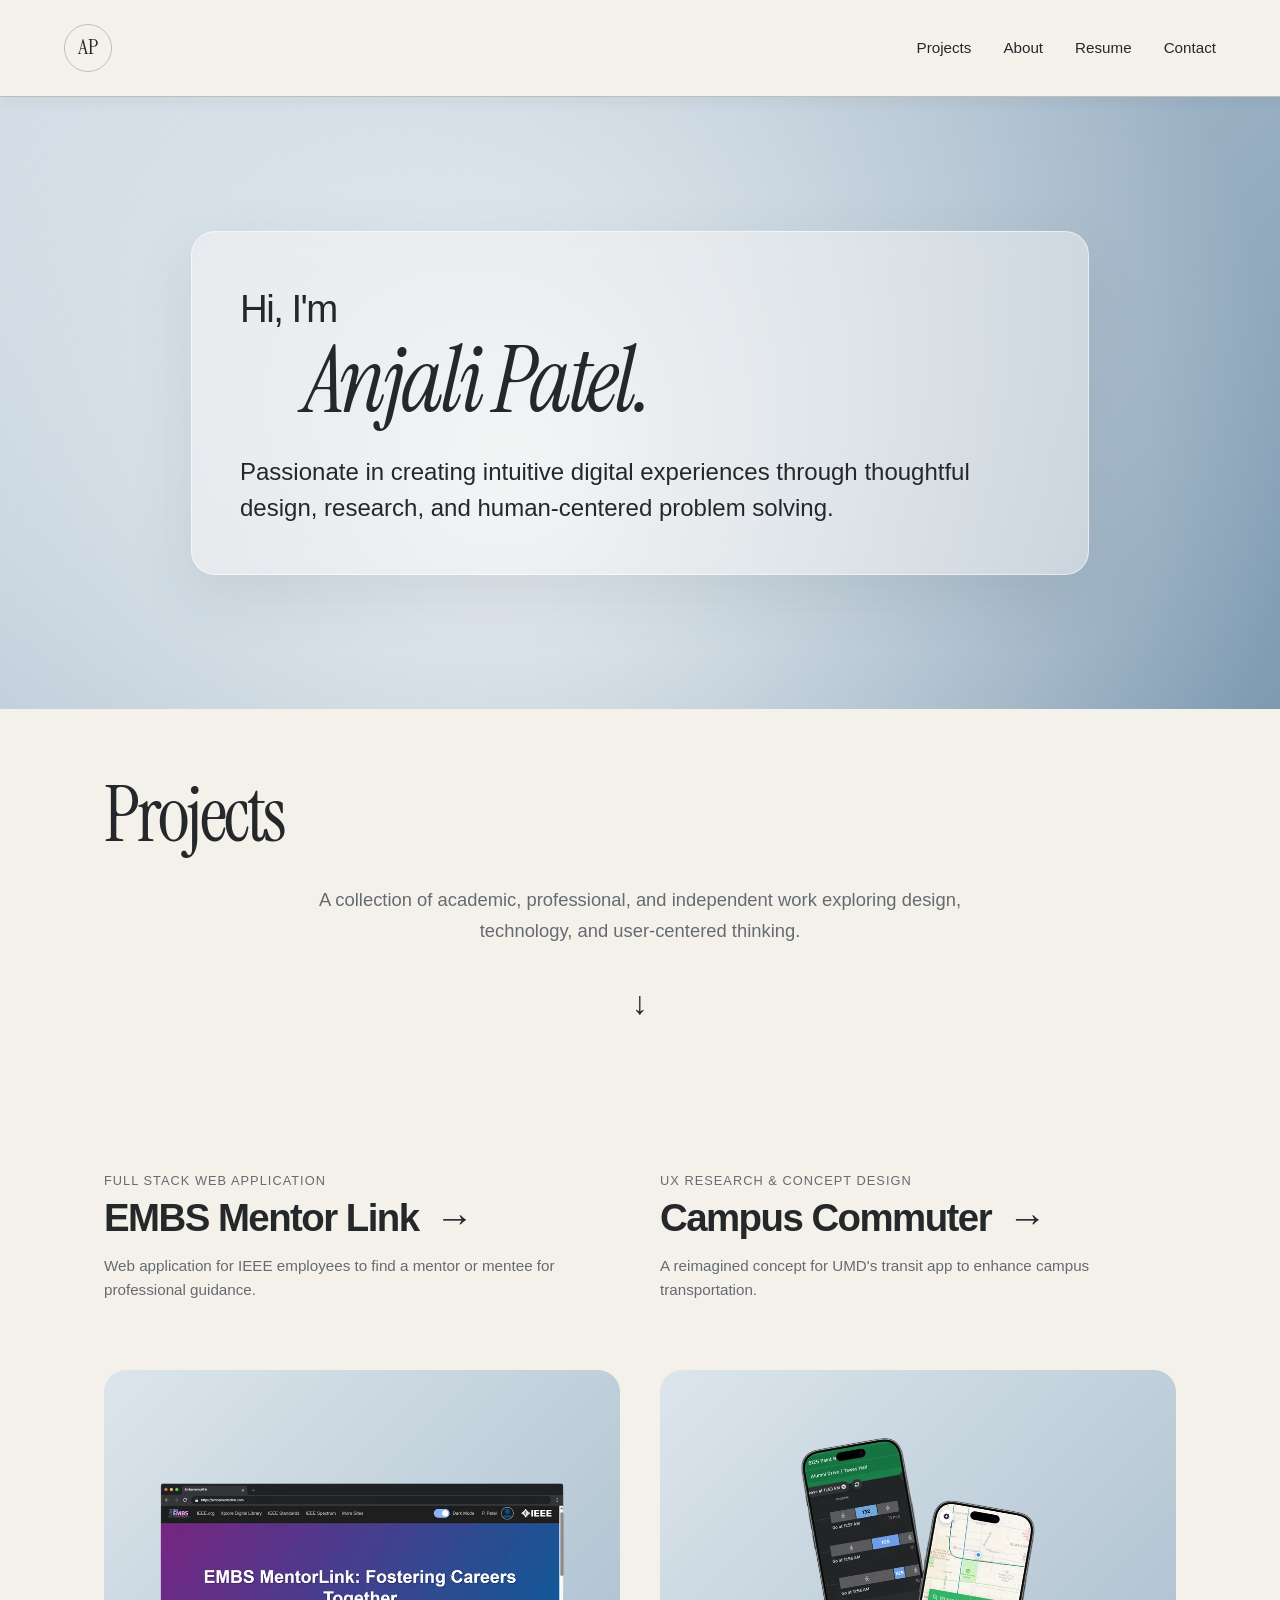
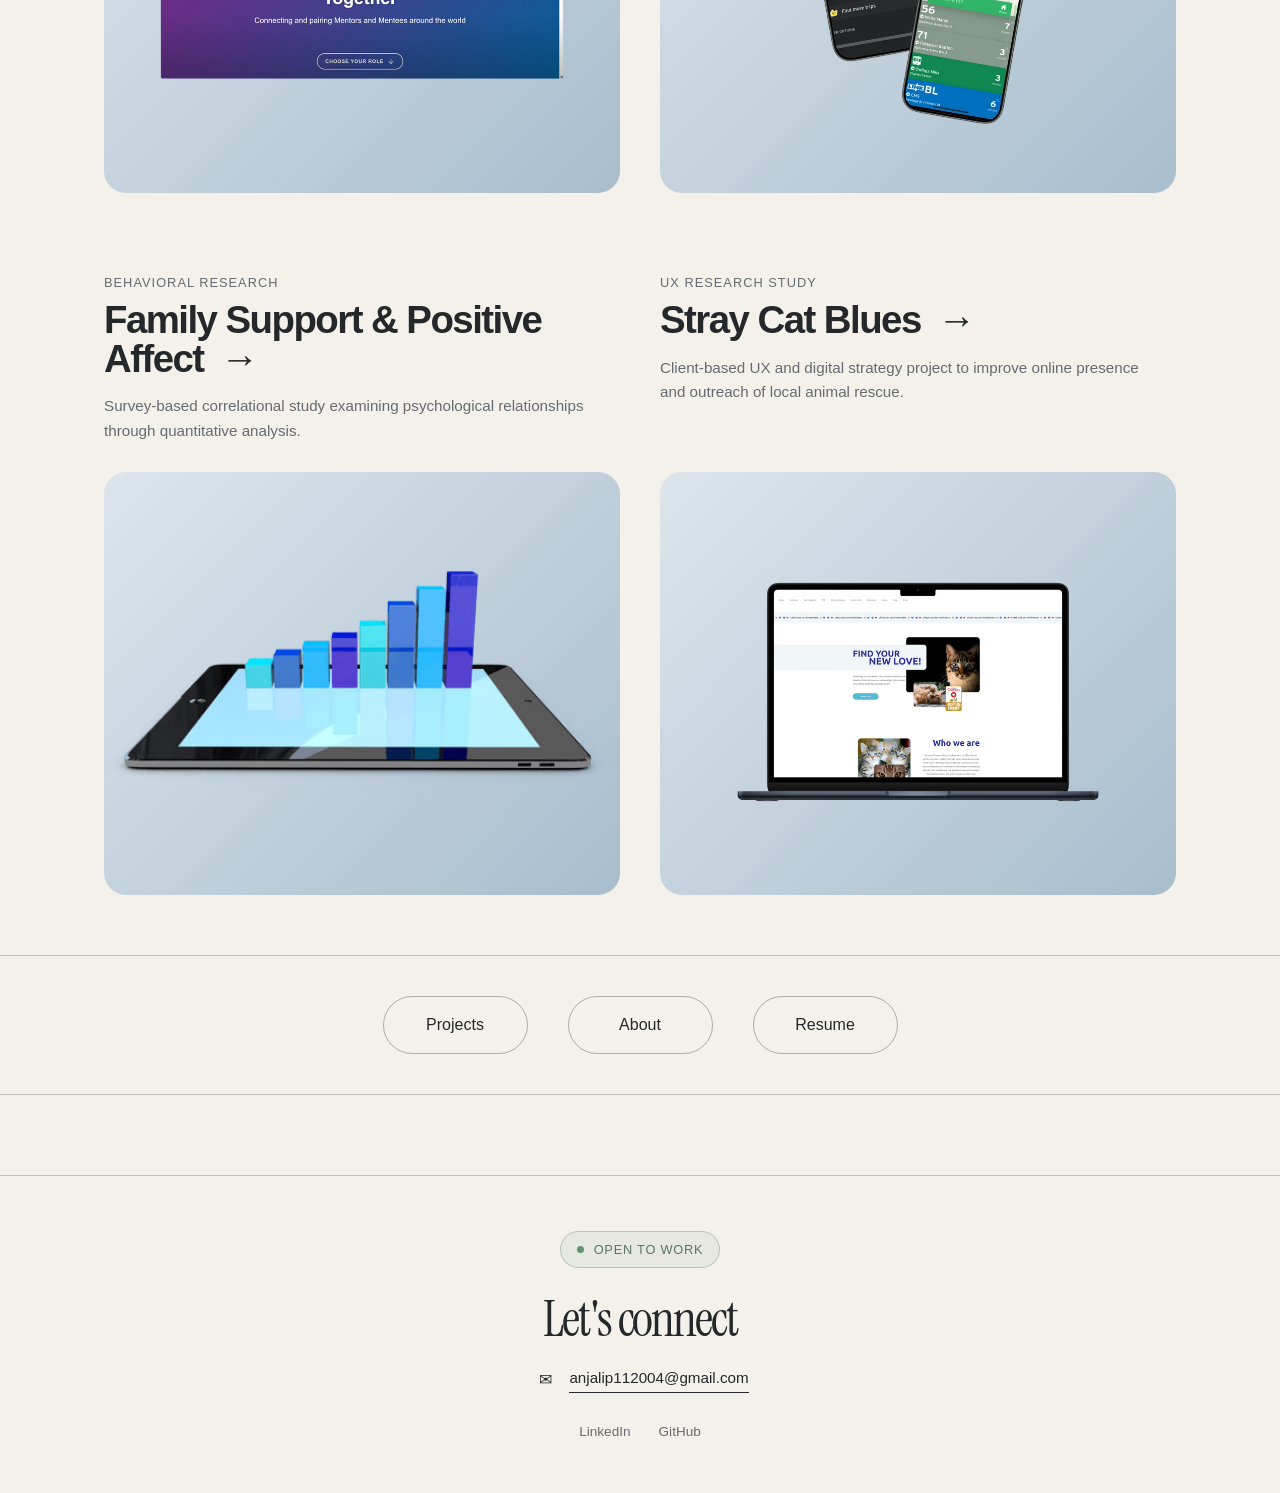
<file: index.html>
<!DOCTYPE html>
<html lang="en">

<head>
    <meta charset="UTF-8">
    <meta name="viewport" content="width=device-width, initial-scale=1.0">

    <title>Anjali Patel | UX & Design</title>

    <link rel="preconnect" href="https://fonts.googleapis.com">
    <link rel="preconnect" href="https://fonts.gstatic.com" crossorigin>

    <link href="https://fonts.googleapis.com/css2?family=Google+Sans:wght@400;500;600;700&family=Instrument+Serif:ital@0;1&display=swap" rel="stylesheet">
    
    <link rel="stylesheet" href="css/style.css">
    <link rel="stylesheet" href="css/home.css">
</head>

<body>
    <!--NAVIGATION-->
    <div id="navbar"></div>

    <main>
        <!--HERO-->

        <section class="hero">
            
            <div class="hero-background"></div>

            <div class="hero-content">
                
                 <p class="hero-greeting">
                    Hi, I'm
                </p>

                <h1 class="hero-name">
                    Anjali Patel.
                </h1>

                <p class="hero-description">
                    Passionate in creating intuitive digital experiences
                    through thoughtful design, research, and
                    human-centered problem solving.
                 </p>

            </div>

        </section>

        <!--PROJECTS-->

        <section id="projects" class="projects-section">

            <div class="section-intro">
                <h2>Projects</h2>
                <p>
                    A collection of academic, professional, and independent work exploring design, technology, and user-centered thinking.
                </p>

                <a href="#project-grid" class="scroll-arrow" aria-label="Scroll to projects">
                    ↓
                </a>
            </div>

            <div id="project-grid" class="project-grid">

                <!--PROJECT 1-->

                <a href="ieee.html" class="project-card">
                    
                    <div class="project-info">
                        <p class="project-type">
                            FULL STACK WEB APPLICATION
                        </p>

                        <h3>
                            EMBS Mentor Link
                            <span class="arrow">→</span>
                        </h3>

                        <p class="project-description">
                            Web application for IEEE employees to find a mentor or mentee for professional guidance.
                        </p>
                    </div>

                    <div class="project-image">
                        <img src="images/ieee-project-img.png" alt="EMBS Mentor Link Web Application">
                        <!--<span>Mentor Link</span>-->
                    </div>

                </a>


                <!--PROJECT 2-->

                <a href="campus-commuter.html" class="project-card">

                    <div class="project-info">
                        <p class="project-type">
                            UX RESEARCH & CONCEPT DESIGN
                        </p>

                        <h3>
                            Campus Commuter
                            <span class="arrow">→</span>
                        </h3>

                        <p class="project-description">
                            A reimagined concept for UMD's transit app to enhance campus transportation.
                        </p>
                    </div>

                    <div class="project-image">
                        <img src="images/campus-commuter-project-img.png" alt="Campus Commuter Transit App">
                        <!--<span>Campus Commuter</span>-->
                    </div>

                </a>


                <!--PROJECT 3-->

                <a href="behavioral-research.html" class="project-card">
                   
                    <div class="project-info">
                        <p class="project-type">
                            BEHAVIORAL RESEARCH
                        </p>

                        <h3>
                            Family Support & Positive Affect
                            <span class="arrow">→</span>
                        </h3>

                        <p class="project-description">
                            Survey-based correlational study examining psychological relationships through quantitative analysis.
                        </p>
                    </div>

                    <div class="project-image">
                        <img src="images/behavioral-research-project-img.png" alt="Behavioral Research Study - Family Support vs. Positive Affect">
                        <!--<span>Psychology Research</span>-->
                    </div>

                </a>


                <!--PROJECT 4-->

                <a href="stray-cat-blues.html" class="project-card">

                    <div class="project-info">
                        <p class="project-type">
                            UX RESEARCH STUDY
                        </p>

                        <h3>
                            Stray Cat Blues
                            <span class="arrow">→</span>
                        </h3>

                        <p class="project-description">
                            Client-based UX and digital strategy project to improve online presence and outreach of local animal rescue.
                        </p>
                    </div>

                    <div class="project-image">
                        <img src="images/stray-cat-blues-project-img.png" alt="Stray Cat Blues Website & Digital Strategy">
                        <!--<span>Stray Cat Blues</span>-->
                    </div>

                </a>

            </div>



            <!--PAGE NAVIGATION-->

            <div class="page-navigation">

                <a href="#projects" class="page-nav-button">
                    Projects
                </a>

                <a href="about.html" class="page-nav-button">
                    About
                </a>

                <a href="resume.html" class="page-nav-button">
                    Resume
                </a>

            </div>

        </section>



        <!--CONTACT-->
        <div id="contact"></div>
        

    </main>



    <!--JAVASCRIPT-->
    <script src="js/script.js"></script>

</body>

</html>
</file>
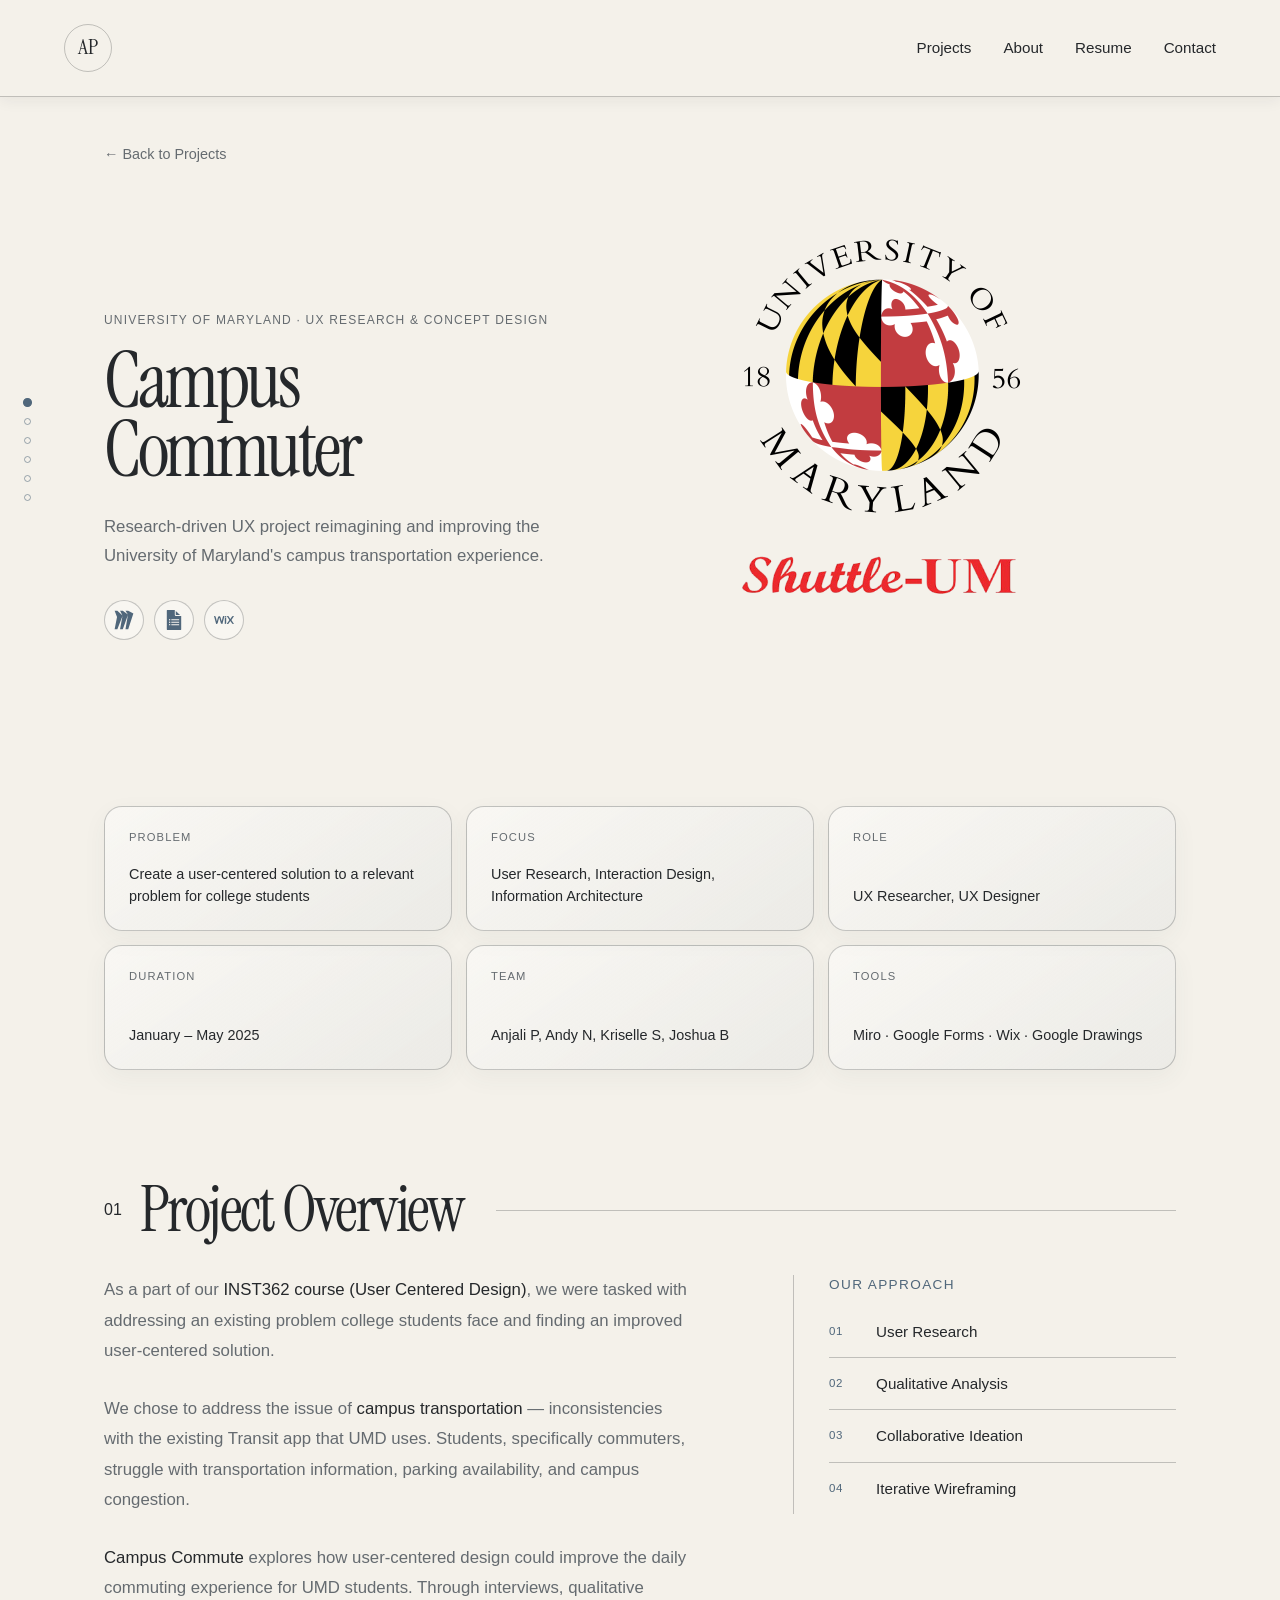
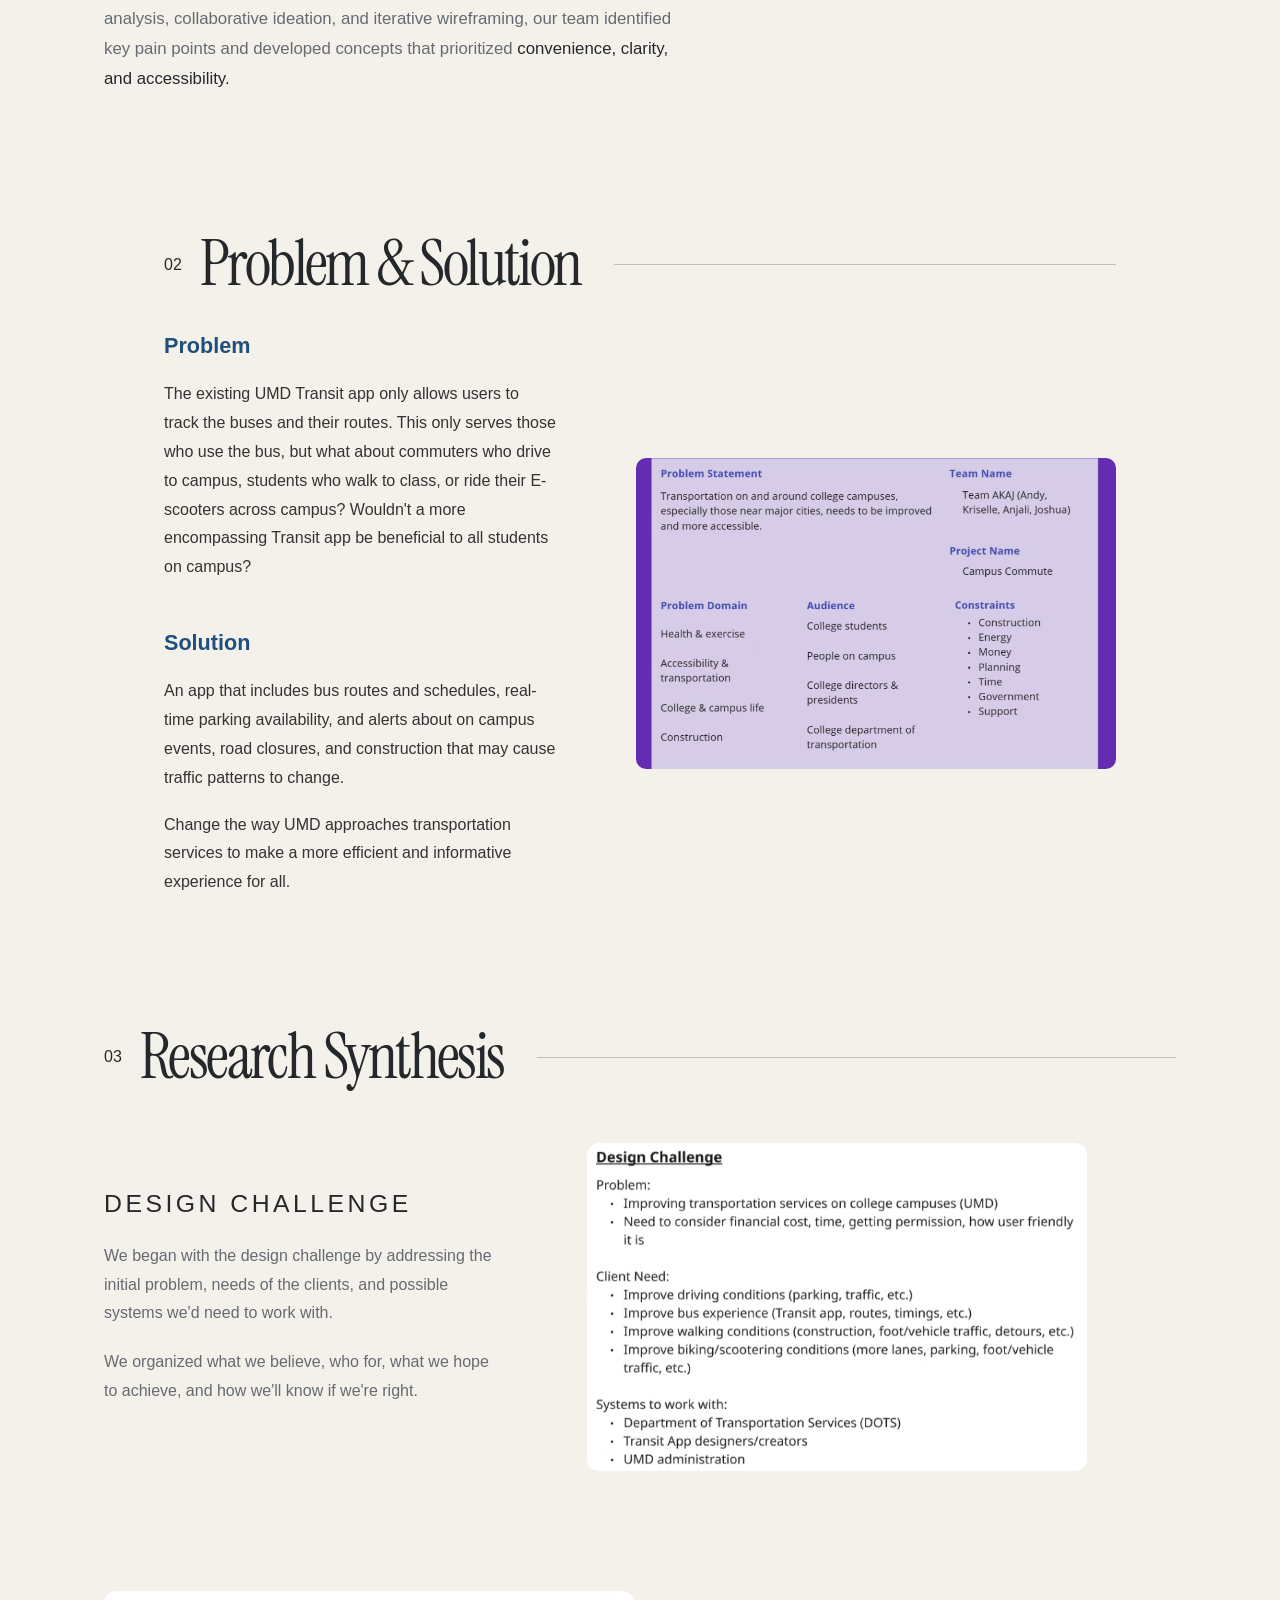
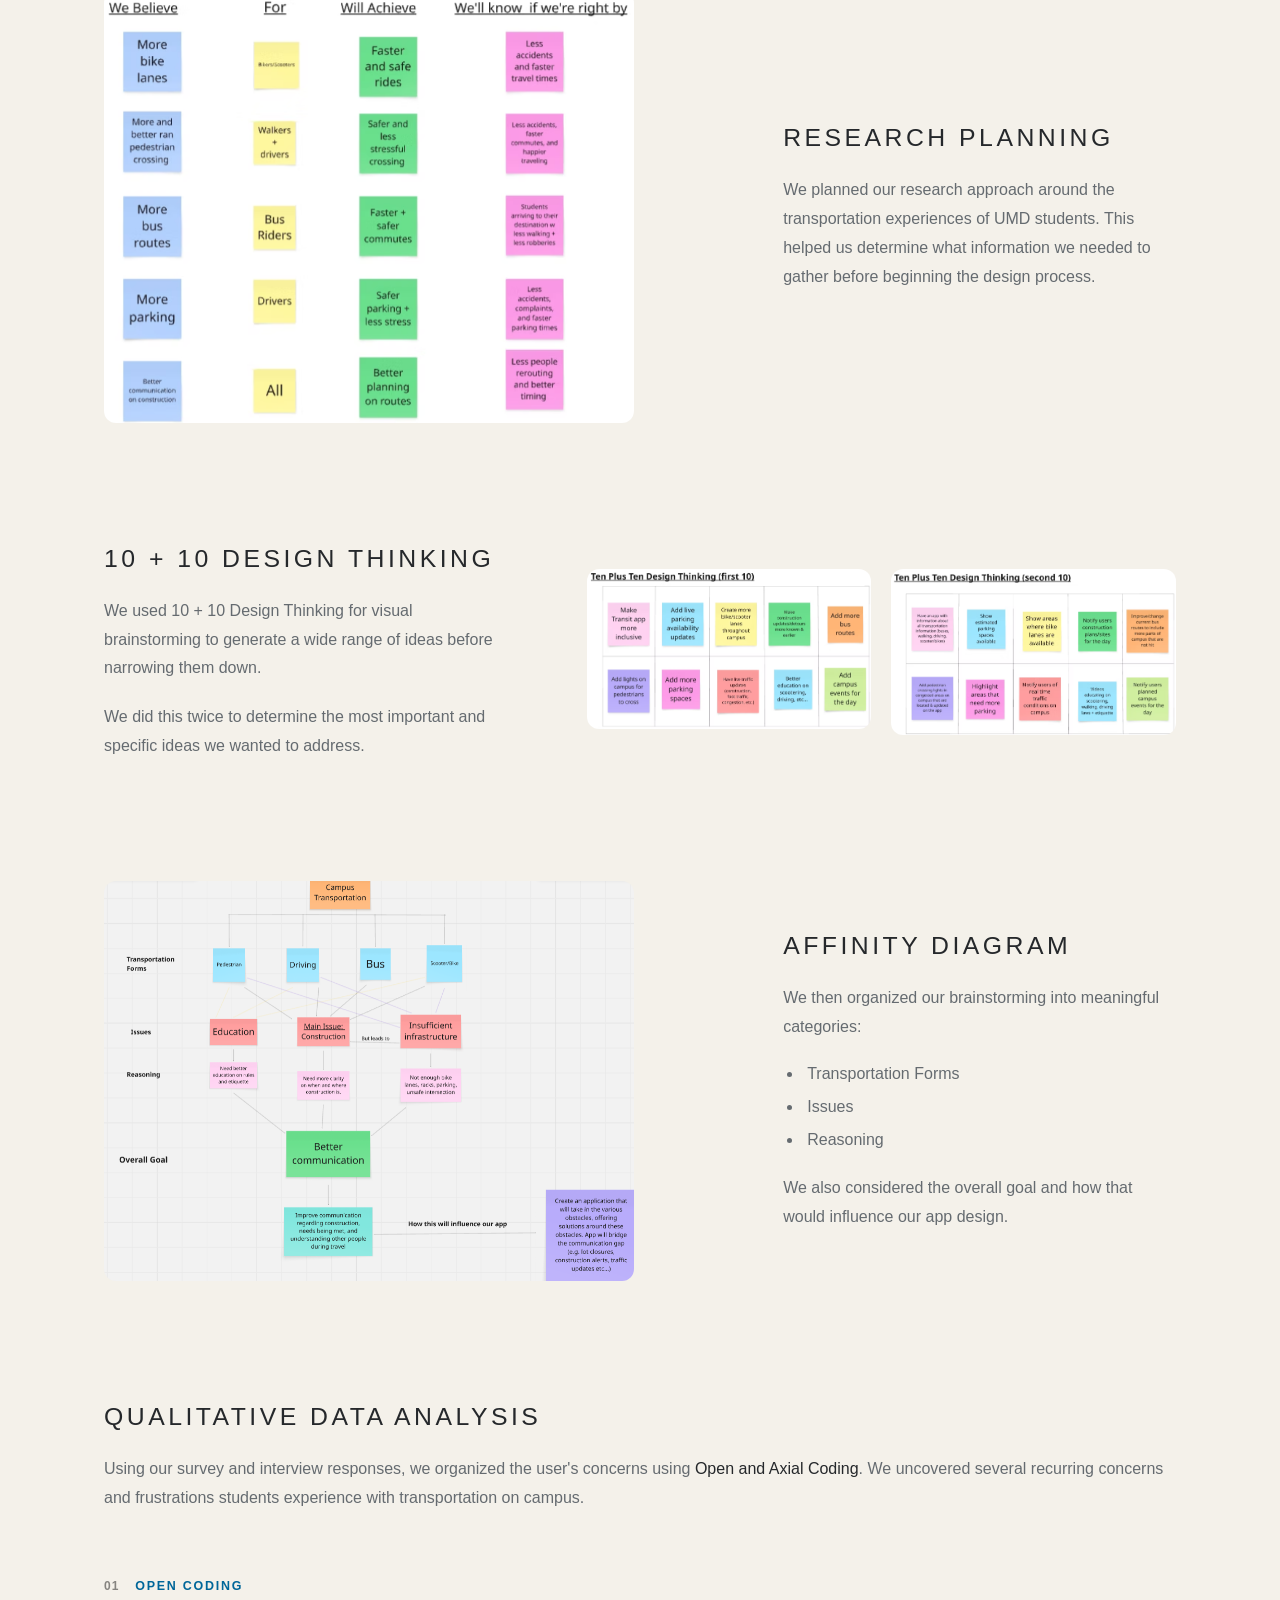
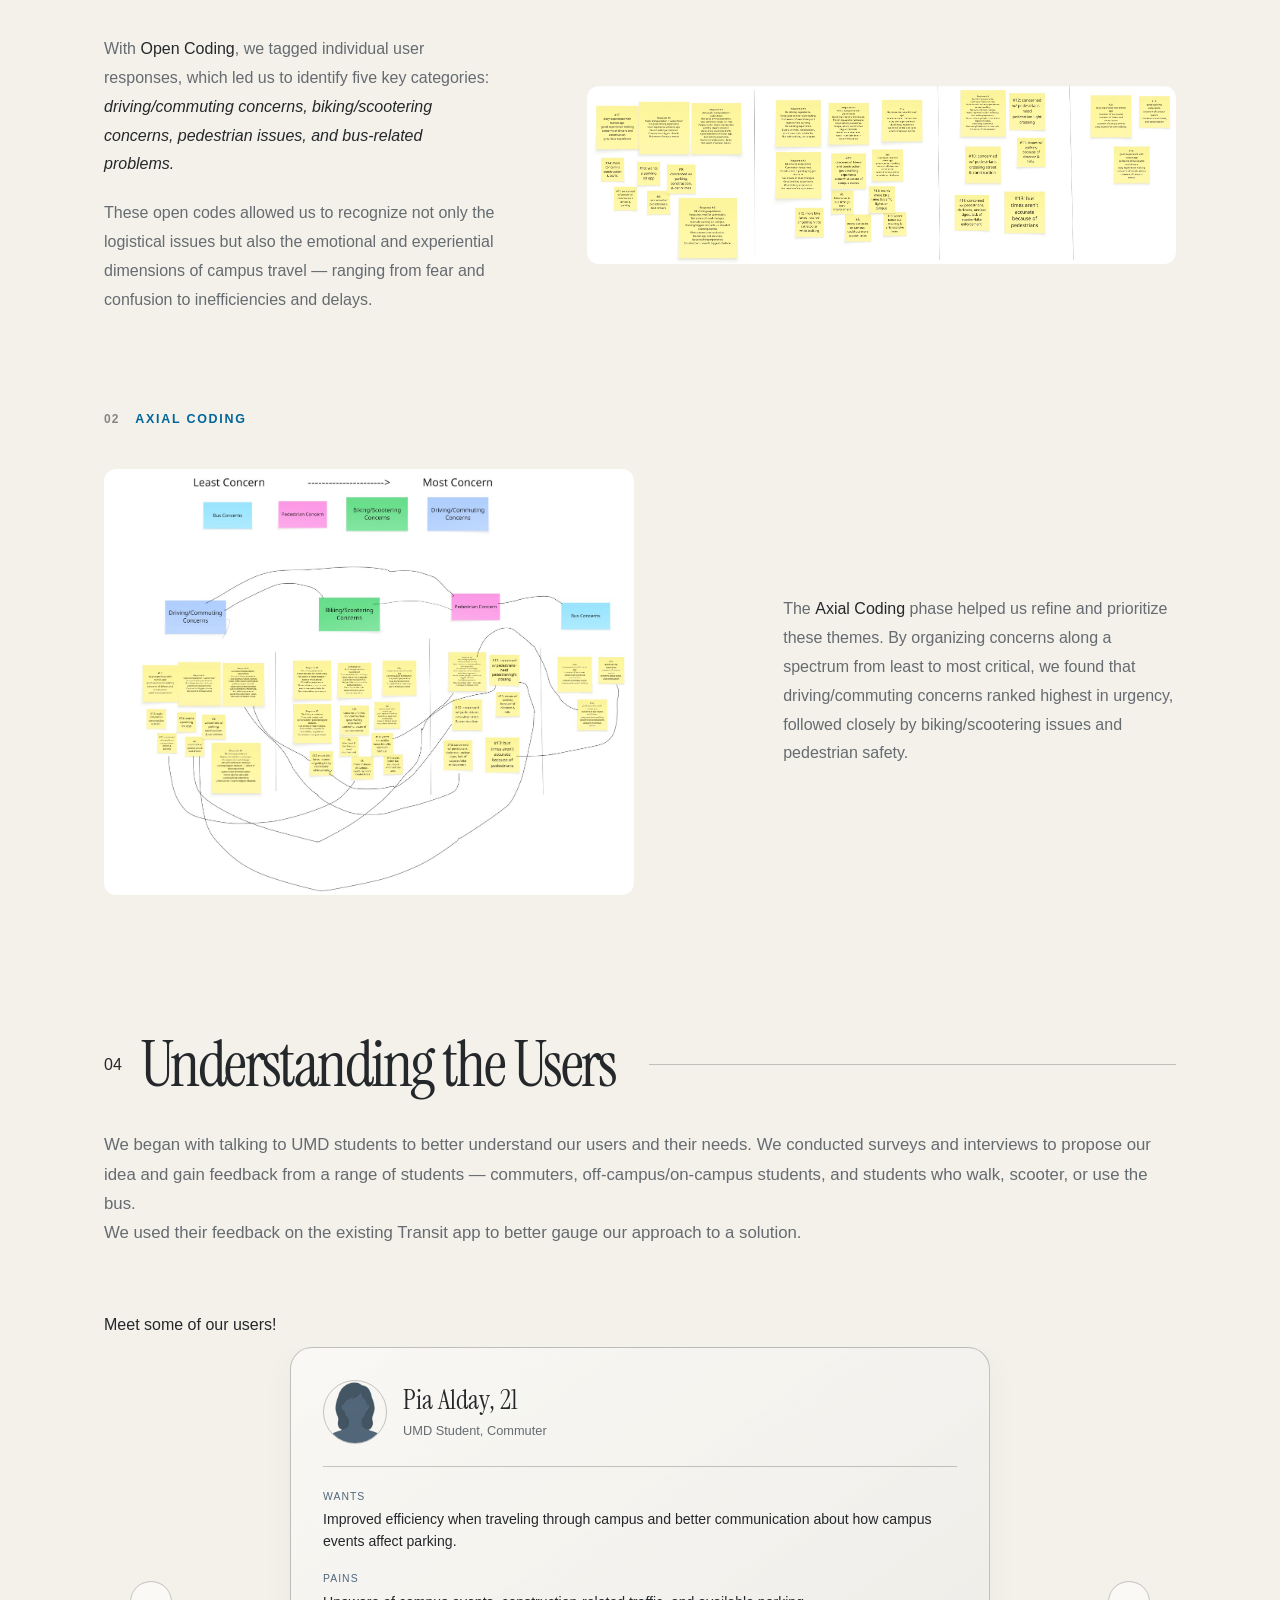
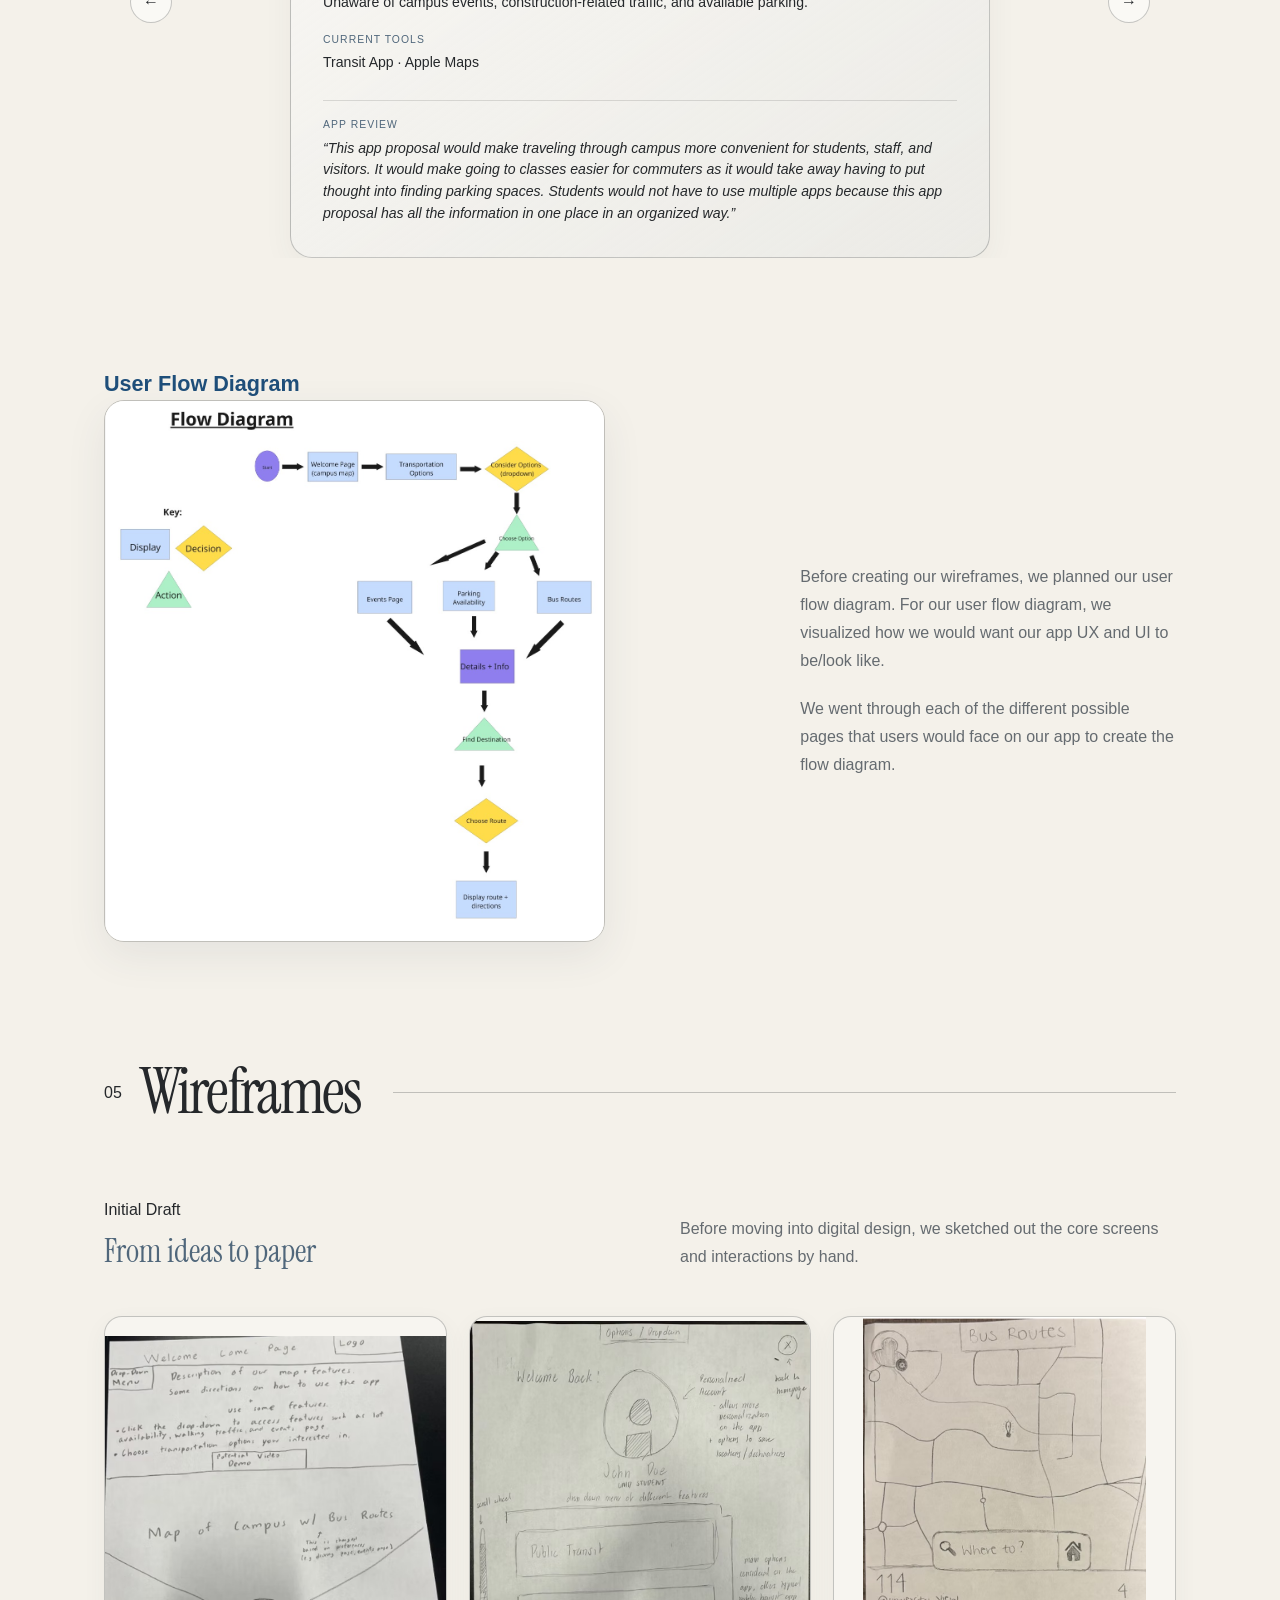
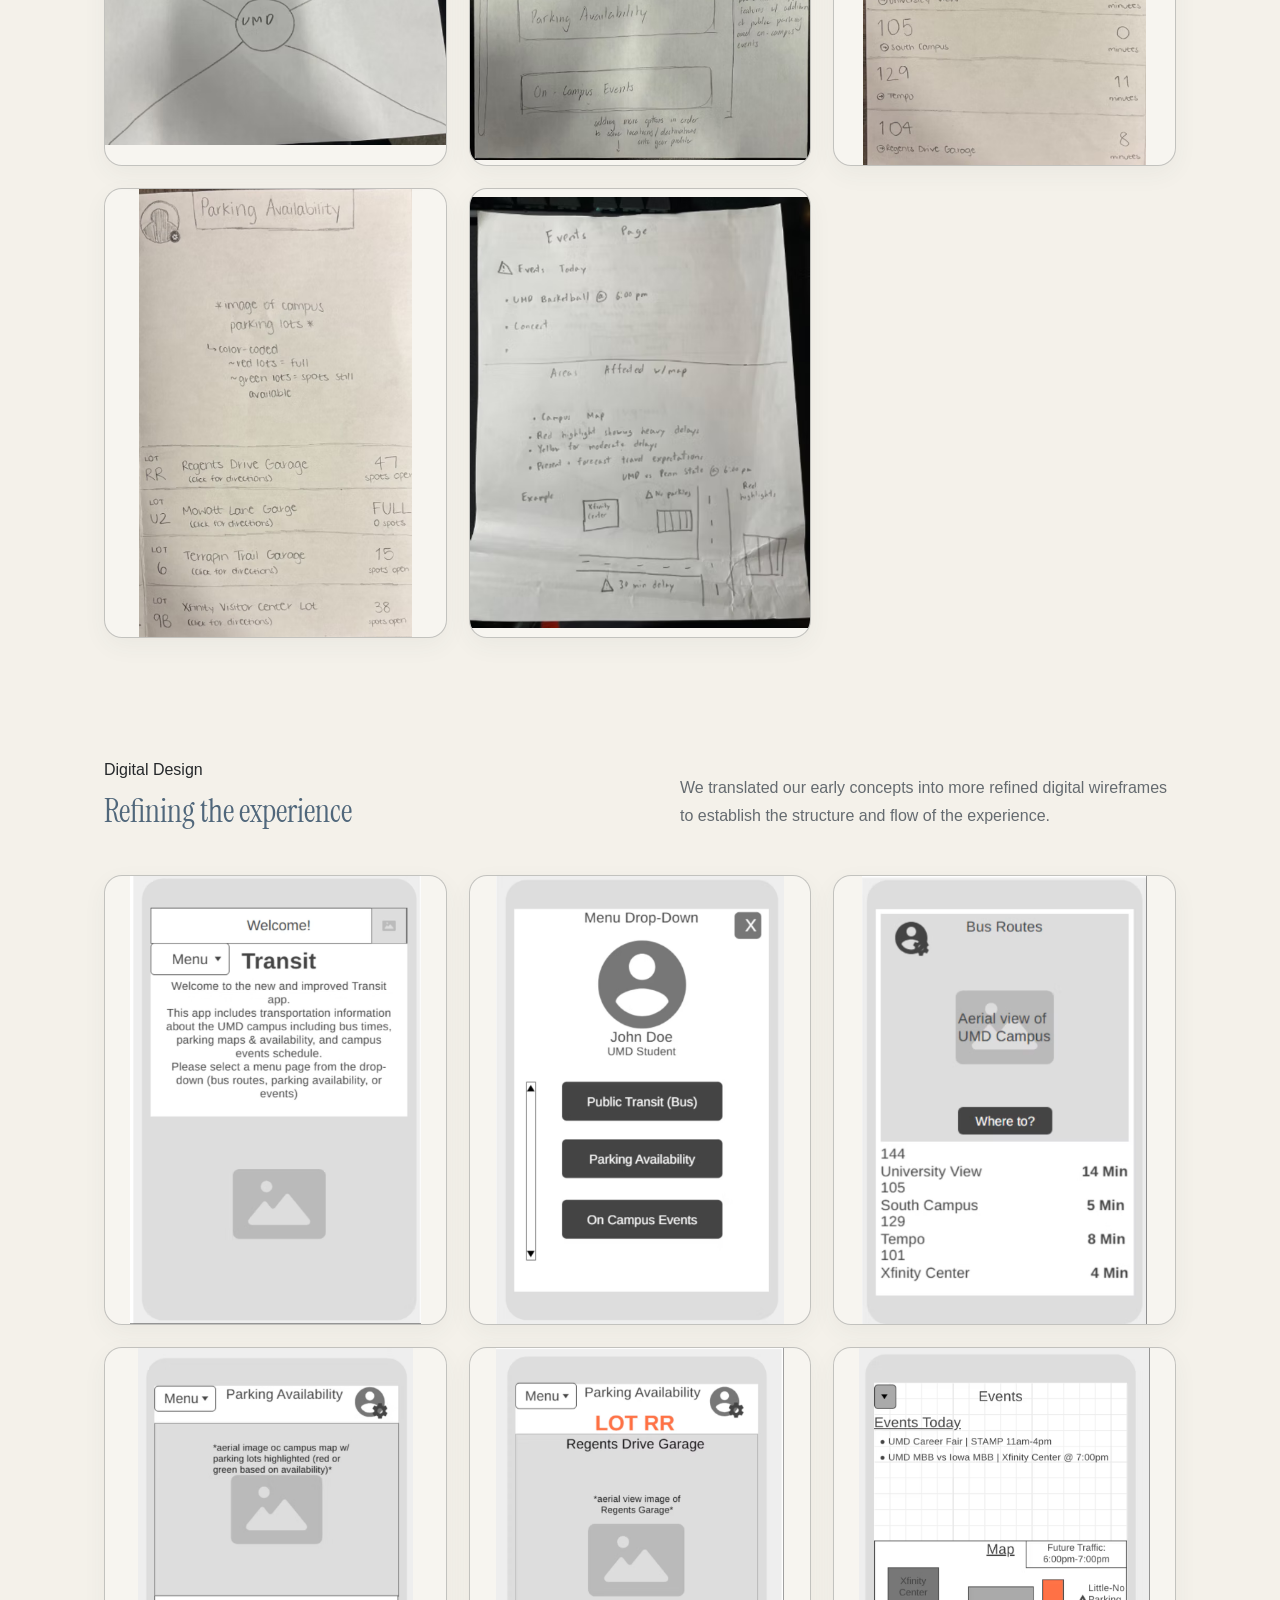
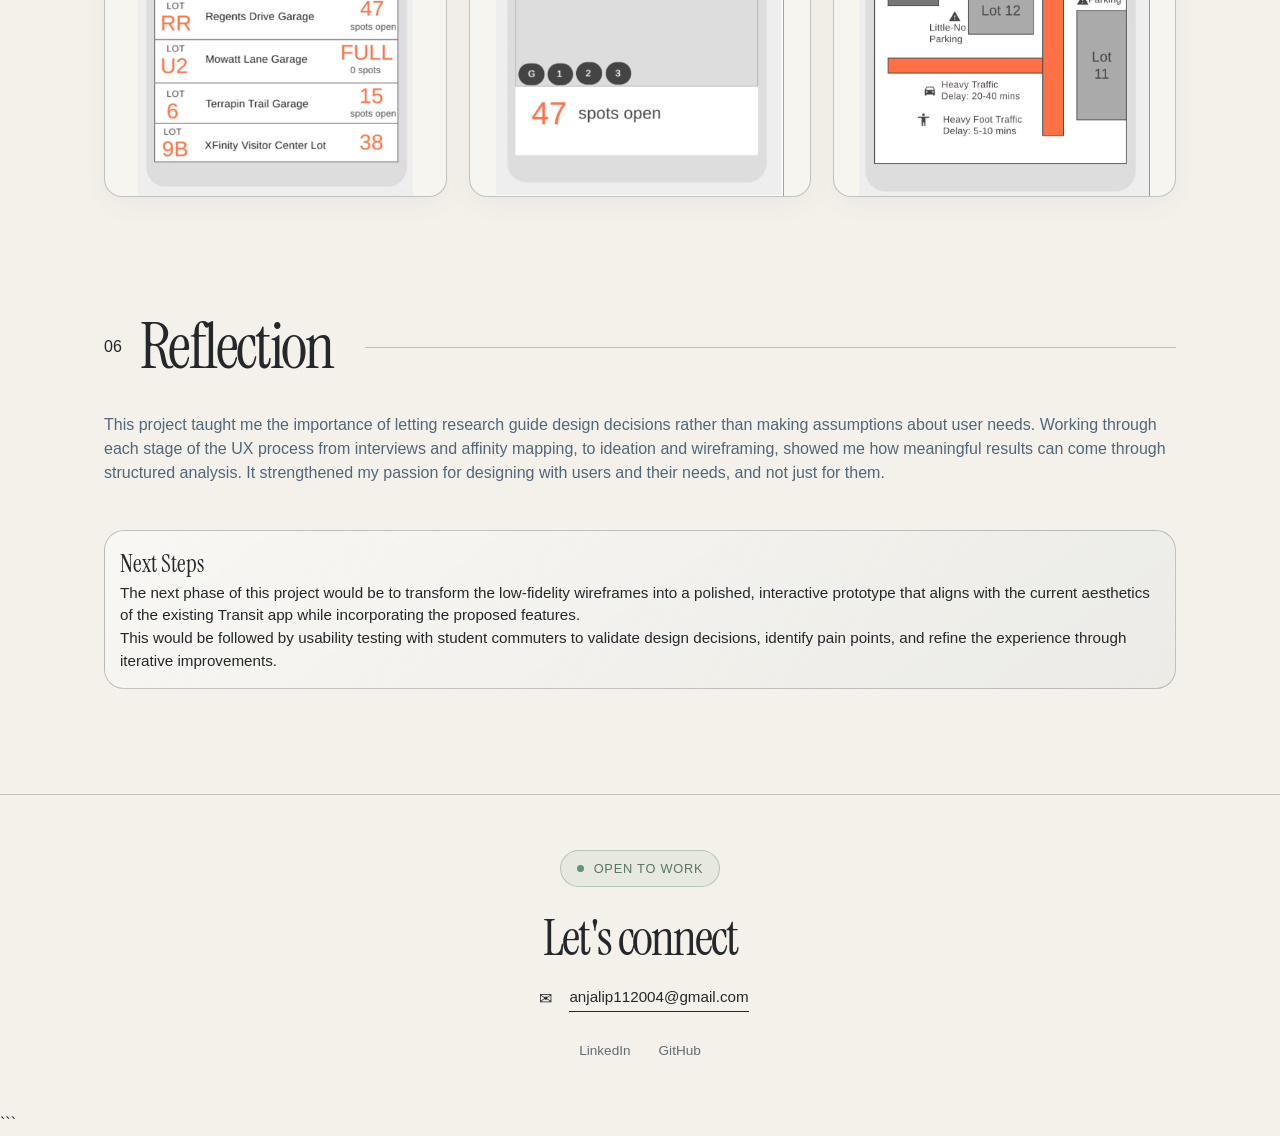
<file: campus-commuter.html>
<!DOCTYPE html>
<html lang="en">

<head>
    <meta charset="UTF-8">
    <meta name="viewport" content="width=device-width, initial-scale=1.0">

    <title>Campus Commuter | Anjali Patel</title>

    <link rel="stylesheet" href="css/style.css">
    <link rel="stylesheet" href="css/campus-commuter.css">

    <!-- Google Fonts -->
    <link rel="preconnect" href="https://fonts.googleapis.com">
    <link rel="preconnect" href="https://fonts.gstatic.com" crossorigin>

    <link
        href="https://fonts.googleapis.com/css2?family=Google+Sans:ital,wght@0,400;0,500;0,600;1,400&family=Instrument+Serif:ital@0;1&display=swap"
        rel="stylesheet"
    >
</head>


<body>

    <!--NAVIGATION-->
    <div id="navbar"></div>


    <!-- ==================================================
         PROJECT PROGRESS INDICATOR
         ================================================== -->

    <aside class="project-progress" aria-label="Project sections">

        <a href="#overview" class="progress-item active">
            <span class="progress-number">01</span>
            <span class="progress-label">Overview</span>
        </a>

        <a href="#problem-solution" class="progress-item">
            <span class="progress-number">02</span>
            <span class="progress-label">Problem</span>
        </a>

        <a href="#research-synthesis" class="progress-item">
            <span class="progress-number">03</span>
            <span class="progress-label">Research</span>
        </a>

        <a href="#users" class="progress-item">
            <span class="progress-number">04</span>
            <span class="progress-label">Users</span>
        </a>

        <a href="#wireframes" class="progress-item">
            <span class="progress-number">05</span>
            <span class="progress-label">Wireframes</span>
        </a>

        <a href="#reflection" class="progress-item">
            <span class="progress-number">06</span>
            <span class="progress-label">Reflection</span>
        </a>

    </aside>




    <!-- ==================================================
         MAIN PROJECT CONTENT
         ================================================== -->

    <main class="project-page">


        <!-- ==================================================
             BACK TO PROJECTS
             ================================================== -->

        <a href="index.html#projects" class="project-back">
            ← Back to Projects
        </a>


        <!-- ==================================================
             PROJECT HERO
             ================================================== -->

        <section class="project-hero">

            <!-- LEFT -->
            <div class="project-hero-content">

                <p class="project-eyebrow">
                    University of Maryland · UX Research & Concept Design
                </p>

                <h1>
                    Campus<br>
                    Commuter
                </h1>

                <p class="project-hero-description">
                    Research-driven UX project reimagining and improving
                    the University of Maryland's campus transportation
                    experience.
                </p>


                <!-- PROJECT TOOLS -->

                <div class="project-tools">

                    <div class="project-tool">
                        <img
                            src="images/tools/miro.svg"
                            alt="Miro"
                        >
                    </div>

                    <div class="project-tool">
                        <img
                            src="images/tools/google-forms.svg"
                            alt="Google Forms"
                        >
                    </div>

                    <div class="project-tool">
                        <img
                            src="images/tools/wix.svg"
                            alt="Wix"
                        >
                    </div>

                </div>

            </div>


            <!-- RIGHT -->
            <div class="campus-hero-visual">

                <!-- Replace filenames with the actual project assets -->
                <div class="campus-logo-pair">

                    <img
                        src="images/campus-commuter/umd-logo.png"
                        alt="University of Maryland logo"
                    >

                    <img
                        src="images/campus-commuter/shuttle-um-logo.png"
                        alt="Shuttle-UM logo"
                    >

                </div>

            </div>

        </section>


        <!-- ==================================================
             PROJECT DETAILS
             ================================================== -->

        <section class="project-details">

            <div class="project-detail-card">
                <span class="project-detail-label">
                    Problem
                </span>

                <span class="project-detail-value">
                    Create a user-centered solution to a relevant
                    problem for college students
                </span>
            </div>


            <div class="project-detail-card">
                <span class="project-detail-label">
                    Focus
                </span>

                <span class="project-detail-value">
                    User Research, Interaction Design,
                    Information Architecture
                </span>
            </div>


            <div class="project-detail-card">
                <span class="project-detail-label">
                    Role
                </span>

                <span class="project-detail-value">
                    UX Researcher, UX Designer
                </span>
            </div>


            <div class="project-detail-card">
                <span class="project-detail-label">
                    Duration
                </span>

                <span class="project-detail-value">
                    January – May 2025
                </span>
            </div>


            <div class="project-detail-card">
                <span class="project-detail-label">
                    Team
                </span>

                <span class="project-detail-value">
                    Anjali P, Andy N, Kriselle S, Joshua B
                </span>
            </div>


            <div class="project-detail-card">
                <span class="project-detail-label">
                    Tools
                </span>

                <span class="project-detail-value">
                    Miro · Google Forms · Wix · Google Drawings
                </span>
            </div>

        </section>



        <!-- ==================================================
        PROJECT OVERVIEW — CAMPUS COMMUTER
        ================================================== -->

        <section class="project-section campus-overview-section" id="overview">

            <div class="project-section-header">
                <span class="project-section-number">
                    01
                </span>

                <h2 class="project-section-title">
                    Project Overview
                </h2>
            </div>


            <div class="campus-overview-layout">

                <!-- Overview text -->
                <div class="campus-overview-content">

                    <p>
                        As a part of our <strong>INST362 course (User Centered Design)</strong>,
                        we were tasked with addressing an existing problem college students
                        face and finding an improved user-centered solution.
                    </p>

                    <p>
                        We chose to address the issue of <strong>campus transportation</strong> —
                        inconsistencies with the existing Transit app that UMD uses.
                        Students, specifically commuters, struggle with transportation
                        information, parking availability, and campus congestion.
                    </p>

                    <p>
                        <strong>Campus Commute</strong> explores how user-centered design
                        could improve the daily commuting experience for UMD students.
                        Through interviews, qualitative analysis, collaborative ideation,
                        and iterative wireframing, our team identified key pain points
                        and developed concepts that prioritized
                        <strong>convenience, clarity, and accessibility.</strong>
                    </p>

                </div>


                <!-- Project approach -->
                <div class="campus-overview-aside">

                    <div class="campus-overview-label">
                        Our Approach
                    </div>

                    <div class="campus-overview-steps">

                        <div class="campus-overview-step">
                            <span>01</span>
                            <p>User Research</p>
                        </div>

                        <div class="campus-overview-step">
                            <span>02</span>
                            <p>Qualitative Analysis</p>
                        </div>

                        <div class="campus-overview-step">
                            <span>03</span>
                            <p>Collaborative Ideation</p>
                        </div>

                        <div class="campus-overview-step">
                            <span>04</span>
                            <p>Iterative Wireframing</p>
                        </div>

                    </div>

                </div>

            </div>

        </section>



        <!-- ==================================================
             02 — PROBLEM & SOLUTION
             ================================================== -->

            <section class="campus-problem-solution" id="problem-solution">

                <div class="project-section-header">
                    <span class="project-section-number">
                        02
                    </span>

                    <h2 class="project-section-title">
                        Problem & Solution
                    </h2>
                </div>

                <div class="campus-problem-layout">

                    <!-- TEXT -->
                    <div class="campus-problem-text">

                        <div class="campus-problem-block">
                            <h3>Problem</h3>

                            <p>
                                The existing UMD Transit app only allows users to
                                track the buses and their routes. This only serves those
                                who use the bus, but what about commuters who drive to
                                campus, students who walk to class, or ride their E-scooters
                                across campus? Wouldn't a more encompassing Transit app
                                be beneficial to all students on campus?
                            </p>
                        </div>

                        <div class="campus-solution-block">
                            <h3>Solution</h3>

                            <p>
                                An app that includes bus routes and schedules,
                                real-time parking availability, and alerts about on campus
                                events, road closures, and construction that may cause
                                traffic patterns to change.
                            </p>

                            <p>
                                Change the way UMD approaches transportation services to
                                make a more efficient and informative experience for all.
                            </p>
                        </div>

                    </div>

                    <!-- IMAGE -->
                    <div class="campus-problem-image">
                        <img
                            src="images/campus-commuter/problem-statement.png"
                            alt="Campus Commuter problem statement and initial project information"
                        >
                    </div>

                </div>

            </section>



        <!-- ==================================================
        RESEARCH SYNTHESIS
        ================================================== -->

        <section class="campus-section campus-research-section" id="research-synthesis">

            <div class="project-section-header">
                <span class="project-section-number">
                        03
                    </span>

                    <h2 class="project-section-title">
                        Research Synthesis
                    </h2>
            </div>
        


            <!-- DESIGN CHALLENGE -->
            <div class="research-block research-block-intro">

                <div class="research-text">
                    <h3 class="campus-research-label">Design Challenge</h3>

                    <p>
                        We began with the design challenge by addressing the initial
                        problem, needs of the clients, and possible systems we'd need
                        to work with.
                    </p>

                    <p>
                        We organized what we believe, who for, what we hope to achieve,
                        and how we'll know if we're right.
                    </p>
                </div>

                <div class="research-image research-image-large">
                    <img
                        src="images/campus-commuter/design-challenge.png"
                        alt="Campus Commuter design challenge"
                    >
                </div>

            </div>


            <!-- RESEARCH PLANNING -->
            <div class="research-block research-block-reverse">

                <div class="research-image">
                    <img
                        src="images/campus-commuter/research-planning.png"
                        alt="Campus Commuter research planning"
                    >
                </div>

                <div class="research-text">
                    <h3 class="campus-research-label">Research Planning</h3>

                    <p>
                        We planned our research approach around the transportation
                        experiences of UMD students. This helped us determine what
                        information we needed to gather before beginning the design
                        process.
                    </p>
                </div>

            </div>


            <!-- 10 + 10 DESIGN THINKING -->
            <div class="research-block">

                <div class="research-text">
                    <h3 class="campus-research-label">10 + 10 Design Thinking</h3>

                    <p>
                        We used 10 + 10 Design Thinking for visual brainstorming to
                        generate a wide range of ideas before narrowing them down.
                    </p>

                    <p>
                        We did this twice to determine the most important and specific
                        ideas we wanted to address.
                    </p>
                </div>

                <div class="research-image-pair">

                    <img
                        src="images/campus-commuter/10-10-design-thinking-1.png"
                        alt="First 10 + 10 Design Thinking brainstorming exercise"
                    >

                    <img
                        src="images/campus-commuter/10-10-design-thinking-2.png"
                        alt="Second 10 + 10 Design Thinking brainstorming exercise"
                    >

                </div>

            </div>


            <!-- AFFINITY DIAGRAM -->
            <div class="research-block research-block-reverse">

                <div class="research-image">
                    <img
                        src="images/campus-commuter/affinity-diagram.png"
                        alt="Campus Commuter affinity diagram"
                    >
                </div>

                <div class="research-text">

                    <h3 class="campus-research-label">Affinity Diagram</h3>

                    <p>
                        We then organized our brainstorming into meaningful categories:
                    </p>

                    <ul>
                        <li>Transportation Forms</li>
                        <li>Issues</li>
                        <li>Reasoning</li>
                    </ul>

                    <p>
                        We also considered the overall goal and how that would influence
                        our app design.
                    </p>

                </div>

            </div>


            

            <!-- QUALITATIVE DATA ANALYSIS -->
            <div class="qualitative-analysis">

                <!-- SECTION INTRO -->
                <div class="research-text">

                    <h3 class="campus-research-label">
                        Qualitative Data Analysis
                    </h3>

                    <p class="qualitative-intro">
                        Using our survey and interview responses, we organized the
                        user's concerns using <strong>Open and Axial Coding</strong>.
                        We uncovered several recurring concerns and frustrations
                        students experience with transportation on campus.
                    </p>

                </div>


                <!-- OPEN CODING -->
                <div class="coding-subsection coding-open">

                    <div class="coding-subsection-header">
                        <span class="coding-step">01</span>

                        <h3 class="campus-research-label">
                            Open Coding
                        </h3>
                    </div>


                    <div class="research-block">

                        <div class="research-text">

                            <p>
                                With <strong>Open Coding</strong>, we tagged individual
                                user responses, which led us to identify five key
                                categories: <em>driving/commuting concerns,
                                biking/scootering concerns, pedestrian issues,
                                and bus-related problems.</em>
                            </p>

                            <p>
                                These open codes allowed us to recognize not only the
                                logistical issues but also the emotional and
                                experiential dimensions of campus travel — ranging
                                from fear and confusion to inefficiencies and delays.
                            </p>

                        </div>


                        <div class="research-image research-image-open-coding">

                            <img
                                src="images/campus-commuter/open-coding.jpg"
                                alt="Campus Commuter open coding analysis"
                            >

                        </div>

                    </div>

                </div>


                <!-- AXIAL CODING -->
                <div class="coding-subsection coding-axial">

                    <div class="coding-subsection-header">
                        <span class="coding-step">02</span>

                        <h3 class="campus-research-label">
                            Axial Coding
                        </h3>
                    </div>


                    <div class="research-block research-block-reverse">

                        <div class="research-image">

                            <img
                                src="images/campus-commuter/axial-coding.jpg"
                                alt="Campus Commuter axial coding clustering"
                            >

                        </div>


                        <div class="research-text">

                            <p>
                                The <strong>Axial Coding</strong> phase helped us refine
                                and prioritize these themes. By organizing concerns
                                along a spectrum from least to most critical, we found
                                that driving/commuting concerns ranked highest in
                                urgency, followed closely by biking/scootering issues
                                and pedestrian safety.
                            </p>

                        </div>

                    </div>

                </div>

            </div>

        </section>



        <!-- ==================================================
             04 — UNDERSTANDING THE USERS
             ================================================== -->

        <section
            class="project-section campus-users-section"
            id="users"
        >

            <div class="project-section-header">

                <span class="project-section-number">
                    04
                </span>

                <h2 class="project-section-title">
                    Understanding the Users
                </h2>

            </div>


            <div class="users-intro">

                <p>
                    We began with talking to UMD students to better
                    understand our users and their needs. We conducted
                    surveys and interviews to propose our idea and gain
                    feedback from a range of students — commuters,
                    off-campus/on-campus students, and students who
                    walk, scooter, or use the bus.
                </p>

                <p>
                    We used their feedback on the existing Transit app
                    to better gauge our approach to a solution.
                </p>

            </div>


            <div class="users-heading">

                <span class="content-label">
                    Meet some of our users!
                </span>

            </div>


            <!-- PERSONA CAROUSEL -->

            <div class="persona-carousel">

                <button
                    class="persona-arrow persona-prev"
                    type="button"
                    aria-label="Previous persona"
                >
                    ←
                </button>


                <div class="persona-track">


                    <!-- PERSONA 1 — PIA -->

                    <article class="persona-card">

                        <div class="persona-header">

                            <div class="persona-photo">
                                <img
                                    src="images/campus-commuter/persona-profile.png"
                                    alt="Profile icon representing Pia Alday"
                                >
                            </div>
                        
                            <div>
                                <h3>
                                    Pia Alday, 21
                                </h3>

                                <span>
                                    UMD Student, Commuter
                                </span>

                            </div>

                        </div>


                        <div class="persona-details">

                            <div>
                                <span>Wants</span>
                                <p>
                                    Improved efficiency when traveling through campus
                                    and better communication about how campus events
                                    affect parking.
                                </p>
                            </div>

                            <div>
                                <span>Pains</span>
                                <p>
                                    Unaware of campus events, construction-related
                                    traffic, and available parking.
                                </p>
                            </div>

                            <div>
                                <span>Current Tools</span>
                                <p>
                                    Transit App · Apple Maps
                                </p>
                            </div>

                            <div class="persona-review">
                                <span>App Review</span>
                                <p>
                                    “This app proposal would make traveling through
                                    campus more convenient for students, staff, and
                                    visitors. It would make going to classes easier
                                    for commuters as it would take away having to put
                                    thought into finding parking spaces. Students
                                    would not have to use multiple apps because this
                                    app proposal has all the information in one place
                                    in an organized way.”
                                </p>
                            </div>

                        </div>

                    </article>


                    <!-- PERSONA 2 — SAMANTHA -->

                    <article class="persona-card">

                        <div class="persona-header">

                            <div class="persona-photo">
                                <img
                                    src="images/campus-commuter/persona-profile.png"
                                    alt="Profile icon representing Samantha Diaz"
                                >
                            </div>
                        
                            <div>
                                <h3>
                                    Samantha Diaz, 20
                                </h3>

                                <span>
                                    UMD Student, Bus Rider / Walker
                                </span>

                            </div>

                        </div>


                        <div class="persona-details">

                            <div>
                                <span>Wants</span>
                                <p>
                                    To get to classes efficiently using bus routes,
                                    avoid unexpected closures or delays, and navigate
                                    campus quickly between classes.
                                </p>
                            </div>

                            <div>
                                <span>Pains</span>
                                <p>
                                    Missed buses leading to being late for class and
                                    unclear updates when routes are changed or delayed.
                                </p>
                            </div>

                            <div>
                                <span>Current Tools</span>
                                <p>
                                    Transit App · Google Maps
                                </p>
                            </div>

                            <div class="persona-review">
                                <span>App Review</span>
                                <p>
                                    “Having different features for real-time tracking
                                    is very helpful, and would be very efficient for
                                    all kinds of commuters. The addition of push
                                    notifications can be a great feature for selected
                                    routes. The inclusion of delays/closures from
                                    campus events is a great idea.”
                                </p>
                            </div>

                        </div>

                    </article>


                    <!-- PERSONA 3 — MAYA -->

                    <article class="persona-card">

                        <div class="persona-header">

                            <div class="persona-photo">
                                <img
                                    src="images/campus-commuter/persona-profile.png"
                                    alt="Profile icon representing Maya Mistry"
                                >
                            </div>

                            <div>
                                <h3>
                                    Maya Mistry, 20
                                </h3>

                                <span>
                                    UMD Student, Commuter
                                </span>

                            </div>

                        </div>


                        <div class="persona-details">

                            <div>
                                <span>Wants</span>
                                <p>
                                    Accessible parking, fewer parking tickets, shorter
                                    walks to buildings, and a more efficient overall
                                    commute.
                                </p>
                            </div>

                            <div>
                                <span>Pains</span>
                                <p>
                                    Parking availability is not updated in real time,
                                    causing her to waste time searching for open spaces.
                                </p>
                            </div>

                            <div>
                                <span>Current Tools</span>
                                <p>
                                    Google Maps
                                </p>
                            </div>

                            <div class="persona-review">
                                <span>App Review</span>
                                <p>
                                    “This app would be very helpful when alerting of
                                    possible delays and closures of different parking
                                    areas due to different factors like campus-wide
                                    events. The accessibility features offer more
                                    compared to other similar apps, which would be
                                    very helpful for any UMD student and their daily
                                    schedules.”
                                </p>
                            </div>

                        </div>

                    </article>


                </div>


                <button
                    class="persona-arrow persona-next"
                    type="button"
                    aria-label="Next persona"
                >
                    →
                </button>

            </div>



            <!-- USER FLOW -->

            <div class="user-flow-section">

                <span class="content-label">
                    User Flow Diagram
                </span>


                <div class="user-flow-layout">

                    <figure class="case-study-image">

                        <img
                            src="images/campus-commuter/user-flow.jpg"
                            alt="Campus Commuter user flow diagram"
                        >

                    </figure>


                    <div class="user-flow-text">

                        <p>
                            Before creating our wireframes, we planned
                            our user flow diagram. For our user flow
                            diagram, we visualized how we would want
                            our app UX and UI to be/look like.
                        </p>

                        <p>
                            We went through each of the different
                            possible pages that users would face on
                            our app to create the flow diagram.
                        </p>

                    </div>

                </div>

            </div>

        </section>



        <!-- ==================================================
             05 — WIREFRAMES
             ================================================== -->

        <section
            class="project-section campus-wireframes-section"
            id="wireframes"
        >

            <div class="project-section-header">

                <span class="project-section-number">
                    05
                </span>

                <h2 class="project-section-title">
                    Wireframes
                </h2>

            </div>


            <!-- PAPER WIREFRAMES -->

            <div class="wireframe-stage">

                <div class="wireframe-stage-header">

                    <div>
                        <span class="content-label">
                            Initial Draft
                        </span>

                        <h3>
                            From ideas to paper
                        </h3>
                    </div>

                    <p>
                        Before moving into digital design, we sketched
                        out the core screens and interactions by hand.
                    </p>

                </div>


                <div class="wireframe-gallery paper-wireframes">

                    <figure class="wireframe-image">
                        <img
                            src="images/campus-commuter/paper-wireframe-1.png"
                            alt="Paper wireframe 1"
                        >
                    </figure>

                    <figure class="wireframe-image">
                        <img
                            src="images/campus-commuter/paper-wireframe-2.png"
                            alt="Paper wireframe 2"
                        >
                    </figure>

                    <figure class="wireframe-image">
                        <img
                            src="images/campus-commuter/paper-wireframe-3.png"
                            alt="Paper wireframe 3"
                        >
                    </figure>

                    <figure class="wireframe-image">
                        <img
                            src="images/campus-commuter/paper-wireframe-4.png"
                            alt="Paper wireframe 4"
                        >
                    </figure>

                    <figure class="wireframe-image">
                        <img
                            src="images/campus-commuter/paper-wireframe-5.png"
                            alt="Paper wireframe 5"
                        >
                    </figure>

                </div>

            </div>



            <!-- DIGITAL WIREFRAMES -->

            <div class="wireframe-stage digital-wireframe-stage">

                <div class="wireframe-stage-header">

                    <div>
                        <span class="content-label">
                            Digital Design
                        </span>

                        <h3>
                            Refining the experience
                        </h3>
                    </div>

                    <p>
                        We translated our early concepts into more
                        refined digital wireframes to establish the
                        structure and flow of the experience.
                    </p>

                </div>


                <div class="wireframe-gallery digital-wireframes">

                    <figure class="wireframe-image">
                        <img
                            src="images/campus-commuter/digital-wireframe-1.png"
                            alt="Digital wireframe 1"
                        >
                    </figure>

                    <figure class="wireframe-image">
                        <img
                            src="images/campus-commuter/digital-wireframe-2.png"
                            alt="Digital wireframe 2"
                        >
                    </figure>

                    <figure class="wireframe-image">
                        <img
                            src="images/campus-commuter/digital-wireframe-3.png"
                            alt="Digital wireframe 3"
                        >
                    </figure>

                    <figure class="wireframe-image">
                        <img
                            src="images/campus-commuter/digital-wireframe-4.png"
                            alt="Digital wireframe 4"
                        >
                    </figure>

                    <figure class="wireframe-image">
                        <img
                            src="images/campus-commuter/digital-wireframe-5.png"
                            alt="Digital wireframe 5"
                        >
                    </figure>

                    <figure class="wireframe-image">
                        <img
                            src="images/campus-commuter/digital-wireframe-6.png"
                            alt="Digital wireframe 6"
                        >
                    </figure>

                </div>

            </div>

        </section>



        <!-- ==================================================
             06 — REFLECTION
             ================================================== -->

        <section
            class="project-section campus-reflection-section"
            id="reflection"
        >

            <div class="project-section-header">

                <span class="project-section-number">
                    06
                </span>

                <h2 class="project-section-title">
                    Reflection
                </h2>

            </div>


            <div class="campus-reflection-grid">

                <div class="campus-reflection-item">

                    <div class="campus-reflection-accent"></div>

                    <p>
                        This project taught me the importance of
                        letting research guide design decisions
                        rather than making assumptions about user
                        needs. Working through each stage of the UX
                        process from interviews and affinity mapping,
                        to ideation and wireframing, showed me how
                        meaningful results can come through structured
                        analysis. It strengthened my passion for
                        designing with users and their needs, and not
                        just for them.
                    </p>

                </div>

            </div>


            <!-- NEXT STEPS -->

            <div class="next-steps">

                <span class="content-label">
                    Next Steps
                </span>

                <p>
                    The next phase of this project would be to
                    transform the low-fidelity wireframes into a
                    polished, interactive prototype that aligns with
                    the current aesthetics of the existing Transit
                    app while incorporating the proposed features.
                </p>

                <p>
                    This would be followed by usability testing with
                    student commuters to validate design decisions,
                    identify pain points, and refine the experience
                    through iterative improvements.
                </p>

            </div>

        </section>


    </main>



    <!-- CONTACT -->
    <div id="contact"></div>



    <!-- BACK TO TOP -->
    <button class="back-to-top" aria-label="Back to top">
        ↑
    </button>


    <script src="js/script.js"></script>

</body>
</html>
```
</file>
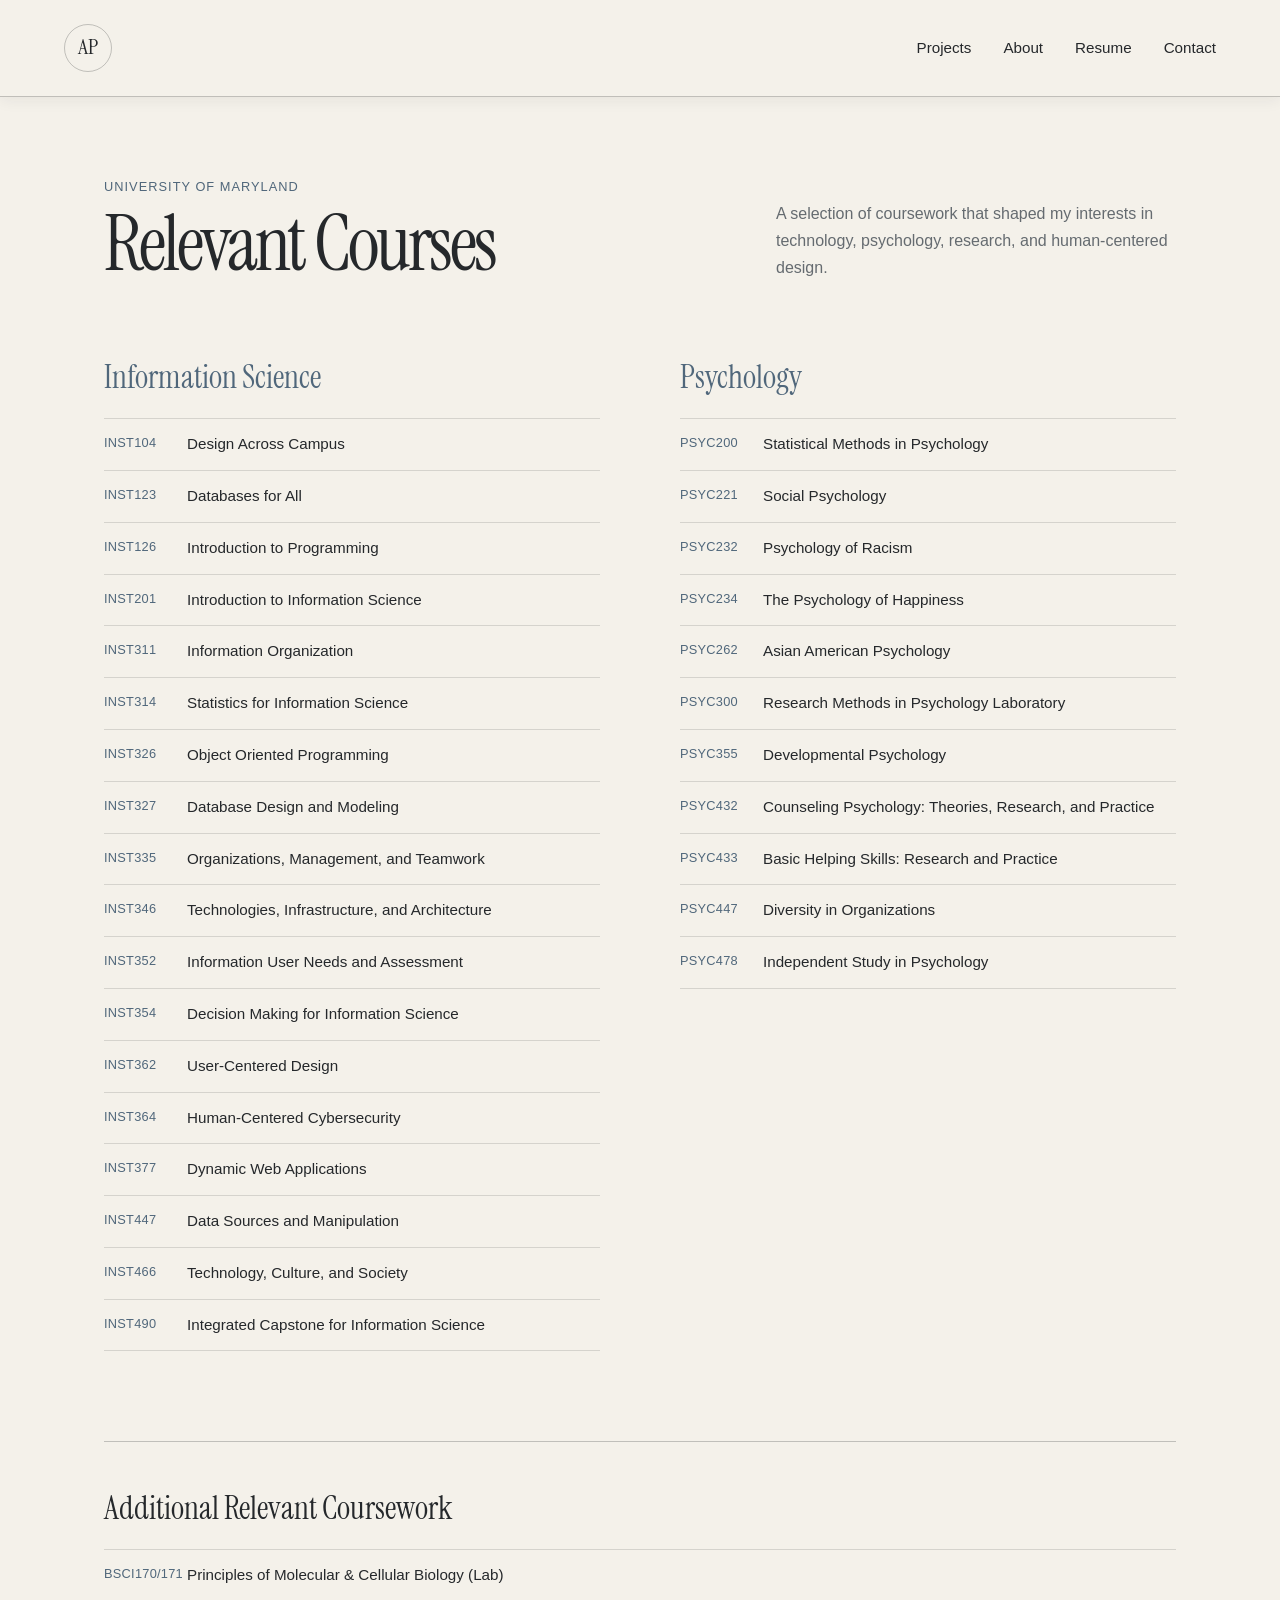
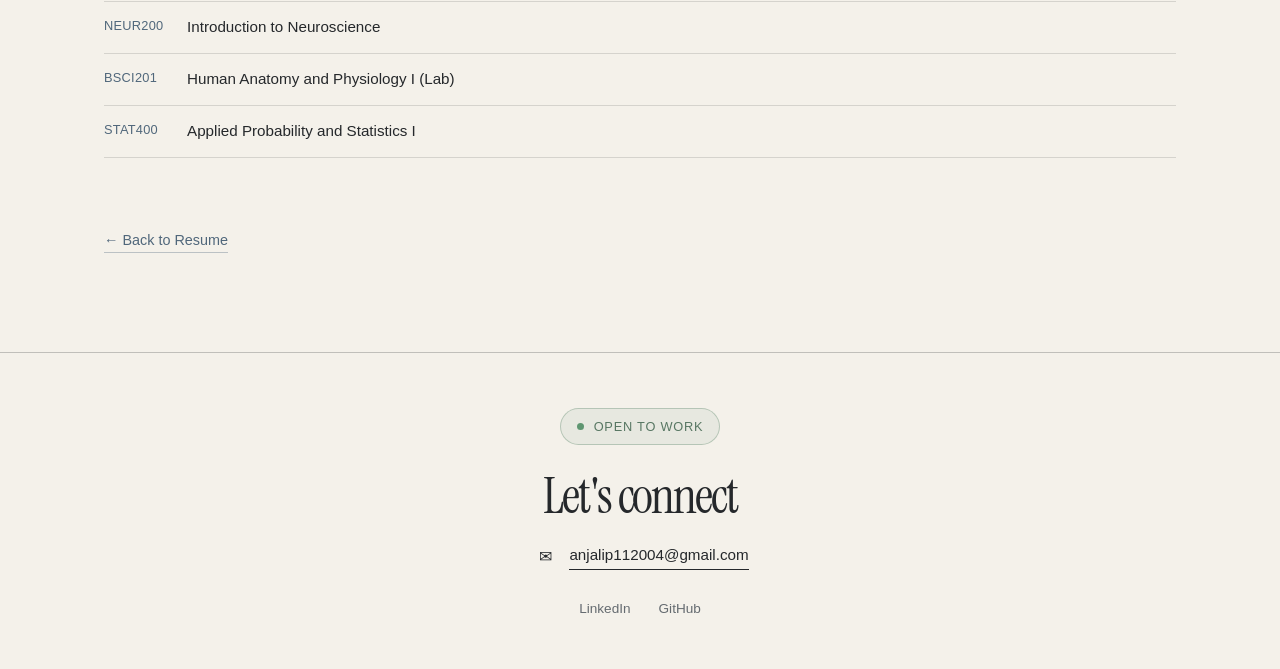
<file: courses.html>
<!DOCTYPE html>
<html lang="en">

<head>

    <meta charset="UTF-8">
    <meta name="viewport" content="width=device-width, initial-scale=1.0">

    <title>Courses | Anjali Patel</title>

    <link rel="stylesheet" href="css/style.css">
    <link rel="stylesheet" href="css/resume.css">

    <!-- Google Fonts -->
    <link rel="preconnect" href="https://fonts.googleapis.com">
    <link rel="preconnect" href="https://fonts.gstatic.com" crossorigin>

    <link
        href="https://fonts.googleapis.com/css2?family=Google+Sans:ital,wght@0,400;0,500;0,600;1,400&family=Instrument+Serif:ital@0;1&display=swap"
        rel="stylesheet"
    >

</head>


<body>


    <!-- NAVIGATION -->
    <div id="navbar"></div>


    <!-- COURSES -->

    <main class="courses-page">

        <section class="courses-intro">

            <div>

                <p class="courses-eyebrow">
                    University of Maryland
                </p>

                <h1>Relevant Courses</h1>

            </div>

            <p class="courses-intro-text">
                A selection of coursework that shaped my interests in
                technology, psychology, research, and human-centered design.
            </p>

        </section>


        <!-- COURSE CATEGORIES -->

        <section class="courses-section">


            <!-- INFORMATION SCIENCE -->

            <div class="course-category">

                <h2>Information Science</h2>

                <ul class="course-list">

                    <li>
                        <span class="course-code">INST104</span>
                        Design Across Campus
                    </li>

                    <li>
                        <span class="course-code">INST123</span>
                        Databases for All
                    </li>

                    <li>
                        <span class="course-code">INST126</span>
                        Introduction to Programming
                    </li>

                    <li>
                        <span class="course-code">INST201</span>
                        Introduction to Information Science
                    </li>

                    <li>
                        <span class="course-code">INST311</span>
                        Information Organization
                    </li>

                    <li>
                        <span class="course-code">INST314</span>
                        Statistics for Information Science
                    </li>

                    <li>
                        <span class="course-code">INST326</span>
                        Object Oriented Programming
                    </li>

                    <li>
                        <span class="course-code">INST327</span>
                        Database Design and Modeling
                    </li>

                    <li>
                        <span class="course-code">INST335</span>
                        Organizations, Management, and Teamwork
                    </li>

                    <li>
                        <span class="course-code">INST346</span>
                        Technologies, Infrastructure, and Architecture
                    </li>

                    <li>
                        <span class="course-code">INST352</span>
                        Information User Needs and Assessment
                    </li>

                    <li>
                        <span class="course-code">INST354</span>
                        Decision Making for Information Science
                    </li>

                    <li>
                        <span class="course-code">INST362</span>
                        User-Centered Design
                    </li>

                    <li>
                        <span class="course-code">INST364</span>
                        Human-Centered Cybersecurity
                    </li>

                    <li>
                        <span class="course-code">INST377</span>
                        Dynamic Web Applications
                    </li>

                    <li>
                        <span class="course-code">INST447</span>
                        Data Sources and Manipulation
                    </li>

                    <li>
                        <span class="course-code">INST466</span>
                        Technology, Culture, and Society
                    </li>

                    <li>
                        <span class="course-code">INST490</span>
                        Integrated Capstone for Information Science
                    </li>

                </ul>

            </div>


            <!-- PSYCHOLOGY -->

            <div class="course-category">

                <h2>Psychology</h2>

                <ul class="course-list">

                    <li>
                        <span class="course-code">PSYC200</span>
                        Statistical Methods in Psychology
                    </li>

                    <li>
                        <span class="course-code">PSYC221</span>
                        Social Psychology
                    </li>

                    <li>
                        <span class="course-code">PSYC232</span>
                        Psychology of Racism
                    </li>

                    <li>
                        <span class="course-code">PSYC234</span>
                        The Psychology of Happiness
                    </li>

                    <li>
                        <span class="course-code">PSYC262</span>
                        Asian American Psychology
                    </li>

                    <li>
                        <span class="course-code">PSYC300</span>
                        Research Methods in Psychology Laboratory
                    </li>

                    <li>
                        <span class="course-code">PSYC355</span>
                        Developmental Psychology
                    </li>

                    <li>
                        <span class="course-code">PSYC432</span>
                        Counseling Psychology: Theories, Research, and Practice
                    </li>

                    <li>
                        <span class="course-code">PSYC433</span>
                        Basic Helping Skills: Research and Practice
                    </li>

                    <li>
                        <span class="course-code">PSYC447</span>
                        Diversity in Organizations
                    </li>

                    <li>
                        <span class="course-code">PSYC478</span>
                        Independent Study in Psychology
                    </li>

                </ul>

            </div>

        </section>


        <!-- ADDITIONAL RELEVANT COURSEWORK -->

        <section class="additional-courses">

            <h2>Additional Relevant Coursework</h2>

            <ul class="course-list">

                <li>
                    <span class="course-code">BSCI170/171</span>
                    Principles of Molecular &amp; Cellular Biology (Lab)
                </li>

                <li>
                    <span class="course-code">NEUR200</span>
                    Introduction to Neuroscience
                </li>

                <li>
                    <span class="course-code">BSCI201</span>
                    Human Anatomy and Physiology I (Lab)
                </li>

                <li>
                    <span class="course-code">STAT400</span>
                    Applied Probability and Statistics I
                </li>

            </ul>

        </section>


        <!-- BACK TO RESUME -->

        <div class="courses-back">

            <a href="resume.html">
                ← Back to Resume
            </a>

        </div>

    </main>


    <!-- CONTACT -->

    <div id="contact"></div>


    <script src="js/script.js"></script>

</body>

</html>
</file>
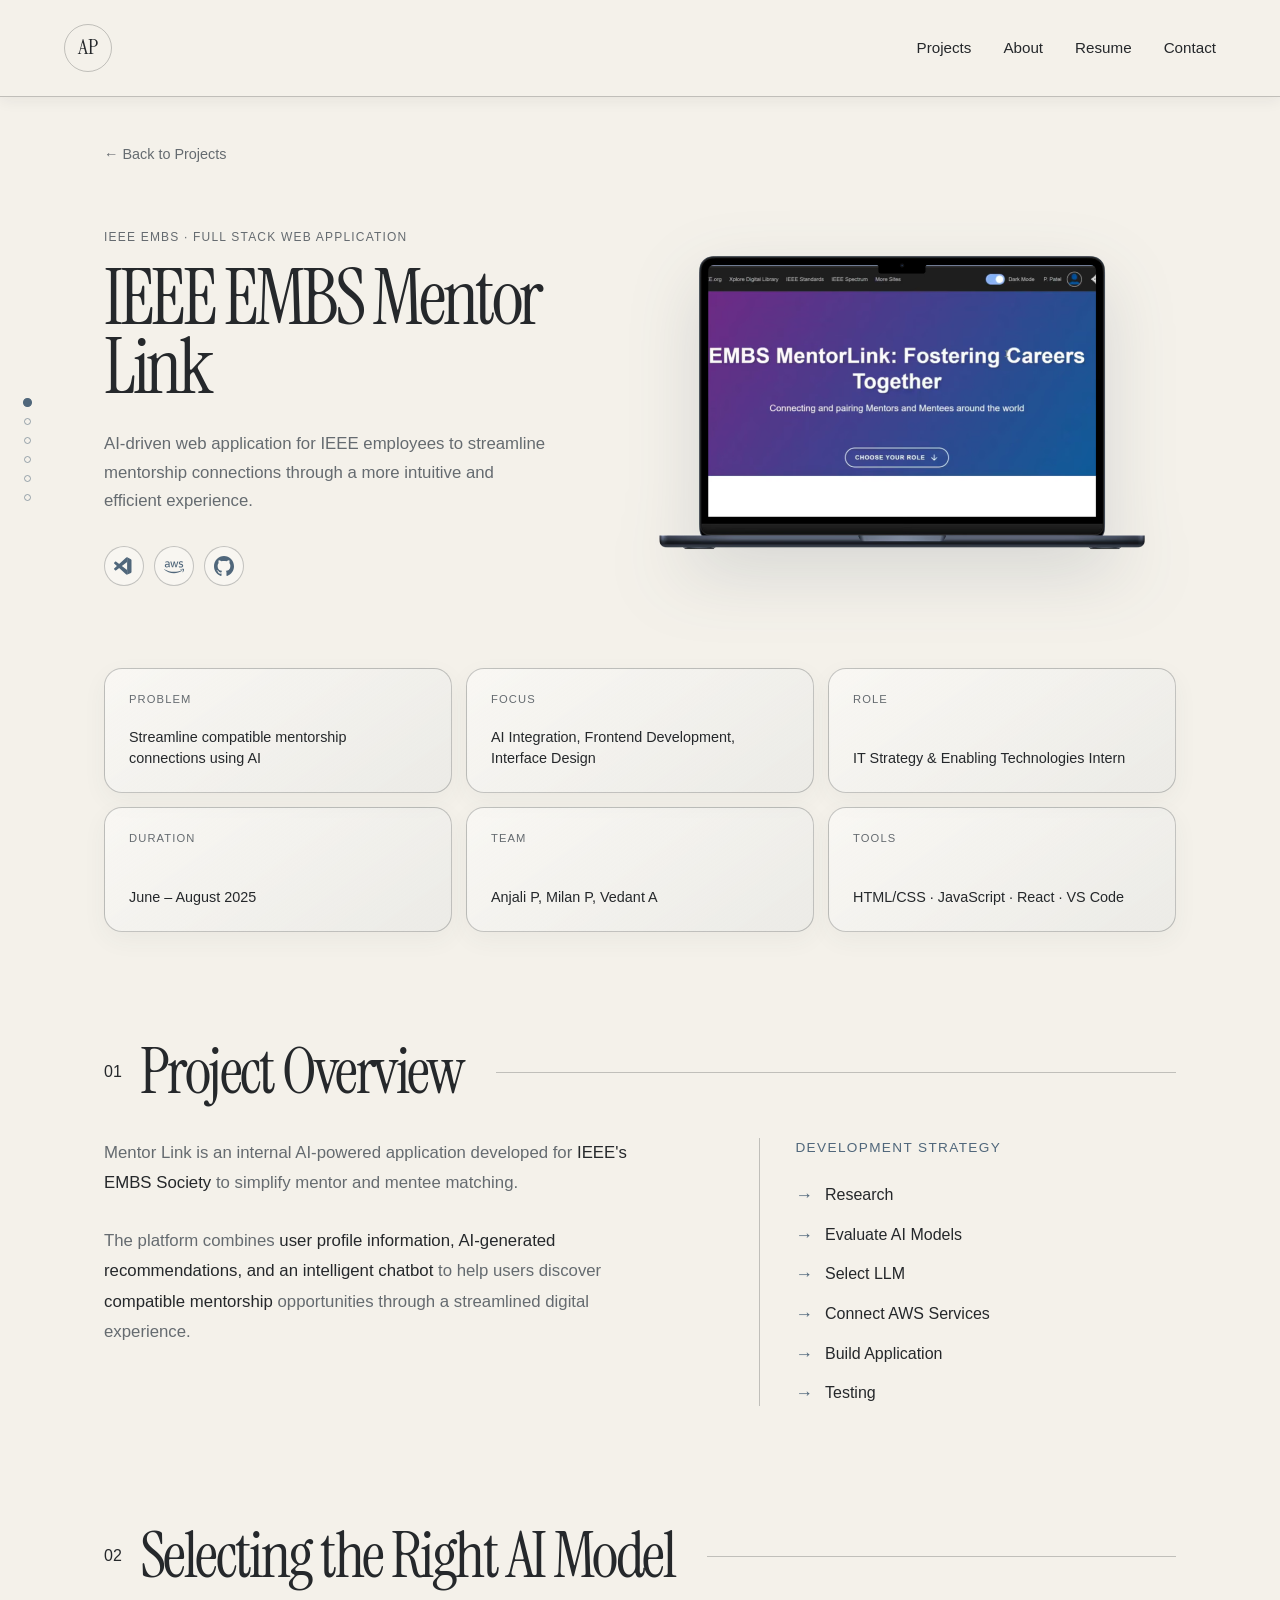
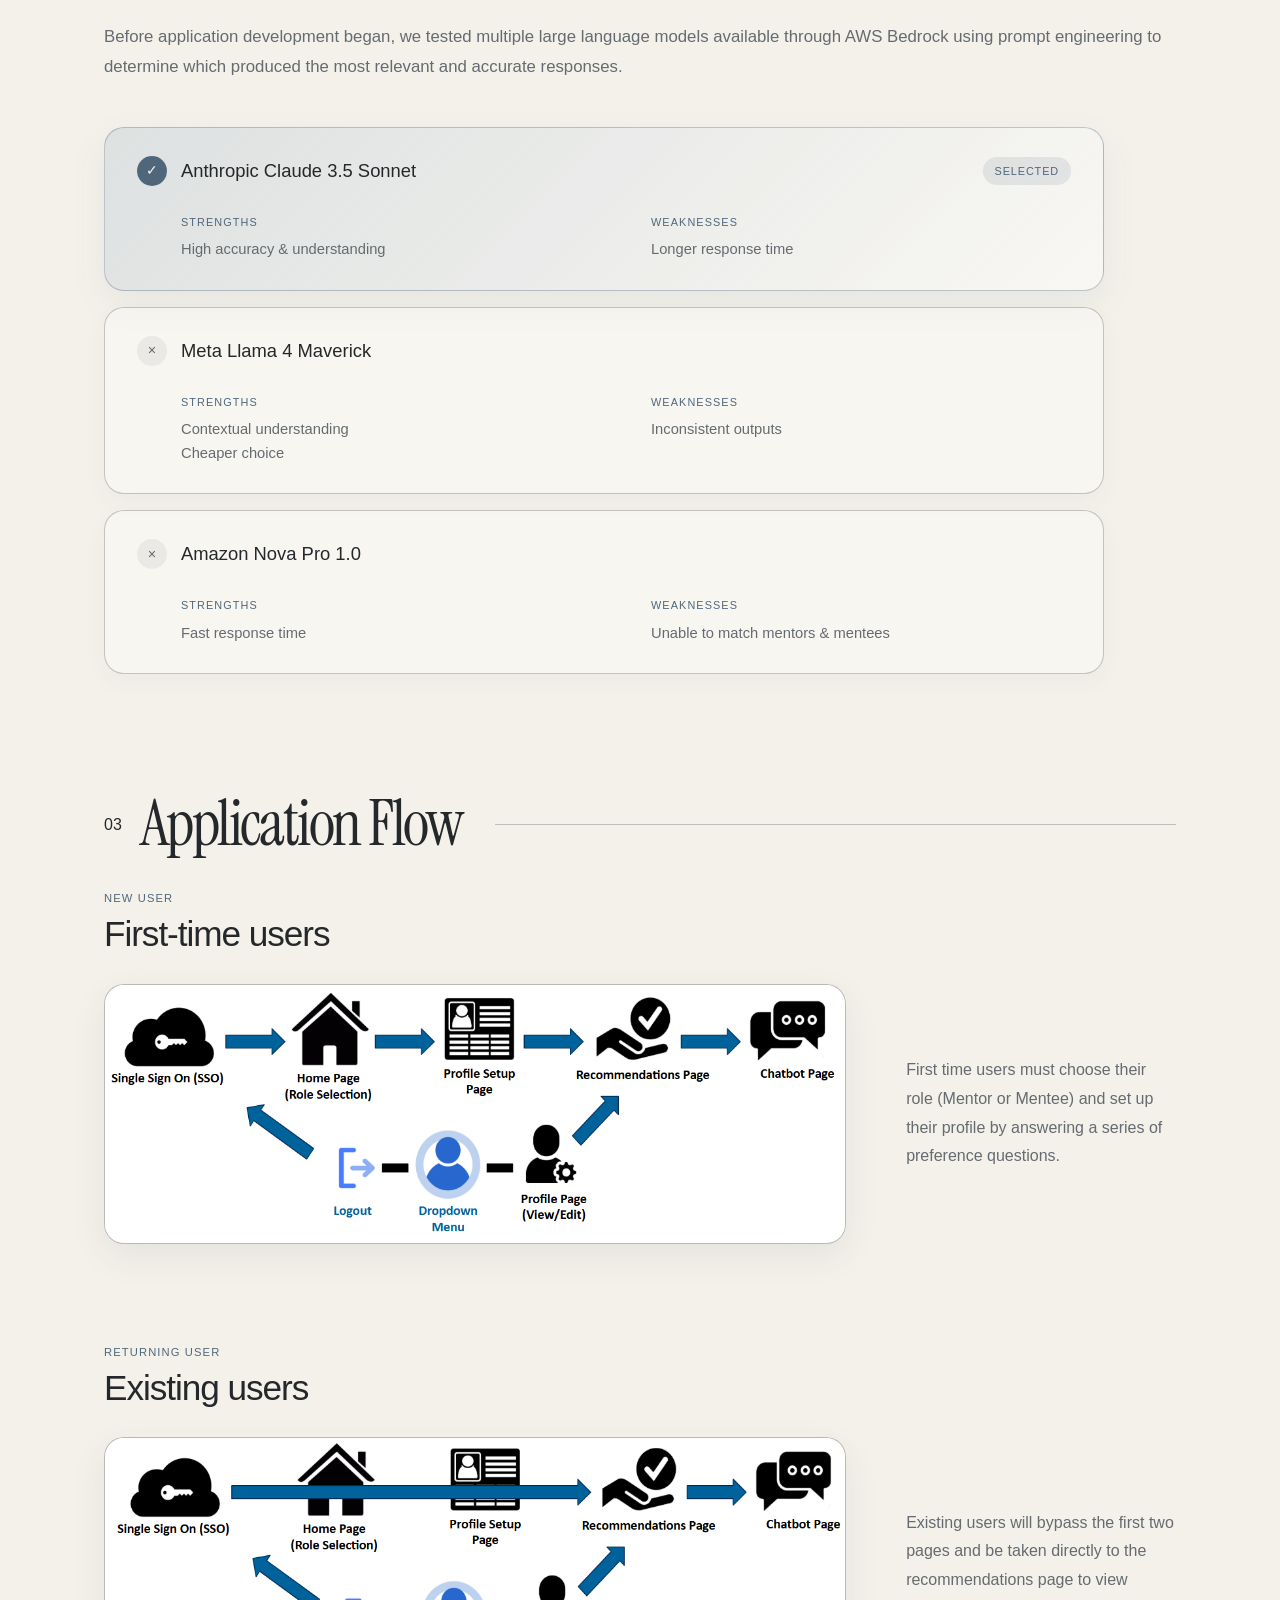
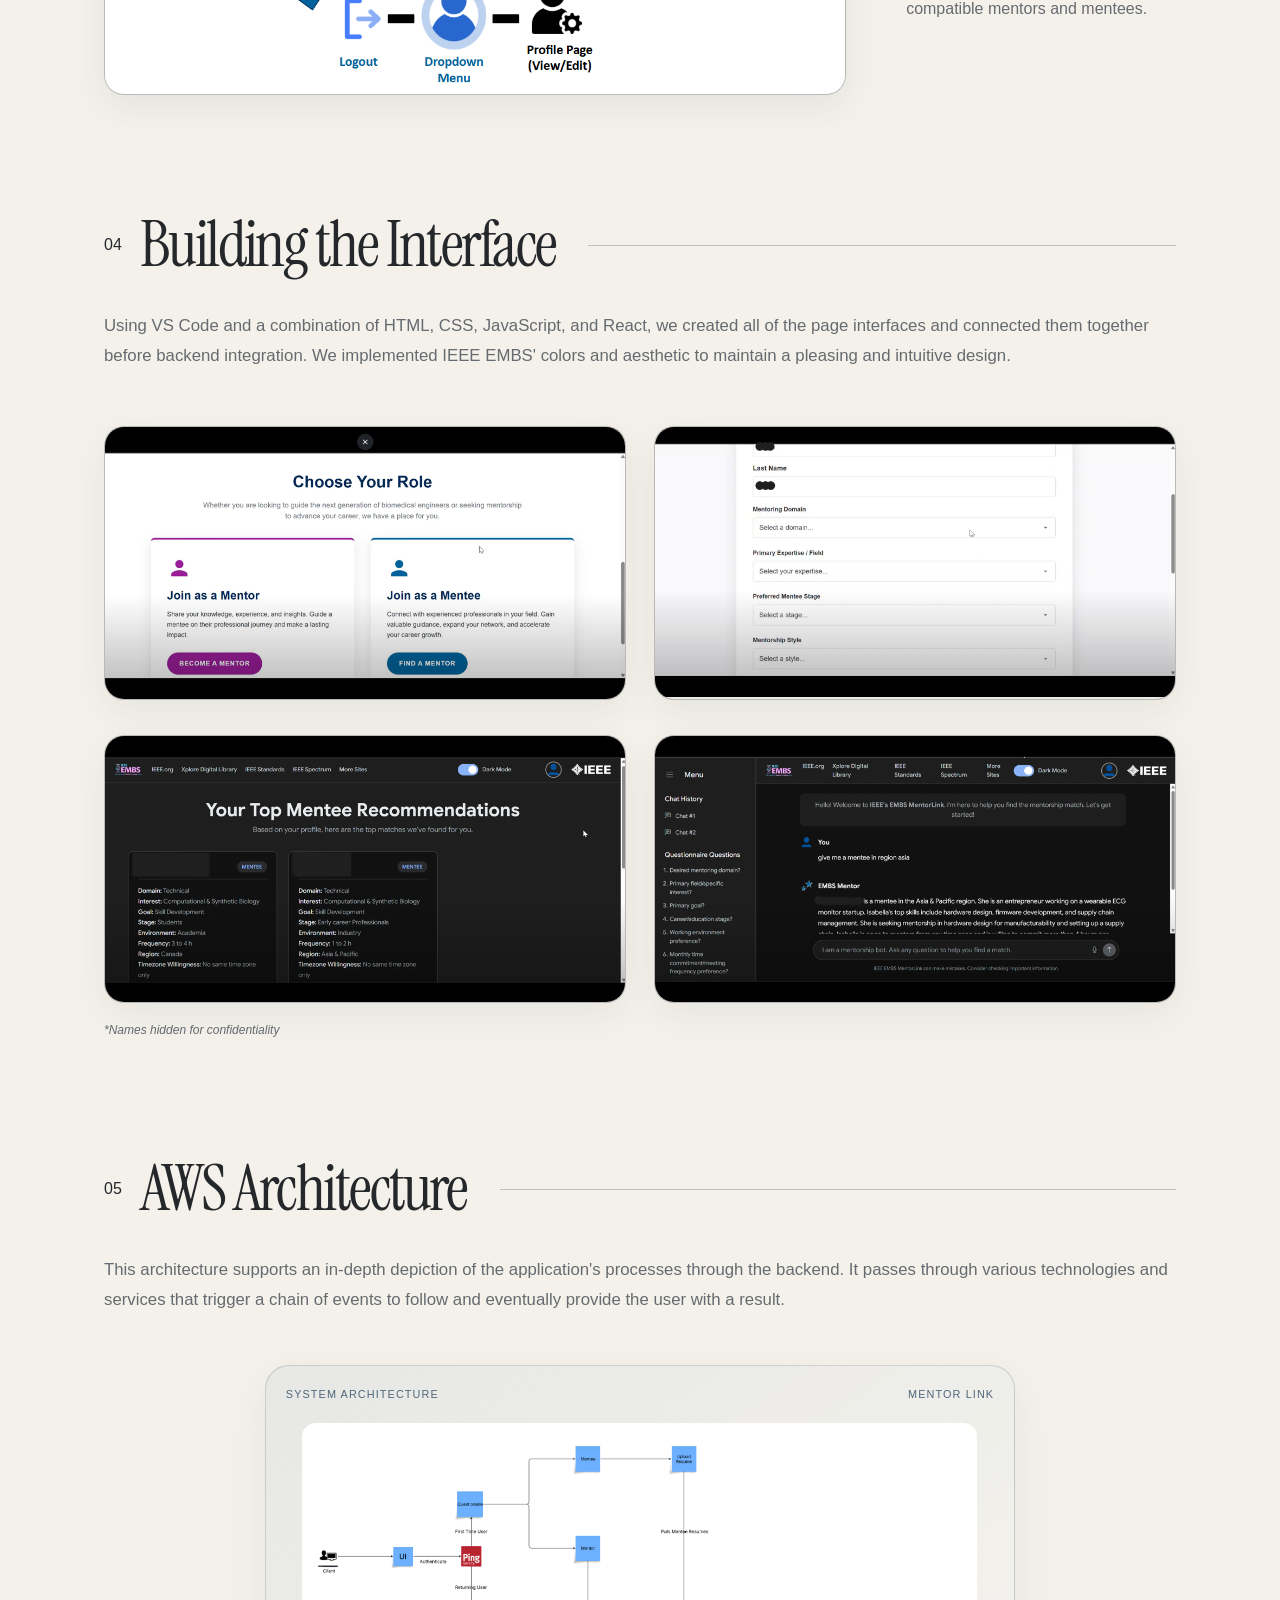
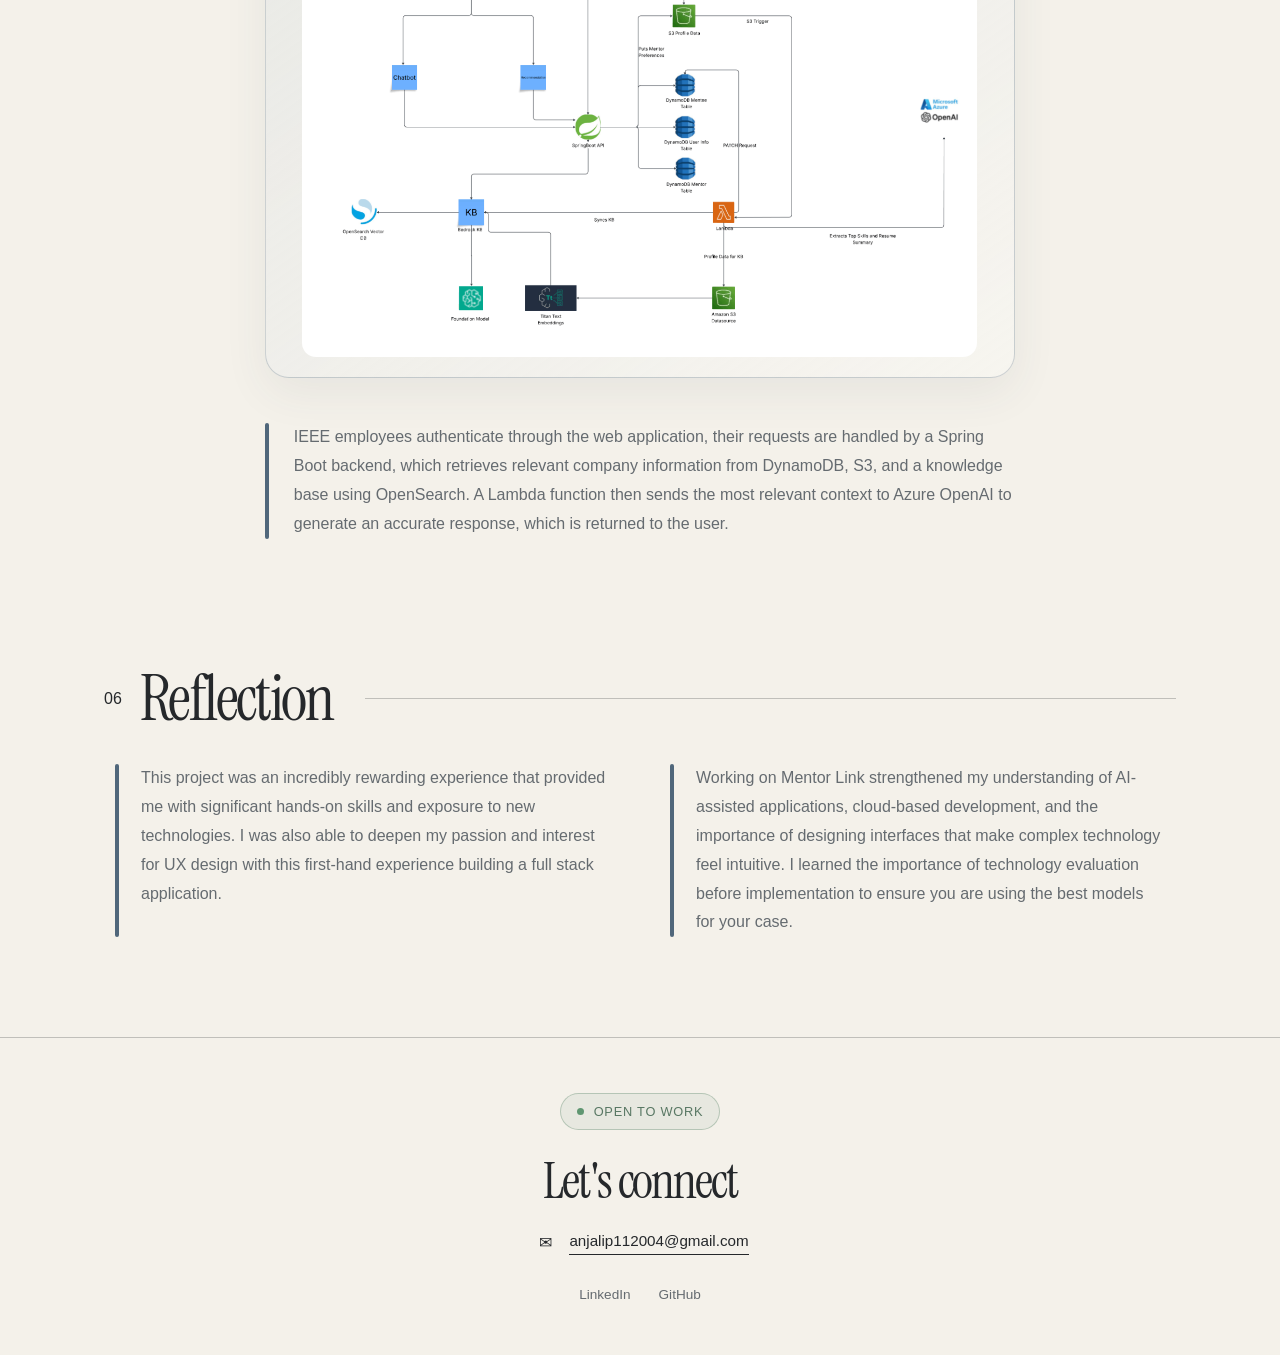
<file: ieee.html>
<!DOCTYPE html>
<html lang="en">

<head>
    <meta charset="UTF-8">
    <meta name="viewport" content="width=device-width, initial-scale=1.0">

    <title>IEEE EMBS Mentor Link | Anjali Patel</title>

    <link rel="stylesheet" href="css/style.css">
    <link rel="stylesheet" href="css/ieee.css">

    <!-- Google Fonts -->
    <link rel="preconnect" href="https://fonts.googleapis.com">
    <link rel="preconnect" href="https://fonts.gstatic.com" crossorigin>

    <link
        href="https://fonts.googleapis.com/css2?family=Google+Sans:ital,wght@0,400;0,500;0,600;1,400&family=Instrument+Serif:ital@0;1&display=swap"
        rel="stylesheet"
    >
</head>


<body>

    <!--NAVIGATION-->
    <div id="navbar"></div>



    <!-- ================================================
         PROJECT PROGRESS INDICATOR
         ================================================ -->

    <aside class="project-progress" aria-label="Project sections">

        <a href="#overview" class="progress-item active">
            <span class="progress-number">01</span>
            <span class="progress-label">Overview</span>
        </a>

        <a href="#model-selection" class="progress-item">
            <span class="progress-number">02</span>
            <span class="progress-label">AI Models</span>
        </a>

        <a href="#application-flow" class="progress-item">
            <span class="progress-number">03</span>
            <span class="progress-label">Application Flow</span>
        </a>

        <a href="#interface" class="progress-item">
            <span class="progress-number">04</span>
            <span class="progress-label">Interface</span>
        </a>

        <a href="#architecture" class="progress-item">
            <span class="progress-number">05</span>
            <span class="progress-label">Architecture</span>
        </a>

        <a href="#reflection" class="progress-item">
            <span class="progress-number">06</span>
            <span class="progress-label">Reflection</span>
        </a>

    </aside>



    <!-- ================================================
         MAIN PROJECT CONTENT
         ================================================ -->

    <main class="project-page">


        <!-- BACK TO PROJECTS -->

        <a href="index.html#projects" class="project-back">
            ← Back to Projects
        </a>



        <!-- ============================================
             PROJECT INTRO
             ============================================ -->

        <section class="project-hero">

            <div class="project-hero-content">

                <p class="project-eyebrow">
                    IEEE EMBS · Full Stack Web Application
                </p>

                <h1>
                    IEEE EMBS
                    Mentor Link
                </h1>

                <p class="project-hero-description">
                    AI-driven web application for IEEE employees to
                    streamline mentorship connections through a more
                    intuitive and efficient experience.
                </p>


                <div class="project-tools">

                    <div class="project-tool">
                        <img src="images/tools/vs-code.svg" alt="VS Code">
                    </div>

                    <div class="project-tool">
                        <img src="images/tools/aws.svg" alt="AWS">
                    </div>

                    <div class="project-tool">
                        <img src="images/tools/github.svg" alt="GitHub">
                    </div>

                </div>

            </div>


            <div class="project-hero-image">

                <img
                    src="images/ieee/ieee-laptop.png"
                    alt="IEEE EMBS Mentor Link application"
                >

            </div>

        </section>


        <!-- PROJECT DETAILS -->
        <section class="project-details">

            <div class="project-detail-card">
                <span class="project-detail-label">
                    Problem
                </span>

                <span class="project-detail-value">
                    Streamline compatible mentorship connections using AI
                </span>
            </div>


            <div class="project-detail-card">
                <span class="project-detail-label">
                    Focus
                </span>

                <span class="project-detail-value">
                    AI Integration, Frontend Development,
                    Interface Design
                </span>
            </div>


            <div class="project-detail-card">
                <span class="project-detail-label">
                    Role
                </span>

                <span class="project-detail-value">
                    IT Strategy & Enabling Technologies Intern
                </span>
            </div>


            <div class="project-detail-card">
                <span class="project-detail-label">
                    Duration
                </span>

                <span class="project-detail-value">
                    June – August 2025
                </span>
            </div>


            <div class="project-detail-card">
                <span class="project-detail-label">
                    Team
                </span>

                <span class="project-detail-value">
                    Anjali P, Milan P, Vedant A
                </span>
            </div>


            <div class="project-detail-card">
                <span class="project-detail-label">
                    Tools
                </span>

                <span class="project-detail-value">
                    HTML/CSS · JavaScript · React · VS Code
                </span>
            </div>

        </section>



        <!-- ============================================
             PROJECT OVERVIEW
             ============================================ -->

        <section class="project-section project-overview" id="overview">

            <div class="project-section-header">

                <span class="project-section-number">
                    01
                </span>

                <h2 class="project-section-title">
                    Project Overview
                </h2>

            </div>


            <div class="overview-layout">

                <!-- Overview text -->

                <div class="overview-content">

                    <p>
                        Mentor Link is an internal AI-powered application
                        developed for <strong>IEEE's EMBS Society</strong>
                        to simplify mentor and mentee matching.
                    </p>

                    <p>
                        The platform combines <strong>user profile information,
                        AI-generated recommendations, and an intelligent
                        chatbot</strong> to help users discover
                        <strong>compatible mentorship</strong> opportunities
                        through a streamlined digital experience.
                    </p>

                </div>


                <!-- Development Strategy -->

                <div class="development-strategy">

                    <div class="strategy-heading">
                        Development Strategy
                    </div>


                    <div class="strategy-list">

                        <div class="strategy-item">
                            <span class="strategy-arrow">→</span>
                            <span>Research</span>
                        </div>

                        <div class="strategy-item">
                            <span class="strategy-arrow">→</span>
                            <span>Evaluate AI Models</span>
                        </div>

                        <div class="strategy-item">
                            <span class="strategy-arrow">→</span>
                            <span>Select LLM</span>
                        </div>

                        <div class="strategy-item">
                            <span class="strategy-arrow">→</span>
                            <span>Connect AWS Services</span>
                        </div>

                        <div class="strategy-item">
                            <span class="strategy-arrow">→</span>
                            <span>Build Application</span>
                        </div>

                        <div class="strategy-item">
                            <span class="strategy-arrow">→</span>
                            <span>Testing</span>
                        </div>

                    </div>

                </div>

            </div>

        </section>



        <!-- SELECTING THE RIGHT AI MODEL -->
        <section class="project-section model-section" id="model-selection">

            <div class="project-section-header">

                <span class="project-section-number">
                    02
                </span>

                <h2 class="project-section-title">
                    Selecting the Right AI Model
                </h2>

            </div>


            <p class="model-intro">
                Before application development began, we tested multiple large
                language models available through AWS Bedrock using prompt
                engineering to determine which produced the most relevant and
                accurate responses.
            </p>


            <div class="model-comparison">


                <!-- CLAUDE -->

                <article class="model-card selected-model">

                    <div class="model-card-header">

                        <div class="model-name">

                            <span class="model-status selected">
                                ✓
                            </span>

                            <h3>
                                Anthropic Claude 3.5 Sonnet
                            </h3>

                        </div>

                        <span class="model-badge">
                            Selected
                        </span>

                    </div>


                    <div class="model-card-content">

                        <div class="model-column">

                            <span class="model-column-label">
                                Strengths
                            </span>

                            <p>
                                High accuracy & understanding
                            </p>

                        </div>


                        <div class="model-column">

                            <span class="model-column-label">
                                Weaknesses
                            </span>

                            <p>
                                Longer response time
                            </p>

                        </div>

                    </div>

                </article>



                <!-- LLAMA -->

                <article class="model-card">

                    <div class="model-card-header">

                        <div class="model-name">

                            <span class="model-status">
                                ×
                            </span>

                            <h3>
                                Meta Llama 4 Maverick
                            </h3>

                        </div>

                    </div>


                    <div class="model-card-content">

                        <div class="model-column">

                            <span class="model-column-label">
                                Strengths
                            </span>

                            <p>
                                Contextual understanding<br>
                                Cheaper choice
                            </p>

                        </div>


                        <div class="model-column">

                            <span class="model-column-label">
                                Weaknesses
                            </span>

                            <p>
                                Inconsistent outputs
                            </p>

                        </div>

                    </div>

                </article>



                <!-- NOVA -->

                <article class="model-card">

                    <div class="model-card-header">

                        <div class="model-name">

                            <span class="model-status">
                                ×
                            </span>

                            <h3>
                                Amazon Nova Pro 1.0
                            </h3>

                        </div>

                    </div>


                    <div class="model-card-content">

                        <div class="model-column">

                            <span class="model-column-label">
                                Strengths
                            </span>

                            <p>
                                Fast response time
                            </p>

                        </div>


                        <div class="model-column">

                            <span class="model-column-label">
                                Weaknesses
                            </span>

                            <p>
                                Unable to match mentors & mentees
                            </p>

                        </div>

                    </div>

                </article>


            </div>

        </section>



        <!-- ==================================================
        APPLICATION FLOW — IEEE
        ================================================== -->

        <section class="project-section application-flow-section" id="application-flow">

            <div class="project-section-header">

                <span class="project-section-number">
                    03
                </span>

                <h2 class="project-section-title">
                    Application Flow
                </h2>

            </div>


            <!-- NEW USER FLOW -->

            <div class="flow-block">

                <div class="flow-heading">

                    <span class="flow-label">
                        New User
                    </span>

                    <h3>
                        First-time users
                    </h3>

                </div>


                <div class="flow-content">

                    <div class="flow-image">

                        <img
                            src="images/ieee/mentorlink_newuser.png"
                            alt="Application flow for a new Mentor Link user"
                        >

                    </div>


                    <div class="flow-description">

                        <p>
                            First time users must choose their role
                            (Mentor or Mentee) and set up their profile
                            by answering a series of preference questions.
                        </p>

                    </div>

                </div>

            </div>



            <!-- RETURNING USER FLOW -->

            <div class="flow-block">

                <div class="flow-heading">

                    <span class="flow-label">
                        Returning User
                    </span>

                    <h3>
                        Existing users
                    </h3>

                </div>


                <div class="flow-content">

                    <div class="flow-image">

                        <img
                            src="images/ieee/mentorlink_olduser.png"
                            alt="Application flow for an existing Mentor Link user"
                        >

                    </div>


                    <div class="flow-description">

                        <p>
                            Existing users will bypass the first two pages
                            and be taken directly to the recommendations
                            page to view compatible mentors and mentees.
                        </p>

                    </div>

                </div>

            </div>

        </section>



        <!-- ==================================================
        BUILDING THE INTERFACE — IEEE
        ================================================== -->

        <section class="project-section interface-section" id="interface">

            <div class="project-section-header">

                <span class="project-section-number">
                    04
                </span>

                <h2 class="project-section-title">
                    Building the Interface
                </h2>

            </div>


            <div class="interface-intro">

                <p>
                    Using VS Code and a combination of HTML, CSS, JavaScript,
                    and React, we created all of the page interfaces and
                    connected them together before backend integration.
                    We implemented IEEE EMBS' colors and aesthetic to maintain
                    a pleasing and intuitive design.
                </p>

            </div>


            <!-- APPLICATION SCREEN GALLERY -->

            <div class="interface-gallery">

                <figure class="interface-image">

                    <img
                        src="images/ieee/role_p1.png"
                        alt="Mentor Link role selection page"
                    >

                    <figcaption>
                        <span>01</span>
                        <div>
                            <strong>Role Selection</strong>
                            <small>Users begin by choosing whether they are a mentor or mentee.</small>
                        </div>
                    </figcaption>

                </figure>


                <figure class="interface-image">

                    <img
                        src="images/ieee/profile_p2.png"
                        alt="Mentor Link profile setup page"
                    >

                    <figcaption>
                        <span>02</span>
                        <div>
                            <strong>Profile Setup</strong>
                            <small>Users answer preference questions to build a profile for matching.</small>
                        </div>
                    </figcaption>

                </figure>


                <figure class="interface-image">

                    <img
                        src="images/ieee/matches_p3.png"
                        alt="Mentor Link recommendations page"
                    >

                    <figcaption>
                        <span>03</span>
                        <div>
                            <strong>Recommendations</strong>
                            <small>AI-generated matches help users discover compatible mentors and mentees.</small>
                        </div>
                    </figcaption>

                </figure>


                <figure class="interface-image">

                    <img
                        src="images/ieee/chatbot_p4.png"
                        alt="Mentor Link chatbot page"
                    >

                    <figcaption>
                        <span>04</span>
                        <div>
                            <strong>AI Chatbot</strong>
                            <small>Users can ask questions and explore additional information through the chatbot.</small>
                        </div>
                    </figcaption>

                </figure>

            </div>


            <p class="interface-note">
                *Names hidden for confidentiality
            </p>

        </section>



        <!-- ==================================================
        AWS ARCHITECTURE — IEEE
        ================================================== -->

        <section class="project-section aws-section" id="architecture">

            <div class="project-section-header">

                <span class="project-section-number">
                    05
                </span>

                <h2 class="project-section-title">
                    AWS Architecture
                </h2>

            </div>


            <div class="aws-intro">

                <p>
                    This architecture supports an in-depth depiction of the
                    application's processes through the backend. It passes
                    through various technologies and services that trigger
                    a chain of events to follow and eventually provide the
                    user with a result.
                </p>

            </div>


            <div class="architecture-container">

                <div class="architecture-label">
                    <span>System Architecture</span>
                    <span>Mentor Link</span>
                </div>


                <div class="architecture-image">

                    <img
                        src="images/ieee/aws-architecture.png"
                        alt="AWS architecture diagram for the Mentor Link application"
                    >

                </div>

            </div>


            <div class="aws-description">

                <div class="aws-description-line"></div>

                <p>
                    IEEE employees authenticate through the web application,
                    their requests are handled by a Spring Boot backend,
                    which retrieves relevant company information from
                    DynamoDB, S3, and a knowledge base using OpenSearch.
                    A Lambda function then sends the most relevant context
                    to Azure OpenAI to generate an accurate response, which
                    is returned to the user.
                </p>

            </div>

        </section>



        <!-- ==================================================
        REFLECTION — IEEE
        ================================================== -->

        <section class="project-section reflection-section" id="reflection">

            <div class="project-section-header">

                <span class="project-section-number">
                    06
                </span>

                <h2 class="project-section-title">
                    Reflection
                </h2>

            </div>


            <div class="reflection-grid">

                <div class="reflection-item">

                    <div class="reflection-accent"></div>

                    <p>
                        This project was an incredibly rewarding experience
                        that provided me with significant hands-on skills and
                        exposure to new technologies. I was also able to
                        deepen my passion and interest for UX design with
                        this first-hand experience building a full stack
                        application.
                    </p>

                </div>


                <div class="reflection-item">

                    <div class="reflection-accent"></div>

                    <p>
                        Working on Mentor Link strengthened my understanding
                        of AI-assisted applications, cloud-based development,
                        and the importance of designing interfaces that make
                        complex technology feel intuitive. I learned the
                        importance of technology evaluation before
                        implementation to ensure you are using the best
                        models for your case.
                    </p>

                </div>

            </div>

        </section>


    </main>



    <!--CONTACT-->
    <div id="contact"></div>



    <!-- BACK TO TOP -->
    <button class="back-to-top" aria-label="Back to top">
        ↑
    </button>


    <script src="js/script.js"></script>

</body>

</html>
</file>
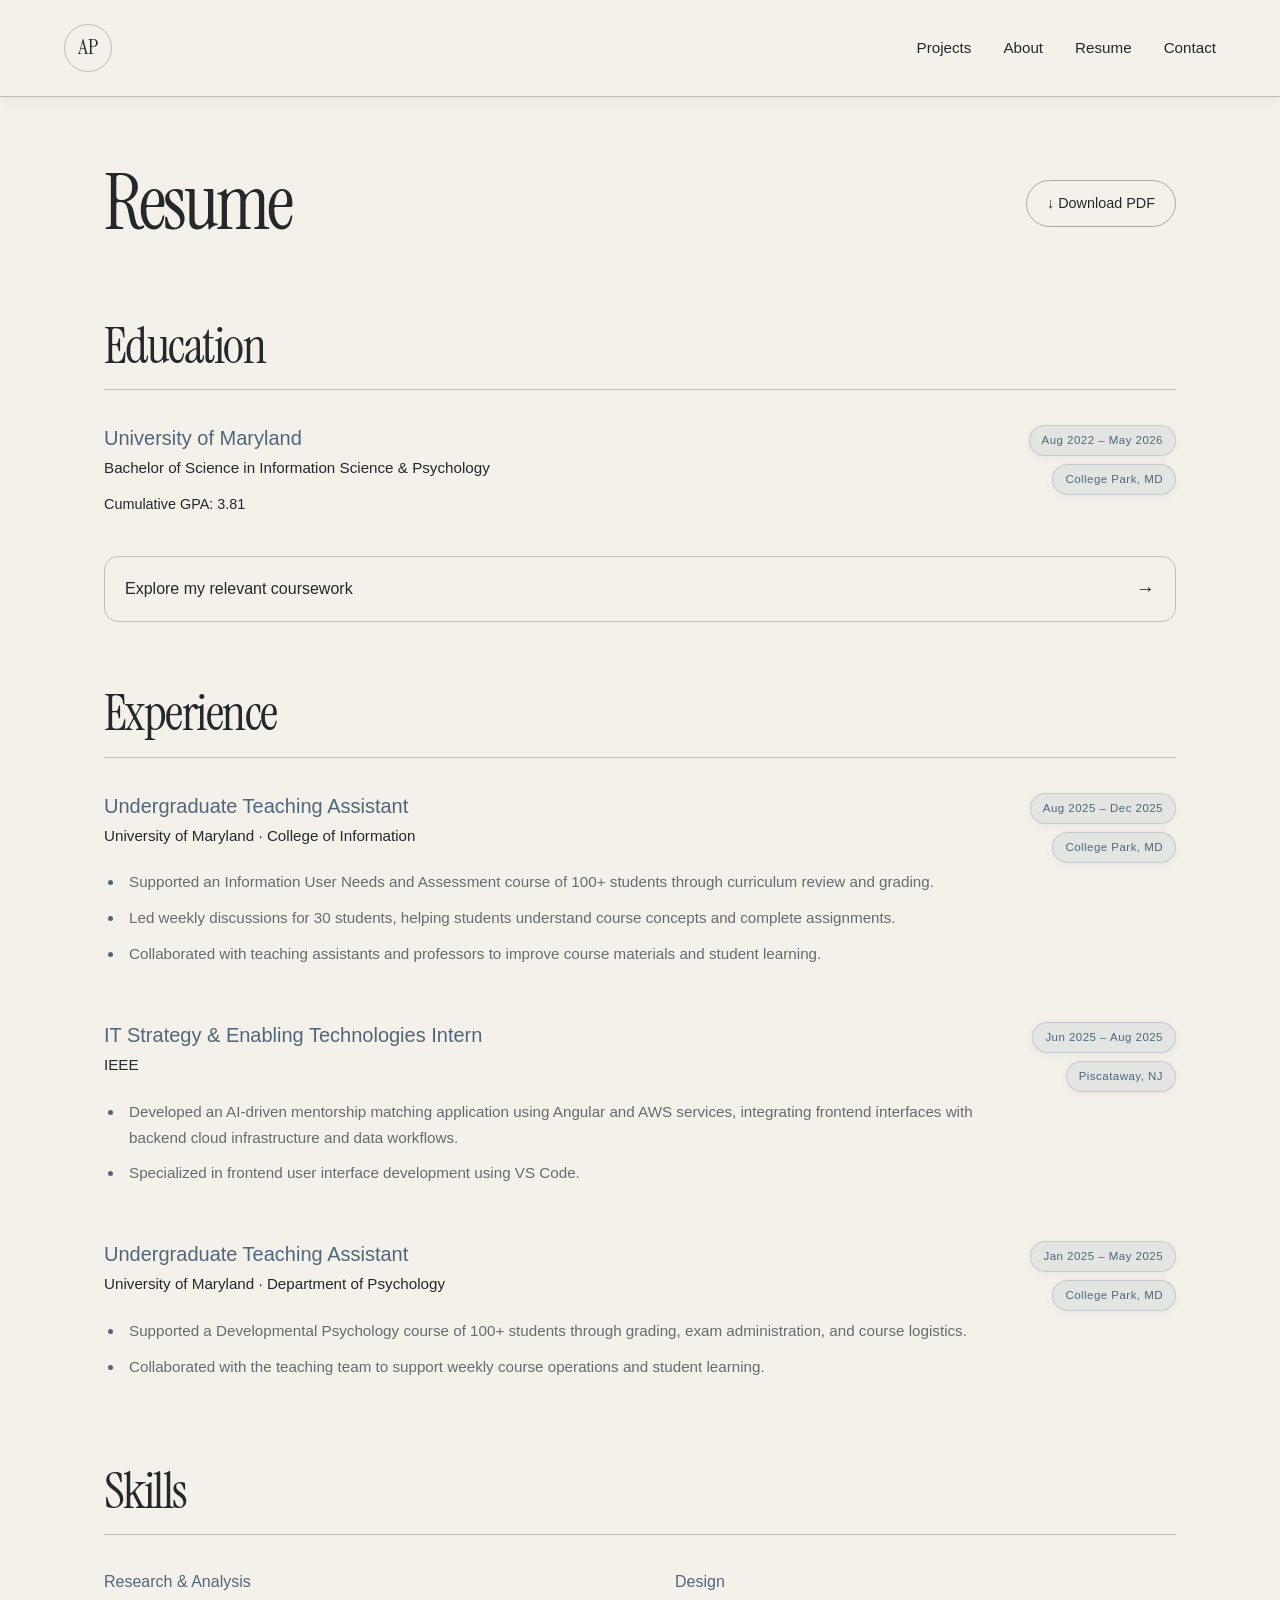
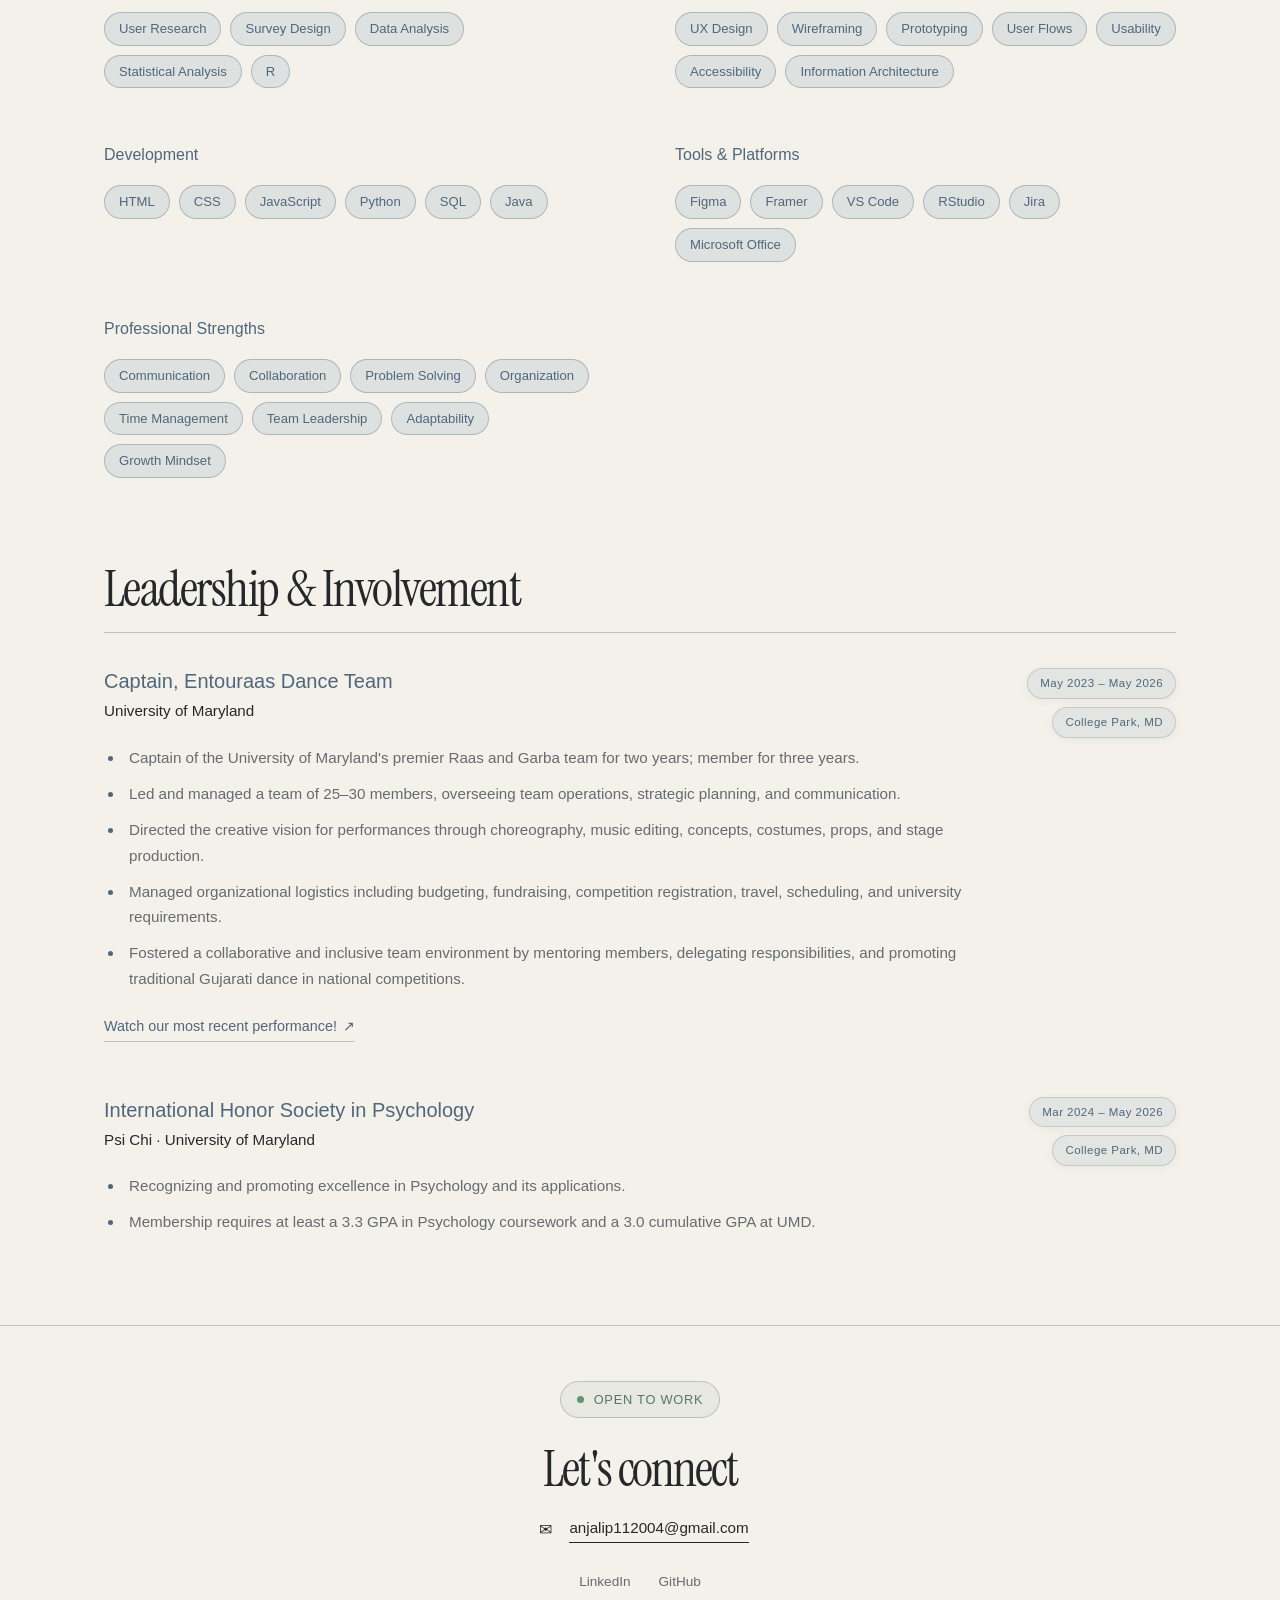
<file: resume.html>
<!DOCTYPE html>
<html lang="en">

<head>
    <meta charset="UTF-8">
    <meta name="viewport" content="width=device-width, initial-scale=1.0">

    <title>Resume | Anjali Patel</title>

    <link rel="stylesheet" href="css/style.css">
    <link rel="stylesheet" href="css/resume.css">

    <!-- Google Fonts -->
    <link rel="preconnect" href="https://fonts.googleapis.com">
    <link rel="preconnect" href="https://fonts.gstatic.com" crossorigin>

    <link
        href="https://fonts.googleapis.com/css2?family=Google+Sans:ital,wght@0,400;0,500;0,600;1,400&family=Instrument+Serif:ital@0;1&display=swap"
        rel="stylesheet"
    >
</head>


<body>

    <!-- NAVIGATION -->
    <div id="navbar"></div>


    <!-- RESUME PAGE -->
    <main class="resume-page">

        <!-- RESUME HEADER -->
        <section class="resume-header">

            <h1>Resume</h1>

            <a 
                href="files/AnjaliPatel_Resume.pdf" 
                class="resume-download"
                download="AnjaliPatel_Resume.pdf">
                ↓ Download PDF
            </a>

        </section>


        <!-- EDUCATION -->
        <section class="resume-section">

            <div class="resume-section-heading">
                <h2>Education</h2>
            </div>


            <div class="resume-entry">

                <div class="resume-entry-main">

                    <h3>University of Maryland</h3>

                    <p class="resume-entry-subtitle">
                        Bachelor of Science in Information Science &amp; Psychology
                    </p>

                    <p class="resume-gpa">
                        Cumulative GPA: 3.81
                    </p>

                </div>


                <div class="resume-entry-meta">

                    <span>Aug 2022 – May 2026</span>

                    <span>College Park, MD</span>

                </div>

            </div>


            <!-- COURSES LINK -->
            <a href="courses.html" class="courses-link">

                <span>
                    Explore my relevant coursework
                </span>

                <span class="courses-arrow">
                    →
                </span>

            </a>

        </section>



        <!-- EXPERIENCE -->
        <section class="resume-section">

            <div class="resume-section-heading">
                <h2>Experience</h2>
            </div>


            <!-- Information User Needs & Assessment TA -->
            <div class="resume-entry experience-entry">

                <div class="resume-entry-main">

                    <h3>Undergraduate Teaching Assistant</h3>

                    <p class="resume-entry-subtitle">
                        University of Maryland · College of Information
                    </p>

                    <ul class="resume-description">

                        <li>
                            Supported an Information User Needs and Assessment course
                            of 100+ students through curriculum review and grading.
                        </li>

                        <li>
                            Led weekly discussions for 30 students, helping students
                            understand course concepts and complete assignments.
                        </li>

                        <li>
                            Collaborated with teaching assistants and professors to
                            improve course materials and student learning.
                        </li>

                    </ul>

                </div>


                <div class="resume-entry-meta">

                    <span>Aug 2025 – Dec 2025</span>

                    <span>College Park, MD</span>

                </div>

            </div>


            <!-- IEEE Internship -->
            <div class="resume-entry experience-entry">

                <div class="resume-entry-main">

                    <h3>IT Strategy &amp; Enabling Technologies Intern</h3>

                    <p class="resume-entry-subtitle">
                        IEEE
                    </p>

                    <ul class="resume-description">

                        <li>
                            Developed an AI-driven mentorship matching application
                            using Angular and AWS services, integrating frontend
                            interfaces with backend cloud infrastructure and data
                            workflows.
                        </li>

                        <li>
                            Specialized in frontend user interface development
                            using VS Code.
                        </li>

                    </ul>

                </div>


                <div class="resume-entry-meta">

                    <span>Jun 2025 – Aug 2025</span>

                    <span>Piscataway, NJ</span>

                </div>

            </div>


            <!-- Psychology TA -->
            <div class="resume-entry experience-entry">

                <div class="resume-entry-main">

                    <h3>Undergraduate Teaching Assistant</h3>

                    <p class="resume-entry-subtitle">
                        University of Maryland · Department of Psychology
                    </p>

                    <ul class="resume-description">

                        <li>
                            Supported a Developmental Psychology course of 100+
                            students through grading, exam administration, and
                            course logistics.
                        </li>

                        <li>
                            Collaborated with the teaching team to support weekly
                            course operations and student learning.
                        </li>

                    </ul>

                </div>


                <div class="resume-entry-meta">

                    <span>Jan 2025 – May 2025</span>

                    <span>College Park, MD</span>

                </div>

            </div>

        </section>



        <!-- SKILLS -->
        <section class="resume-section skills-section">

            <div class="resume-section-heading">
                <h2>Skills</h2>
            </div>


            <div class="skills-grid">

                <!-- Research & Analysis -->
                <div class="skill-category">

                    <h3>Research &amp; Analysis</h3>

                    <div class="skill-pills">

                        <span>User Research</span>
                        <span>Survey Design</span>
                        <span>Data Analysis</span>
                        <span>Statistical Analysis</span>
                        <span>R</span>

                    </div>

                </div>


                <!-- Design -->
                <div class="skill-category">

                    <h3>Design</h3>

                    <div class="skill-pills">

                        <span>UX Design</span>
                        <span>Wireframing</span>
                        <span>Prototyping</span>
                        <span>User Flows</span>
                        <span>Usability</span>
                        <span>Accessibility</span>
                        <span>Information Architecture</span>

                    </div>

                </div>


                <!-- Development -->
                <div class="skill-category">

                    <h3>Development</h3>

                    <div class="skill-pills">

                        <span>HTML</span>
                        <span>CSS</span>
                        <span>JavaScript</span>
                        <span>Python</span>
                        <span>SQL</span>
                        <span>Java</span>

                    </div>

                </div>


                <!-- Tools & Platforms -->
                <div class="skill-category">

                    <h3>Tools &amp; Platforms</h3>

                    <div class="skill-pills">

                        <span>Figma</span>
                        <span>Framer</span>
                        <span>VS Code</span>
                        <span>RStudio</span>
                        <span>Jira</span>
                        <span>Microsoft Office</span>

                    </div>

                </div>


                <!-- Professional Strengths -->
                <div class="skill-category">

                    <h3>Professional Strengths</h3>

                    <div class="skill-pills">

                        <span>Communication</span>
                        <span>Collaboration</span>
                        <span>Problem Solving</span>
                        <span>Organization</span>
                        <span>Time Management</span>
                        <span>Team Leadership</span>
                        <span>Adaptability</span>
                        <span>Growth Mindset</span>

                    </div>

                </div>

            </div>

        </section>



        <!-- LEADERSHIP & INVOLVEMENT -->
        <section class="resume-section leadership-section">

            <div class="resume-section-heading">
                <h2>Leadership &amp; Involvement</h2>
            </div>


            <!-- Entouraas -->
            <div class="resume-entry leadership-entry">

                <div class="resume-entry-main">

                    <h3>Captain, Entouraas Dance Team</h3>

                    <p class="resume-entry-subtitle">
                        University of Maryland
                    </p>

                    <ul class="resume-description">

                        <li>
                            Captain of the University of Maryland's premier Raas and
                            Garba team for two years; member for three years.
                        </li>

                        <li>
                            Led and managed a team of 25–30 members, overseeing team
                            operations, strategic planning, and communication.
                        </li>

                        <li>
                            Directed the creative vision for performances through
                            choreography, music editing, concepts, costumes, props,
                            and stage production.
                        </li>

                        <li>
                            Managed organizational logistics including budgeting,
                            fundraising, competition registration, travel,
                            scheduling, and university requirements.
                        </li>

                        <li>
                            Fostered a collaborative and inclusive team environment
                            by mentoring members, delegating responsibilities, and
                            promoting traditional Gujarati dance in national
                            competitions.
                        </li>

                    </ul>

                    <a
                        href="https://www.youtube.com/watch?si=3e3meIPuUoDknpde&v=Ti8A9KUszFU&feature=youtu.be"
                        class="involvement-link"
                        target="_blank"
                        rel="noopener noreferrer"
                    >
                        Watch our most recent performance!
                        <span class="arrow">↗</span>
                    </a>

                </div>


                <div class="resume-entry-meta">

                    <span>May 2023 – May 2026</span>

                    <span>College Park, MD</span>

                </div>

            </div>


            <!-- Psi Chi -->
            <div class="resume-entry leadership-entry">

                <div class="resume-entry-main">

                    <h3>International Honor Society in Psychology</h3>

                    <p class="resume-entry-subtitle">
                        Psi Chi · University of Maryland
                    </p>

                    <ul class="resume-description">

                        <li>
                            Recognizing and promoting excellence in Psychology and
                            its applications.
                        </li>

                        <li>
                            Membership requires at least a 3.3 GPA in Psychology
                            coursework and a 3.0 cumulative GPA at UMD.
                        </li>

                    </ul>

                </div>


                <div class="resume-entry-meta">

                    <span>Mar 2024 – May 2026</span>

                    <span>College Park, MD</span>

                </div>

            </div>

        </section>


    </main>


    <!-- CONTACT -->
    <div id="contact"></div>


    <script src="js/script.js"></script>

</body>

</html>
</file>
<file: css/style.css>
/* ==================================================
   GLOBAL SETTINGS
   ================================================== */

:root {
    --cream: #f4f1ea;
    --cream-light: #faf9f5;

    --blue: #8ea9c1;
    --blue-dark: #50677b;

    --text: #25282b;
    --text-light: #656b70;

    --border: rgba(37, 40, 43, 0.25);

    --max-width: 1200px;
}


* {
    margin: 0;
    padding: 0;
    box-sizing: border-box;
}


html {
    scroll-behavior: smooth;
}


body {
    background: var(--cream);
    color: var(--text);

    font-family: "Google Sans", sans-serif;

    line-height: 1.5;

    padding-top: 97px;
}





/* ==================================================
   GENERAL
   ================================================== */

a {
    color: inherit;
    text-decoration: none;
}


button {
    font: inherit;
}





/* ==================================================
   NAVIGATION
   ================================================== */

.navbar {
    width: 100%;

    display: flex;
    align-items: center;
    justify-content: space-between;

    padding: 24px 5vw;

    position: fixed;

    top: 0;
    left: 0;

    z-index: 1000;

    border-bottom: 1px solid var(--border);

    background: rgba(244, 241, 234, 0.96);

    box-shadow:
        0 4px 14px rgba(37, 40, 43, 0.06);

    transition:
        background 0.3s ease,
        backdrop-filter 0.3s ease,
        box-shadow 0.3s ease;
}

.navbar.scrolled {
    background: rgba(244, 241, 234, 0.78);

    backdrop-filter: blur(14px);

    -webkit-backdrop-filter: blur(14px);

    box-shadow:
        0 5px 18px rgba(37, 40, 43, 0.08);
}


.logo {
    width: 48px;
    height: 48px;

    display: flex;
    align-items: center;
    justify-content: center;

    border: 1px solid var(--border);

    border-radius: 50%;

    font-family: "Instrument Serif", serif;

    font-size: 1.35rem;

    line-height: 1;

    transition:
        background 0.3s ease,
        color 0.3s ease,
        transform 0.3s ease;
}


.logo:hover {
    background: var(--blue-dark);

    color: var(--cream-light);

    border-color: var(--blue-dark);
}


.nav-links {
    display: flex;
    align-items: center;

    gap: 2rem;
}


.nav-links a {
    font-size: 0.95rem;

    transition:
        opacity 0.2s ease,
        transform 0.2s ease;
}


.nav-links a:hover {
    opacity: 0.55;
    transform: translateY(-1px);
}





/* --------------------------------------------------
   PROJECT PROGRESS INDICATOR
   -------------------------------------------------- */

.project-progress {
    position: fixed;
    left: 24px;
    top: 50%;
    transform: translateY(-50%);
    z-index: 8;

    display: flex;
    flex-direction: column;
    gap: 12px;
}

.progress-item {
    display: flex;
    align-items: center;
    gap: 9px;

    color: var(--text-light);
    font-size: 0.68rem;
    text-transform: uppercase;
    letter-spacing: 0.06em;

    opacity: 0.55;
    text-decoration: none;

    transition:
        opacity 0.3s ease,
        color 0.3s ease;
}

.progress-number {
    width: 7px;
    height: 7px;
    flex-shrink: 0;

    border: 1px solid var(--blue-dark);
    border-radius: 50%;
    background: transparent;

    font-size: 0;
    
    transition:
        background 0.3s ease,
        transform 0.3s ease;
}

.progress-item.active {
    color: var(--blue-dark);
    opacity: 1;
}

.progress-item.active .progress-number {
    background: var(--blue-dark);
    transform: scale(1.3);
}

/* Not enough room for the labels: keep just the dots */
@media (max-width: 1400px) {

    .progress-label {
        display: none;
    }
}



/* --------------------------------------------------
   BACK TO TOP
   -------------------------------------------------- */

.back-to-top {
    position: fixed;

    right: 28px;
    bottom: 28px;

    width: 44px;
    height: 44px;

    display: flex;
    align-items: center;
    justify-content: center;

    border: 1px solid var(--border);

    border-radius: 50%;

    background: rgba(250, 249, 245, 0.82);

    color: var(--text);

    font-size: 1.15rem;

    cursor: pointer;

    opacity: 0;

    visibility: hidden;

    transform: translateY(10px);

    backdrop-filter: blur(10px);

    -webkit-backdrop-filter: blur(10px);

    box-shadow:
        0 8px 25px rgba(50, 70, 85, 0.08);

    transition:
        opacity 0.3s ease,
        visibility 0.3s ease,
        transform 0.3s ease,
        background 0.25s ease,
        color 0.25s ease,
        border-color 0.25s ease;
}


.back-to-top.visible {
    opacity: 1;

    visibility: visible;

    transform: translateY(0);
}


.back-to-top:hover {
    background: var(--blue-dark);

    color: var(--cream-light);

    border-color: var(--blue-dark);

    transform: translateY(-3px);
}










/* ==================================================
   CONTACT
   ================================================== */

.contact-section {
    width: 100%;

    padding: 55px 5vw 50px;

    text-align: center;

    border-top: 1px solid var(--border);
}


.contact-section h2 {
    font-family: "Instrument Serif", serif;

    font-size: clamp(2.5rem, 4vw, 3.8rem);

    font-weight: 400;

    line-height: 1;

    letter-spacing: -0.04em;

    margin-bottom: 22px;
}


/* Open to work */

.contact-status {
    display: inline-flex;
    align-items: center;
    gap: 10px;

    margin-bottom: 25px;

    padding: 8px 16px;

    border: 1px solid rgba(91, 133, 105, 0.35);

    border-radius: 999px;

    background: rgba(120, 155, 135, 0.10);

    color: #587763;

    font-size: 0.8rem;

    text-transform: uppercase;

    letter-spacing: 0.06em;
}


.status-dot {
    width: 7px;
    height: 7px;

    flex-shrink: 0;

    border-radius: 50%;

    background: #5f9671;

    animation: statusPulse 2.5s ease-in-out infinite;
}


@keyframes statusPulse {

    0%,
    100% {
        opacity: 1;
    }

    50% {
        opacity: 0.4;
    }

}


/* Email */

.email-container {
    display: flex;

    justify-content: center;

    align-items: center;

    gap: 10px;
}


.email-copy,
.email-address {
    border: none;

    background: none;

    cursor: pointer;

    color: var(--text);
}


.email-copy {
    display: flex;

    align-items: center;
    justify-content: center;

    width: 28px;
    height: 28px;

    font-size: 1rem;

    border-radius: 50%;

    transition:
        background 0.2s ease,
        color 0.2s ease;
}


.email-copy:hover {
    background: var(--blue-dark);

    color: var(--cream-light);
}


.email-address {
    font-size: 0.95rem;

    border-bottom: 1px solid var(--text);

    padding-bottom: 2px;

    transition:
        color 0.2s ease,
        border-color 0.2s ease;
}


.email-address:hover {
    color: var(--blue-dark);

    border-color: var(--blue-dark);
}


/* Copy message */

.copy-message {
    margin-top: 10px;

    font-size: 0.75rem;

    color: var(--text-light);

    opacity: 0;

    transition: opacity 0.3s ease;
}


/* Social links */

.social-links {
    display: flex;

    justify-content: center;

    gap: 1.75rem;

    margin-top: 0px;
}


.social-links a {
    color: var(--text-light);

    font-size: 0.85rem;

    transition:
        color 0.2s ease,
        transform 0.2s ease;
}


.social-links a:hover {
    color: var(--text);

    transform: translateY(-1px);
}







/* --------------------------------------------------
   PROJECT PAGE CONTAINER
   -------------------------------------------------- */

.project-page {
    max-width: 1200px;

    margin: 0 auto;

    padding: 45px 5vw 100px;
}


/* --------------------------------------------------
   BACK TO PROJECTS BUTTON
   -------------------------------------------------- */

.project-back {
    display: inline-flex;

    align-items: center;

    gap: 8px;

    margin-bottom: 60px;

    color: var(--text-light);

    font-size: 0.9rem;

    transition:
        color 0.2s ease,
        transform 0.2s ease;
}


.project-back:hover {
    color: var(--text);

    transform: translateX(-4px);
}


/* --------------------------------------------------
   PROJECT HERO
   -------------------------------------------------- */

.project-hero {
    display: grid;

    grid-template-columns: minmax(0, 0.9fr) minmax(400px, 1.1fr);

    gap: 80px;

    align-items: center;

    margin-bottom: 80px;
}


/* Left side */

.project-hero-content {
    max-width: 570px;
}


.project-eyebrow {
    margin-bottom: 18px;

    color: var(--text-light);

    font-size: 0.75rem;

    font-weight: 500;

    text-transform: uppercase;

    letter-spacing: 0.1em;
}


.project-hero h1 {
    font-family: "Instrument Serif", serif;

    font-size: clamp(3.5rem, 6vw, 5.8rem);

    font-weight: 400;

    line-height: 0.9;

    letter-spacing: -0.045em;

    margin-bottom: 28px;
}


.project-hero-description {
    max-width: 520px;

    color: var(--text-light);

    font-size: 1.05rem;

    line-height: 1.7;

    margin-bottom: 30px;
}


/* --------------------------------------------------
   PROJECT TOOL ICONS
   -------------------------------------------------- */

.project-tools {
    display: flex;

    align-items: center;

    gap: 10px;
}


.project-tool {
    width: 40px;
    height: 40px;

    display: flex;

    align-items: center;
    justify-content: center;

    border: 1px solid var(--border);

    border-radius: 50%;

    background: rgba(255, 255, 255, 0.35);

    color: var(--text);

    transition:
        background 0.25s ease,
        border-color 0.25s ease,
        transform 0.25s ease;
}


.project-tool:hover {
    background: rgba(142, 169, 193, 0.2);

    border-color: var(--blue);

    transform: translateY(-3px);
}


.project-tool img {
    width: 20px;
    height: 20px;

    object-fit: contain;
}


/* --------------------------------------------------
   PROJECT HERO IMAGE
   -------------------------------------------------- */

.project-hero-image {
    width: 100%;

    display: flex;

    justify-content: center;
}


.project-hero-image img {
    width: 100%;

    max-width: 620px;

    height: auto;

    display: block;

    object-fit: contain;

    filter: drop-shadow(
        0 25px 35px rgba(50, 70, 85, 0.15)
    );

    transition:
        transform 0.5s ease,
        filter 0.5s ease;
}


.project-hero-image img:hover {
    transform: translateY(-5px);

    filter: drop-shadow(
        0 30px 45px rgba(50, 70, 85, 0.2)
    );
}


/* --------------------------------------------------
   PROJECT DETAILS
   -------------------------------------------------- */

.project-details {
    display: grid;

    grid-template-columns: repeat(3, 1fr);

    gap: 14px;

    margin-bottom: 110px;
}


.project-detail-card {
    min-height: 125px;

    padding: 22px 24px;

    display: flex;

    flex-direction: column;

    justify-content: space-between;

    border: 1px solid var(--border);

    border-radius: 18px;

    background:
        linear-gradient(
            145deg,
            rgba(255, 255, 255, 0.45),
            rgba(142, 169, 193, 0.08)
        );

    box-shadow:
        0 8px 25px rgba(50, 70, 85, 0.05);

    transition:
        transform 0.3s ease,
        box-shadow 0.3s ease,
        border-color 0.3s ease;
}


.project-detail-card:hover {
    transform: translateY(-4px);

    border-color: rgba(80, 103, 123, 0.35);

    box-shadow:
        0 14px 30px rgba(50, 70, 85, 0.09);
}


.project-detail-label {
    color: var(--text-light);

    font-size: 0.7rem;

    font-weight: 500;

    text-transform: uppercase;

    letter-spacing: 0.1em;
}


.project-detail-value {
    color: var(--text);

    font-size: 0.9rem;

    font-weight: 400;

    line-height: 1.5;
}





/* --------------------------------------------------
   PROJECT SECTION STRUCTURE
   -------------------------------------------------- */

.project-section {
    position: relative;

    margin-bottom: 120px;
}


.project-section-header {
    display: flex;
    align-items: center;
    gap: 18px;
    margin-bottom: 35px;
}

.project-section-header::after {
    content: "";

    height: 1px;

    flex: 1;

    background: var(--border);

    margin-left: 15px;
}


.project-section-title {
    font-family: "Instrument Serif", serif;

    font-size: clamp(2.8rem, 5vw, 4.5rem);

    font-weight: 400;

    line-height: 0.95;

    letter-spacing: -0.04em;
}











































/* ==================================================
   RESPONSIVE DESIGN
   ================================================== */

@media (max-width: 768px) {

    .navbar {
        padding: 20px 5vw;
    }


    .nav-links {
        gap: 1rem;
    }


    .nav-links a {
        font-size: 0.8rem;
    }


    
    .contact-section {
        padding: 45px 5vw 40px;
    }


    .contact-section h2 {
        font-size: 2.8rem;

        margin-bottom: 20px;
    }


    


    /* ==============================================
       PROJECT PAGES (all 4) - SHARED, TABLE/MOBILE
       ============================================== */

    .project-page {
        padding: 40px 5vw 80px;
    }


    .project-back {
        margin-bottom: 45px;
    }


    .project-hero {
        grid-template-columns: 1fr;

        gap: 50px;

        margin-bottom: 65px;
    }


    .project-hero-content {
        max-width: 700px;
    }


    .project-hero h1 {
        font-size: clamp(3.3rem, 9vw, 5rem);
    }


    .project-hero-image {
        justify-content: center;
    }


    .project-hero-image img {
        max-width: 460px;
    }


    .project-details {
        grid-template-columns: repeat(2, 1fr);

        margin-bottom: 85px;
    }


    .project-detail-card {
        min-height: 115px;
    }


    .project-section {
        margin-bottom: 90px;
    }


    .project-progress {
        display: none;
    }

}






















@media (max-width: 500px) {

    .nav-links {
        gap: 0.8rem;
    }


    .nav-links a {
        font-size: 0.8rem;
    }

    



    .email-container {
        flex-direction: column;
    }

    .contact-section {
        padding: 40px 5vw 35px;
    }


    .contact-section h2 {
        font-size: 2.5rem;
    }



    /* ==============================================
       PROJECT PAGES (all 4) - SHARED, SMALL MOBILE
       ============================================== */

    .project-page {
        padding: 30px 5vw 70px;
    }


    .project-back {
        margin-bottom: 38px;

        font-size: 0.82rem;
    }


    .project-hero {
        gap: 35px;

        margin-bottom: 55px;
    }


    .project-hero h1 {
        font-size: clamp(3rem, 14vw, 4rem);

        margin-bottom: 22px;
    }


    .project-hero-description {
        font-size: 0.95rem;

        line-height: 1.65;
    }


    .project-tool {
        width: 36px;
        height: 36px;
        flex-shrink: 0;
    }


    .project-tool img {
        width: 18px;
        height: 18px;
        object-fit: contain;
    }


    .project-details {
        grid-template-columns: 1fr 1fr;

        gap: 10px;

        margin-bottom: 70px;
    }


    .project-detail-card {
        min-height: 105px;

        padding: 17px 18px;

        border-radius: 15px;
    }


    .project-detail-label {
        font-size: 0.62rem;
    }


    .project-detail-value {
        font-size: 0.82rem;
    }


    .project-section {
        margin-bottom: 75px;
    }


    .project-section-header {
        gap: 12px;

        margin-bottom: 25px;
    }


    .project-section-title {
        font-size: 3rem;
    }

    
    .back-to-top {
        display: none;
    }

}
</file>
<file: css/home.css>
/* ==================================================
   HERO
   ================================================== */

.hero {
    min-height: 560px;

    height: min(68vh, 680px);

    width: 100%;

    margin: 0;

    position: relative;

    display: flex;
    align-items: center;
    justify-content: center;

    overflow: hidden;

    border-radius: 0;
}


.hero-background {
    position: absolute;
    inset: 0;

    background:
         radial-gradient(
            circle at 20% 30%,
            rgba(255, 255, 255, 0.8),
            transparent 35%
        ),
        radial-gradient(
            circle at 80% 70%,
            rgba(120, 150, 180, 0.5),
            transparent 40%
        ),
        linear-gradient(
            135deg,
            #cbd8e3,
            #7f9bb2,
            #dce6ed
        );

    background-size: 200% 200%;

    animation: gradientMovement 14s ease-in-out infinite alternate;
}


@keyframes gradientMovement {

    0% {
        background-position: 0% 50%;
    }

    100% {
        background-position: 100% 50%;
    }

}


.hero-content {
    position: relative;

    max-width: 900px;

    margin: 40px;

    padding: 48px;

    background: rgba(250, 249, 245, 0.45);

    border: 1px solid rgba(255, 255, 255, 0.55);

    border-radius: 24px;

    backdrop-filter: blur(14px);

    -webkit-backdrop-filter: blur(14px);

    box-shadow:
        0 20px 60px rgba(50, 70, 85, 0.12);
}


.hero-greeting {
    font-family: "Google Sans", sans-serif;

    font-size: clamp(1.5rem, 3vw, 2.5rem);

    font-weight: 500;

    letter-spacing: -0.04em;

    margin-bottom: 0.2rem;
}


.hero-name {
    font-family: "Instrument Serif", serif;

    font-size: clamp(3.5rem, 7vw, 6.5rem);

    font-weight: 400;

    font-style: italic;

    line-height: 0.9;

    letter-spacing: -0.04em;

    margin-left: 8%;

    margin-bottom: 2rem;
}


.hero-description {
    font-family: "Google Sans", sans-serif;

    font-size: clamp(1.05rem, 2vw, 1.5rem);

    font-weight: 400;

    line-height: 1.5;

    max-width: 800px;
}




/* ==================================================
   PROJECTS SECTION
   ================================================== */

.projects-section {
    max-width: var(--max-width);

    margin: 0 auto;

    padding: 70px 5vw 80px;
}


.section-intro {

    margin-bottom: 65px;
}


.section-intro h2 {
    font-family: "Instrument Serif", serif;

    font-size: clamp(3.5rem, 6vw, 5rem);

    font-weight: 400;

    line-height: 0.95;

    letter-spacing: -0.04em;

    margin-bottom: 2rem;
}


.section-intro > p {
    max-width: 700px;

    margin: 0 auto;

    text-align: center;

    color: var(--text-light);

    font-size: 1.15rem;

    line-height: 1.7;
}


.scroll-arrow {
    display: flex;

    justify-content: center;

    margin-top: 2rem;

    margin-bottom: 9rem;

    font-size: 2rem;

    animation: arrowBounce 2s ease-in-out infinite;
}


@keyframes arrowBounce {

    0%,
    100% {
        transform: translateY(0);
    }

    50% {
        transform: translateY(8px);
    }

}


/* ==================================================
   PROJECT GRID
   ================================================== */

.project-grid {
    display: grid;

    grid-template-columns: repeat(2, minmax(0, 1fr));

    gap: 80px 40px;

    max-width: 1200px;

    margin: 0 auto;
}


/* ==================================================
   PROJECT CARD
   ================================================== */

.project-card {
    display: block;

    transition:
        transform 0.4s ease;
}


.project-card:hover {
    transform: translateY(-6px);
}


.project-info {
    margin-bottom: 24px;

    min-height: 175px;
}


.project-type {
    color: var(--text-light);

    font-size: 0.8rem;

    text-transform: uppercase;

    letter-spacing: 0.08em;

    margin-bottom: 0.6rem;
}


.project-info h3 {
    font-size: clamp(1.7rem, 3vw, 2.6rem);

    line-height: 1;

    letter-spacing: -0.04em;

    margin-bottom: 1rem;
}


.arrow {
    display: inline-block;

    margin-left: 0.2em;

    transition: transform 0.3s ease;
}


.project-card:hover .arrow {
    transform: translateX(8px);
}


.project-description {
    color: var(--text-light);

    max-width: 500px;

    font-size: 0.95rem;

    line-height: 1.6;
}


/* ==================================================
   PROJECT IMAGE
   ================================================== */

.project-image {
    aspect-ratio: 1 / 0.82;

    width: 100%;

    border-radius: 22px;

    background:
        linear-gradient(
            135deg,
            #dce5eb,
            #a8bdcd
        );

    display: flex;

    align-items: center;
    justify-content: center;

    overflow: hidden;

    transition:
        transform 0.5s ease,
        box-shadow 0.5s ease;
}

.project-image img {
    display: block;
    width: 100%;
    height: auto;
    object-fit: contain;
    margin: 0 auto;
}

.project-card:hover .project-image {
    transform: scale(1.015);

    box-shadow:
        0 20px 50px rgba(50, 70, 85, 0.15);
}


.project-image span {
    color: rgba(37, 40, 43, 0.5);

    font-size: 0.9rem;
}


/* ==================================================
   PAGE NAVIGATION
   ================================================== */

.page-navigation {
    width: 100vw;

    margin-left: calc(50% - 50vw);

    display: flex;

    justify-content: center;

    gap: 40px;

    margin-top: 60px;

    padding: 40px 5vw;

    border-top: 1px solid var(--border);

    border-bottom: 1px solid var(--border);
}


.page-nav-button {
    min-width: 145px;

    padding: 16px 30px;

    text-align: center;

    border: 1.5px solid rgba(37, 40, 43, 0.35);

    border-radius: 999px;

    transition:
        background 0.3s ease,
        color 0.3s ease,
        border-color 0.3s ease,
        transform 0.3s ease;
}


.page-nav-button:hover {
    background: var(--blue-dark);

    color: var(--cream-light);

    border-color: var(--blue-dark);

    transform: translateY(-2px);
}









/* ==================================================
   RESPONSIVE — HOME PAGE
   ================================================== */

/* ---------- Tablet & mobile (768px and below) ---------- */
@media (max-width: 768px) {

    /* Hero */
    .hero {
        height: auto;             /* was fixed, which could clip content */
        min-height: 500px;        /* fixed minimum so tablets don't get an overly tall hero */
    }

    .hero-content {
        margin: 20px;
        padding: 30px;
        border-radius: 18px;
    }

    /* Projects section */
    .projects-section {
        padding-top: 100px;
    }

    .section-intro {
        margin-bottom: 60px;
    }

    .scroll-arrow {
        margin-bottom: 5rem;      /* was 9rem, too much empty space on phones */
    }

    /* Project grid: one column, cards stack */
    .project-grid {
        grid-template-columns: minmax(0, 1fr);
        gap: 70px;
    }

    .project-info {
        min-height: 0;            /* the 175px minimum only helps in 2 columns */
    }

    /* Page navigation: stays inside the page padding */
    .page-navigation {
        width: 100%;
        margin-left: 0;
        gap: 10px;
        margin-top: 80px;
        padding: 18px 5vw;
    }
}


/* ---------- Small mobile (500px and below) ---------- */
@media (max-width: 500px) {

    .hero {
        min-height: 70svh;
    }

    .hero-content {
        padding: 24px;
    }

    .hero-name {
        margin-left: 0;           /* the 8% indent wastes space on narrow screens */
    }

    .scroll-arrow {
        margin-bottom: 3rem;
    }

    .project-info h3 {
        font-size: 2rem;
    }

    .page-navigation {
        gap: 6px;
        padding-left: 4vw;
        padding-right: 4vw;
    }

    .page-nav-button {
        min-width: 0;
        flex: 1;
        padding: 12px 8px;
        font-size: 0.85rem;
    }
}
</file>
<file: css/campus-commuter.css>
/* ==================================================
   CAMPUS COMMUTER PAGE
   ================================================== */

/* HERO IMAGES */
.campus-logo-pair {
    position: relative;
    width: 420px;
    height: 500px;
    display: flex;
    justify-content: center;
    align-items: center;
}

.campus-logo-pair img {
    display: block;
    object-fit: contain;
}

/* UMD logo */
.campus-logo-pair img:first-child {
    position: absolute;
    width: 300px;
    height: 300px;
    top: 0;
    left: 60%;
    transform: translateX(-50%);
}

/* Shuttle-UM logo */
.campus-logo-pair img:last-child {
    position: absolute;
    width: 300px;
    height: auto;
    top: 200px;
    left: 60%;
    transform: translateX(-50%);
}






/* ==================================================
   PROJECT OVERVIEW — CAMPUS COMMUTER
   ================================================== */

.campus-overview-layout {
    display: grid;
    grid-template-columns: minmax(0, 1fr) minmax(280px, 0.65fr);
    gap: 100px;
    align-items: start;
}


/* Overview text */

.campus-overview-content {
    max-width: 650px;
}

.campus-overview-content p {
    color: var(--text-light);
    font-size: 1.05rem;
    line-height: 1.8;
    margin-bottom: 28px;
}

.campus-overview-content p:last-child {
    margin-bottom: 0;
}

.campus-overview-content strong {
    color: var(--text);
    font-weight: 500;
}


/* Project approach */

.campus-overview-aside {
    padding-left: 35px;
    border-left: 1px solid var(--border);
}

.campus-overview-label {
    margin-bottom: 25px;
    color: var(--blue-dark);
    font-size: 0.85rem;
    font-weight: 500;
    text-transform: uppercase;
    letter-spacing: 0.1em;
}

.campus-overview-steps {
    display: flex;
    flex-direction: column;
}

.campus-overview-step {
    display: grid;
    grid-template-columns: 35px minmax(0, 1fr);
    align-items: center;
    gap: 12px;

    padding: 15px 0;

    border-bottom: 1px solid var(--border);

    transition:
        color 0.25s ease,
        transform 0.25s ease;
}

.campus-overview-step:first-child {
    padding-top: 0;
}

.campus-overview-step:last-child {
    border-bottom: none;
}

.campus-overview-step span {
    color: var(--blue-dark);
    font-size: 0.72rem;
    font-weight: 500;
    letter-spacing: 0.05em;
}

.campus-overview-step p {
    margin: 0;

    color: var(--text);
    font-size: 0.95rem;
    line-height: 1.4;
}

.campus-overview-step:hover {
    color: var(--blue-dark);
    transform: translateX(5px);
}


/* =========================================
   CAMPUS COMMUTER — PROBLEM & SOLUTION
========================================= */

.campus-problem-solution {
    width: 100%;
    max-width: 1200px;
    margin: 0 auto;
    padding: 20px 60px 10px;
}

.campus-problem-solution .campus-section-heading {
    margin-bottom: 55px;
}

.campus-problem-layout {
    display: grid;
    grid-template-columns: 0.9fr 1.1fr;
    gap: 80px;
    align-items: center;
}

/* TEXT */

.campus-problem-text {
    display: flex;
    flex-direction: column;
    gap: 45px;
}

.campus-problem-block,
.campus-solution-block {
    position: relative;
}

.campus-problem-block h3,
.campus-solution-block h3 {
    margin: 0 0 18px;
    font-size: 1.35rem;
    font-weight: 600;
    color: #1f4f7a;
}

.campus-problem-block p,
.campus-solution-block p {
    margin: 0;
    font-size: 1rem;
    line-height: 1.8;
    color: #333;
}

.campus-solution-block p + p {
    margin-top: 18px;
}

/* IMAGE */

.campus-problem-image {
    width: 100%;
    display: flex;
    justify-content: center;
    align-items: center;
}

.campus-problem-image img {
    width: 100%;
    max-width: 600px;
    height: auto;
    display: block;
    border-radius: 10px;
    transition: transform 0.3s ease, box-shadow 0.3s ease;
}

.campus-problem-image:hover img {
    transform: translateY(-4px) scale(1.015);
    box-shadow: 0 12px 28px rgba(0, 0, 0, 0.10);
}








/* ==================================================
    CAMPUS COMMUTER — RESEARCH SYNTHESIS
    ================================================== */

.campus-research-section {
    margin-top: 120px;
    margin-bottom: 140px;
}


/* Research blocks */

.research-block {
    display: grid;
    grid-template-columns: minmax(0, 0.8fr) minmax(0, 1.2fr);
    gap: 90px;
    align-items: center;
    margin-bottom: 120px;
}

.research-block:last-child {
    margin-bottom: 0;
}

.research-block-reverse {
    grid-template-columns: minmax(0, 1.2fr) minmax(0, 0.8fr);
}


/* Text */

.research-text {
    max-width: 500px;
}

.research-label {
    display: inline-block;
    margin-bottom: 14px;

    color: var(--blue-dark);
    font-size: 0.72rem;
    font-weight: 500;
    letter-spacing: 0.1em;
}

.research-text h3 {
    margin: 0 0 22px;

    color: var(--text);
    font-size: 1.55rem;
    font-weight: 500;
    line-height: 1.3;
}

.research-text p {
    margin: 0 0 20px;

    color: var(--text-light);
    font-size: 1rem;
    line-height: 1.8;
}

.research-text p:last-child {
    margin-bottom: 0;
}

.research-text strong {
    color: var(--text);
    font-weight: 500;
}

.research-text em {
    color: var(--text);
}

.research-text ul {
    margin: 5px 0 22px;
    padding-left: 20px;

    color: var(--text-light);
}

.research-text li {
    margin-bottom: 7px;
    padding-left: 4px;

    font-size: 1rem;
    line-height: 1.6;
}


/* Research images */

.research-image {
    width: 90%;
    overflow: hidden;

    border-radius: 12px;
    background: var(--cream-light);
}

.research-image img {
    display: block;

    width: 100%;
    height: auto;

    transition:
        transform 0.3s ease,
        box-shadow 0.3s ease;
}

.research-image:hover img {
    transform: scale(1.015);
}

.research-image-large {
    max-width: 500px;
    margin-top: 20px;
}


.research-image-open-coding {
    width: 100%;
}






/* Two-image brainstorming layout */

.research-image-pair {
    display: grid;
    grid-template-columns: 1fr 1fr;
    gap: 20px;
    width: 100%;
    max-width: 100%;
}

.research-image-pair img {
    display: block;

    width: 100%;
    height: auto;

    border-radius: 12px;

    transition:
        transform 0.3s ease,
        box-shadow 0.3s ease;
}

.research-image-pair img:hover {
    transform: translateY(-4px);
    box-shadow: 0 12px 28px rgba(0, 0, 0, 0.10);
}


/* Extra spacing for the final analysis */

.research-block-axial {
    align-items: start;
}

.research-block-axial .research-text {
    padding-top: 5px;
}

/* Research Synthesis subsection labels */
.campus-research-label {
    font-size: 0.78rem;
    font-weight: 700;
    letter-spacing: 0.14em;
    text-transform: uppercase;
    color: #006699;
    margin-bottom: 14px;
}

/* ===========================
   QUALITATIVE DATA ANALYSIS
   ========================== */

.qualitative-analysis {
    margin-top: 7rem;
}


/* SECTION INTRO */

.qualitative-analysis > .research-text {
    width: 100%;
    max-width: none;
    margin-bottom: 4rem;
}

.qualitative-analysis .qualitative-intro {
    max-width: 100%;
}


/* CODING SUBSECTIONS */

.coding-subsection {
    margin-top: 4rem;
}

.coding-subsection + .coding-subsection {
    margin-top: 5rem;
}


/* SUBSECTION HEADER */

.coding-subsection-header {
    display: flex;
    align-items: baseline;
    gap: 1rem;
    margin-bottom: 2.5rem;
}

.coding-step {
    font-family: "Google Sans", sans-serif;
    font-size: 0.75rem;
    font-weight: 600;
    letter-spacing: 0.08em;
    color: rgba(0, 0, 0, 0.45);
}

.coding-subsection-header .campus-research-label {
    margin: 0;
}


/* KEEP EXISTING RESEARCH BLOCK LAYOUT */

.coding-subsection .research-block {
    margin-top: 0;
}


/* AXIAL CODING SEPARATION */

.coding-axial {
    padding-top: 1rem;
}












/* ==================================================
   UNDERSTANDING THE USERS
   ================================================== */

.users-intro {
    width: 100%;
    margin-bottom: 65px;
}

.users-intro p {
    color: var(--text-light);
    font-size: 1.05rem;
    line-height: 1.75;
}




/* --------------------------------------------------
   PERSONA CAROUSEL
   -------------------------------------------------- */

.persona-carousel {
    position: relative;

    display: flex;
    align-items: center;
    justify-content: center;

    width: 100%;
    max-width: 900px;

    margin: 0 auto;
    margin-top: 10px;
}


/* Persona track */

.persona-track {
    width: 100%;
    overflow: hidden;
}


/* Persona cards */

.persona-card {
    display: none;

    width: 100%;
    max-width: 700px;

    margin: 0 auto;
    padding: 32px;

    border: 1px solid var(--border);
    border-radius: 22px;

    background:
        linear-gradient(
            145deg,
            rgba(255, 255, 255, 0.5),
            rgba(142, 169, 193, 0.08)
        );

    box-shadow:
        0 10px 30px rgba(50, 70, 85, 0.05);
}


/* Only the active persona is visible */

.persona-card.active {
    display: block;

    animation: personaFade 0.35s ease;
}


@keyframes personaFade {

    from {
        opacity: 0;
        transform: translateX(12px);
    }

    to {
        opacity: 1;
        transform: translateX(0);
    }

}


/* --------------------------------------------------
   CAROUSEL ARROWS
   -------------------------------------------------- */

.persona-arrow {
    position: absolute;

    top: 50%;
    transform: translateY(-50%);

    width: 42px;
    height: 42px;

    display: flex;
    align-items: center;
    justify-content: center;

    border: 1px solid var(--border);
    border-radius: 50%;

    background: var(--cream-light);
    color: var(--text);

    cursor: pointer;

    z-index: 2;

    transition:
        background 0.25s ease,
        color 0.25s ease,
        transform 0.25s ease;
}


.persona-arrow:hover {
    background: var(--blue-dark);
    color: var(--cream-light);

    transform:
        translateY(-50%)
        scale(1.05);
}


.persona-prev {
    left: -60px;
}


.persona-next {
    right: -60px;
}


/* --------------------------------------------------
   PERSONA HEADER
   -------------------------------------------------- */

.persona-header {
    display: flex;
    align-items: center;
    gap: 16px;
    padding-bottom: 22px;
    margin-bottom: 22px;
    border-bottom: 1px solid var(--border);
}

.persona-photo {
    width: 64px;
    height: 64px;
    grid-row: 1 / span 2;
    border-radius: 50%;
    overflow: hidden;
    border: 1px solid var(--border);
}

.persona-photo img {
    width: 100%;
    height: 100%;
    display: block;
    object-fit: cover;
}

.persona-header h3 {
    margin: 0 0 4px;
    font-family: "Instrument Serif", serif;
    font-size: 1.7rem;
    font-weight: 400;
    line-height: 1.2;
    white-space: nowrap;
}

.persona-header span {
    display: block;
    color: var(--text-light);
    font-size: 0.8rem;
    white-space: nowrap;
}



/* Persona details */

.persona-details {
    display: flex;
    flex-direction: column;
    gap: 18px;
}

.persona-details > div > span {
    display: block;

    margin-bottom: 5px;

    color: var(--blue-dark);
    font-size: 0.65rem;
    font-weight: 500;
    text-transform: uppercase;
    letter-spacing: 0.1em;
}

.persona-details > div > p {
    margin: 0;

    color: var(--text);
    font-size: 0.88rem;
    line-height: 1.55;
}







/* App review */

.persona-review {
    padding-top: 1rem;
    margin-top: 0.5rem;

    border-top: 1px solid rgba(0, 0, 0, 0.12);
}


.persona-review p {
    font-style: italic;
    color: var(--text-light);
}










.persona-review {
    padding-top: 1rem;
    margin-top: 0.5rem;
    border-top: 1px solid rgba(0, 0, 0, 0.12);
}

.persona-review p {
    font-style: italic;
}




/* ==================================================
   USER FLOW
   ================================================== */

.user-flow-section {
    margin-top: 110px;
}

.user-flow-section span{
    margin: 0 0 18px;
    font-size: 1.35rem;
    font-weight: 600;
    color: #1f4f7a;
}

.user-flow-layout {
    display: grid;
    grid-template-columns: minmax(0, 1.25fr) minmax(280px, 0.75fr);
    gap: 70px;
    align-items: center;
}

.user-flow-layout .case-study-image {
    margin: 0;
}

.user-flow-layout .case-study-image img {
    display: block;
    width: 80%;
    height: auto;

    border-radius: 20px;
    border: 1px solid var(--border);

    box-shadow:
        0 14px 40px rgba(50, 70, 85, 0.08);
}

.user-flow-text {
    width: 100%;
}

.user-flow-text p {
    color: var(--text-light);
    font-size: 1rem;
    line-height: 1.75;
}

.user-flow-text p + p {
    margin-top: 20px;
}





/* ==================================================
   WIREFRAMES
   ================================================== */

.campus-wireframes-section {
    width: 100%;
}


/* --------------------------------------------------
   WIREFRAME STAGE
   -------------------------------------------------- */

.wireframe-stage {
    margin-top: 75px;
}

.digital-wireframe-stage {
    margin-top: 120px;
}


/* --------------------------------------------------
   WIREFRAME STAGE HEADER
   -------------------------------------------------- */

.wireframe-stage-header {
    display: grid;
    grid-template-columns: 1fr 1fr;
    gap: 80px;
    align-items: end;
    margin-bottom: 45px;
}

.wireframe-stage-header h3 {
    margin-top: 10px;
    font-family: "Instrument Serif", serif;
    font-size: 2rem;
    font-weight: 400;
    line-height: 1.2;
    color: var(--blue-dark);
}

.wireframe-stage-header p {
    max-width: 500px;
    margin: 0;
    color: var(--text-light);
    font-size: 1rem;
    line-height: 1.75;
}


/* --------------------------------------------------
   WIREFRAME GALLERY
   -------------------------------------------------- */

.wireframe-gallery {
    display: grid;
    grid-template-columns: repeat(3, minmax(0, 1fr));
    gap: 22px;
}

.wireframe-image {
    height: 450px;
    display: flex;
    align-items: center;
    justify-content: center;
    margin: 0;
    overflow: hidden;

    border: 1px solid var(--border);
    border-radius: 18px;
    background: rgba(255, 255, 255, 0.3);

    box-shadow: 0 8px 25px rgba(50, 70, 85, 0.05);

    transition:
        transform 0.3s ease,
        box-shadow 0.3s ease;
}

.wireframe-image:hover {
    transform: translateY(-4px);
    box-shadow: 0 14px 32px rgba(50, 70, 85, 0.08);
}

.wireframe-image img {
    display: block;
    width: 100%;
    height: 100%;
    object-fit: contain;
}





/* ==================================================
   CAMPUS COMMUTER REFLECTION 
   ================================================== */

.campus-reflection-section {

    margin-bottom: 5px;
}


.campus-reflection-grid {
    display: grid;
    grid-template-columns: 1fr;
    width: 100%;
}

.campus-reflection-item {
    width: 100%;
}

.campus-reflection-item p {
    color: var(--blue-dark);
}

.next-steps {
    margin-top: 45px;
    padding: 15px;

    border: 1px solid var(--border);
    border-radius: 20px;

    background:
        linear-gradient(
            145deg,
            rgba(255, 255, 255, 0.45),
            rgba(142, 169, 193, 0.08)
        );

}

.next-steps span {
    margin-bottom: 12px;

    font-family: "Instrument Serif", serif;
    font-size: 1.5rem;
    font-weight: 500;
}

.next-steps p {
    margin: 0;
    font-size: 0.95rem;
}






/* ==================================================
   RESPONSIVE — CAMPUS COMMUTER PAGE
   ================================================== */

/* ---------- Persona carousel arrows (1000px and below) ----------
   The arrows normally sit outside the card (left/right: -60px), which
   pushes them off-screen once the window gets narrow. Here they sit
   side by side underneath the card instead. */
@media (max-width: 1000px) {

    .persona-carousel {
        flex-wrap: wrap;
        gap: 14px;
    }

    .persona-track {
        order: 0;
    }

    .persona-arrow {
        position: static;
        transform: none;
    }

    .persona-arrow:hover {
        transform: scale(1.05);
    }

    .persona-prev {
        order: 1;
    }

    .persona-next {
        order: 2;
    }
}


/* ---------- Tablet & mobile (768px and below) ---------- */
@media (max-width: 768px) {

    /* ===== Hero logos (sized in percentages instead of fixed pixels) ===== */

    .campus-hero-visual {
        min-width: 0;
    }

    .campus-logo-pair {
        width: 100%;
        max-width: 340px;
        height: auto;
        aspect-ratio: 420 / 500;
        margin: 0 auto;
    }

    .campus-logo-pair img:first-child {
        width: 71.4%;
        height: 60%;
    }

    .campus-logo-pair img:last-child {
        width: 71.4%;
        top: 40%;
    }


    /* ===== 01 Project Overview ===== */

    .campus-overview-layout {
        grid-template-columns: minmax(0, 1fr);
        gap: 55px;
    }

    .campus-overview-content {
        max-width: 100%;
    }

    .campus-overview-aside {
        padding-left: 25px;
    }


    /* ===== 02 Problem & Solution ===== */

    .campus-problem-solution {
        padding: 20px 0 10px;     /* was 60px on each side, on top of the page padding */
    }

    .campus-problem-layout {
        grid-template-columns: minmax(0, 1fr);
        gap: 45px;
    }

    .campus-problem-text {
        gap: 35px;
    }


    /* ===== 03 Research Synthesis ===== */

    .campus-research-section {
        margin-top: 90px;
        margin-bottom: 100px;
    }

    .research-block,
    .research-block-reverse {
        grid-template-columns: minmax(0, 1fr);
        gap: 45px;
        margin-bottom: 85px;
    }

    .research-text {
        max-width: 100%;
    }

    /* Keep the text above the image when a reversed block stacks */
    .research-block-reverse .research-image {
        order: 2;
    }

    .research-block-reverse .research-text {
        order: 1;
    }

    .research-image {
        width: 100%;
    }

    .research-image-large {
        margin-top: 0;
    }

    .research-image-pair {
        gap: 15px;
    }

    .qualitative-analysis {
        margin-top: 4.5rem;
    }

    .qualitative-analysis > .research-text {
        margin-bottom: 2.5rem;
    }

    .coding-subsection {
        margin-top: 3rem;
    }

    .coding-subsection + .coding-subsection {
        margin-top: 3.5rem;
    }


    /* ===== 04 Understanding the Users ===== */

    .users-intro {
        margin-bottom: 45px;
    }

    .persona-card {
        padding: 24px;
    }

    .user-flow-section {
        margin-top: 80px;
    }

    .user-flow-layout {
        grid-template-columns: minmax(0, 1fr);
        gap: 35px;
    }

    .user-flow-layout .case-study-image img {
        width: 100%;              /* was 80% */
    }


    /* ===== 05 Wireframes ===== */

    .wireframe-stage {
        margin-top: 55px;
    }

    .digital-wireframe-stage {
        margin-top: 80px;
    }

    .wireframe-stage-header {
        grid-template-columns: minmax(0, 1fr);
        gap: 18px;
        align-items: start;
        margin-bottom: 30px;
    }

    .wireframe-gallery {
        grid-template-columns: repeat(2, minmax(0, 1fr));
        gap: 18px;
    }
}


/* ---------- Small mobile (500px and below) ---------- */
@media (max-width: 500px) {

    /* ===== 01 Project Overview ===== */

    .campus-overview-layout {
        gap: 45px;
    }

    .campus-overview-content p {
        font-size: 1rem;
        line-height: 1.7;
    }

    .campus-overview-aside {
        padding-left: 20px;
    }


    /* ===== 02 Problem & Solution ===== */

    .campus-problem-layout {
        gap: 35px;
    }

    .campus-problem-block p,
    .campus-solution-block p {
        font-size: 0.95rem;
        line-height: 1.7;
    }


    /* ===== 03 Research Synthesis ===== */

    .research-block,
    .research-block-reverse {
        gap: 35px;
        margin-bottom: 70px;
    }

    .research-text h3 {
        font-size: 1.35rem;
    }

    .research-text p,
    .research-text li {
        font-size: 0.95rem;
        line-height: 1.7;
    }

    .research-image-pair {
        grid-template-columns: minmax(0, 1fr);
    }


    /* ===== 04 Understanding the Users ===== */

    .persona-card {
        padding: 22px;
    }

    .persona-header {
        gap: 12px;
    }

    .persona-photo {
        width: 56px;
        height: 56px;
        flex-shrink: 0;
    }

    .persona-header h3 {
        font-size: 1.4rem;
        white-space: normal;      /* was nowrap, which clipped long names */
    }

    .persona-header span {
        white-space: normal;
    }

    .user-flow-section {
        margin-top: 65px;
    }


    /* ===== 05 Wireframes ===== */

    .wireframe-gallery {
        grid-template-columns: minmax(0, 1fr);
    }

    .wireframe-image {
        height: auto;             /* was a fixed 450px; now each image shows at its own proportions */
    }

    .wireframe-image img {
        height: auto;
    }
}
</file>
<file: css/resume.css>
/* ==================================================
   RESUME PAGE
   ================================================== */

.resume-page {
    max-width: var(--max-width);

    margin: 0 auto;

    padding: 70px 5vw 100px;
}


/* ==================================================
   RESUME HEADER
   ================================================== */

.resume-header {
    display: flex;

    align-items: center;

    justify-content: space-between;

    gap: 30px;

    margin-bottom: 80px;
}


.resume-header h1 {
    font-family: "Instrument Serif", serif;

    font-size: clamp(3.5rem, 6vw, 5rem);

    font-weight: 400;

    line-height: 0.95;

    letter-spacing: -0.04em;

    margin: 0;
}


/* Download button */

.resume-download {
    display: inline-flex;

    align-items: center;

    gap: 8px;

    padding: 12px 20px;

    border: 1.5px solid rgba(37, 40, 43, 0.35);

    border-radius: 999px;

    font-size: 0.9rem;

    transition:
        background 0.3s ease,
        color 0.3s ease,
        border-color 0.3s ease,
        transform 0.3s ease;
}


.resume-download:hover {
    background: var(--blue-dark);

    color: var(--cream-light);

    border-color: var(--blue-dark);

    transform: translateY(-2px);
}


/* ==================================================
   RESUME SECTIONS
   ================================================== */

.resume-section {
    margin-bottom: 65px;
}


.resume-section-heading {
    padding-bottom: 18px;

    border-bottom: 1px solid var(--border);

    margin-bottom: 35px;
}


.resume-section-heading h2 {
    font-family: "Instrument Serif", serif;

    font-size: clamp(2.2rem, 4vw, 3.2rem);

    font-weight: 400;

    line-height: 1;

    letter-spacing: -0.03em;

    margin: 0;
}


/* ==================================================
   RESUME ENTRIES
   ================================================== */

.resume-entry {
    display: grid;

    grid-template-columns: minmax(0, 1fr) auto;

    gap: 40px;

    align-items: start;

    padding: 0 0 40px;
}


.resume-entry-main h3 {
    font-size: 1.25rem;

    font-weight: 500;

    line-height: 1.3;

    margin: 0 0 6px;

    color: var(--blue-dark);

    transition: color 0.25s ease;
}


.resume-entry-subtitle {
    color: var(--text);

    font-size: 0.95rem;

    line-height: 1.5;

    margin: 0;
}


.resume-gpa {
    margin-top: 14px;

    font-size: 0.9rem;

    color: var(--text);
}


.resume-entry-meta {
    display: flex;

    flex-direction: column;

    align-items: flex-end;

    gap: 8px;

    font-size: 0.72rem;

    line-height: 1.3;

    text-align: right;

    white-space: nowrap;

}

.resume-entry-meta span {
    display: inline-flex;

    align-items: center;

    padding: 7px 12px;

    border-radius: 999px;

    background: rgba(142, 169, 193, 0.16);

    border: 1px solid rgba(80, 103, 123, 0.22);

    color: var(--blue-dark);

    letter-spacing: 0.04em;

    box-shadow:
        0 2px 8px rgba(50, 70, 85, 0.06);

    transition:
        background 0.25s ease,
        border-color 0.25s ease,
        transform 0.25s ease;
}


.resume-entry-meta span:hover {
    background: rgba(142, 169, 193, 0.25);

    border-color: rgba(80, 103, 123, 0.35);

    transform: translateY(-1px);
}


/* ==================================================
   COURSES LINK
   ================================================== */

.courses-link {
    display: flex;

    align-items: center;

    justify-content: space-between;

    gap: 20px;

    width: 100%;

    padding: 18px 20px;

    border: 1px solid var(--border);

    border-radius: 14px;

    color: var(--text);

    transition:
        background 0.3s ease,
        border-color 0.3s ease,
        transform 0.3s ease;
}


.courses-link:hover {
    background: rgba(142, 169, 193, 0.12);

    border-color: var(--blue);

    transform: translateY(-2px);
}


.courses-arrow {
    font-size: 1.2rem;

    transition: transform 0.3s ease;
}


.courses-link:hover .courses-arrow {
    transform: translateX(6px);
}





/* ==================================================
   EXPERIENCE DESCRIPTIONS
   ================================================== */

.resume-description {
    margin-top: 22px;

    padding-left: 20px;

    max-width: none;

    color: var(--text-light);

    font-size: 0.95rem;

    line-height: 1.7;
}


.resume-description li {
    margin-bottom: 10px;

    padding-left: 5px;
}


.resume-description li:last-child {
    margin-bottom: 0;
}

.resume-description li::marker {
    color: var(--blue-dark);
}


/* Space between individual experience entries */

.experience-entry {
    padding-bottom: 55px;
}


.experience-entry:last-child {
    padding-bottom: 0;
}




/* ==================================================
   SKILLS
   ================================================== */

.skills-grid {
    display: grid;

    grid-template-columns: repeat(2, minmax(0, 1fr));

    column-gap: 70px;

    row-gap: 55px;
}


.skill-category h3 {
    font-size: 1rem;

    font-weight: 500;

    color: var(--blue-dark);

    margin-bottom: 18px;
}


.skill-pills {
    display: flex;

    flex-wrap: wrap;

    gap: 9px;
}


.skill-pills span {
    display: inline-flex;

    align-items: center;

    width: fit-content;

    max-width: 100%;

    min-width: 0;

    padding: 8px 14px;

    border: 1px solid rgba(80, 103, 123, 0.35);

    border-radius: 999px;

    background: rgba(142, 169, 193, 0.22);

    color: var(--blue-dark);

    font-size: 0.82rem;

    line-height: 1.2;

    white-space: normal;

    transition:
        background 0.25s ease,
        color 0.25s ease,
        border-color 0.25s ease,
        transform 0.25s ease;
}


.skill-pills span:hover {
    background: rgba(142, 169, 193, 0.38);

    color: var(--blue-dark);

    border-color: rgba(80, 103, 123, 0.5);

    transform: translateY(-2px);
}

.skills-section {
    padding-top: 20px;
}




/* ==================================================
   LEADERSHIP & INVOLVEMENT
   ================================================== */

.leadership-entry {
    padding-bottom: 55px;
}


.leadership-entry:last-child {
    padding-bottom: 0;
}


.involvement-link {
    display: inline-flex;

    align-items: center;

    gap: 6px;

    margin-top: 24px;

    color: var(--blue-dark);

    font-size: 0.9rem;

    font-weight: 500;

    border-bottom: 1px solid rgba(80, 103, 123, 0.35);

    padding-bottom: 3px;

    transition:
        color 0.25s ease,
        border-color 0.25s ease;
}


.involvement-link:hover {
    color: var(--text);

    border-color: var(--text);
}


.involvement-link .arrow {
    transition: transform 0.25s ease;
}


.involvement-link:hover .arrow {
    transform: translate(3px, -3px);
}

.leadership-section {
    padding-top: 20px;
    margin-bottom: -10px;
}

















/* ==================================================
   COURSES PAGE
   ================================================== */

.courses-page {
    max-width: var(--max-width);

    margin: 0 auto;

    padding: 80px 5vw 100px;
}


/* ==================================================
   COURSES INTRO
   ================================================== */

.courses-intro {
    display: flex;

    justify-content: space-between;

    align-items: flex-end;

    gap: 60px;

    margin-bottom: 80px;
}


.courses-eyebrow {
    color: var(--blue-dark);

    font-size: 0.8rem;

    text-transform: uppercase;

    letter-spacing: 0.08em;

    margin-bottom: 12px;
}


.courses-intro h1 {
    font-family: "Instrument Serif", serif;

    font-size: clamp(3.5rem, 6vw, 5rem);

    font-weight: 400;

    line-height: 0.95;

    letter-spacing: -0.04em;

    margin: 0;
}


.courses-intro-text {
    max-width: 400px;

    color: var(--text-light);

    font-size: 1rem;

    line-height: 1.7;
}


/* ==================================================
   COURSE CATEGORIES
   ================================================== */

.courses-section {
    display: grid;

    grid-template-columns: repeat(2, minmax(0, 1fr));

    gap: 80px;

    margin-bottom: 90px;
}


.course-category h2,
.additional-courses h2 {
    font-family: "Instrument Serif", serif;

    font-size: 2rem;

    font-weight: 400;

    line-height: 1;

    margin-bottom: 25px;
}


.course-category h2 {
    color: var(--blue-dark);
}


.course-list {
    list-style: none;

    padding: 0;

    margin: 0;
}


.course-list li {
    display: grid;

    grid-template-columns: 75px minmax(0, 1fr);

    column-gap: 8px;

    align-items: start;

    padding: 14px 0;

    border-bottom: 1px solid rgba(37, 40, 43, 0.15);

    color: var(--text);

    font-size: 0.95rem;
}


.course-list li:first-child {
    border-top: 1px solid rgba(37, 40, 43, 0.15);
}

.course-code {
    color: var(--blue-dark);

    font-size: 0.8rem;

    font-weight: 500;

    letter-spacing: 0.02em;
}

/* ==================================================
   ADDITIONAL COURSES
   ================================================== */

.additional-courses {
    padding-top: 50px;

    border-top: 1px solid var(--border);
}



/* ==================================================
   BACK TO RESUME
   ================================================== */

.courses-back {
    margin-top: 70px;
}


.courses-back a {
    color: var(--blue-dark);

    font-size: 0.9rem;

    border-bottom: 1px solid rgba(80, 103, 123, 0.35);

    padding-bottom: 4px;

    transition:
        color 0.25s ease,
        border-color 0.25s ease;
}


.courses-back a:hover {
    color: var(--text);

    border-color: var(--text);
}







/* ==================================================
   RESPONSIVE — RESUME & COURSES PAGES
   ================================================== */

/* ---------- Tablet & mobile (768px and below) ---------- */
@media (max-width: 768px) {

    /* ===== RESUME PAGE ===== */

    .resume-page {
        padding: 50px 5vw 80px;
    }

    .resume-header {
        flex-wrap: wrap;          /* button drops under the title if needed */
        gap: 20px;
        margin-bottom: 55px;
    }

    .resume-section {
        margin-bottom: 55px;
    }

    .resume-section-heading {
        margin-bottom: 28px;
    }

    /* Entries: title/description on top, date + location pills underneath */
    .resume-entry {
        grid-template-columns: minmax(0, 1fr);
        gap: 18px;
    }

    .resume-entry-meta {
        flex-direction: row;
        flex-wrap: wrap;
        align-items: flex-start;
        text-align: left;
        white-space: normal;
        order: -1;
    }

    .resume-description {
        max-width: none;
    }

    .skills-grid {
        column-gap: 40px;
        row-gap: 40px;
    }


    /* ===== COURSES PAGE ===== */

    .courses-page {
        padding-top: 60px;
    }

    .courses-intro {
        flex-direction: column;
        align-items: flex-start;
        gap: 25px;
        margin-bottom: 60px;
    }

    .courses-section {
        grid-template-columns: minmax(0, 1fr);
        gap: 60px;
        margin-bottom: 70px;
    }

    .courses-back {
        margin-top: 50px;
    }
}


/* ---------- Small mobile (500px and below) ---------- */
@media (max-width: 500px) {

    /* ===== RESUME PAGE ===== */

    .resume-page {
        padding-top: 40px;
    }

    .resume-header {
        margin-bottom: 40px;
    }

    .resume-entry-main h3 {
        font-size: 1.15rem;
    }

    .skills-grid {
        grid-template-columns: minmax(0, 1fr);   /* one skill category per row */
        row-gap: 35px;
    }


    /* ===== COURSES PAGE ===== */

    .courses-page {
        padding-top: 45px;
    }

    .courses-intro {
        margin-bottom: 45px;
    }

    .courses-section {
        gap: 50px;
        margin-bottom: 60px;
    }

    .course-list li {
        grid-template-columns: 92px minmax(0, 1fr);  /* wider code column so "BSCI170/171" fits */
        font-size: 0.9rem;
    }

    .additional-courses {
        padding-top: 40px;
    }
}
</file>
<file: css/ieee.css>
/* ==================================================
   PROJECT OVERVIEW IEEE
   ================================================== */

.overview-layout {
    display: grid;

    grid-template-columns: minmax(0, 1fr) minmax(320px, 0.75fr);

    gap: 100px;

    align-items: start;
}


/* Overview text */

.overview-content {
    max-width: 650px;
}


.overview-content p {
    color: var(--text-light);

    font-size: 1.05rem;

    line-height: 1.8;

    margin-bottom: 28px;
}


.overview-content p:last-child {
    margin-bottom: 0;
}


.overview-content strong {
    color: var(--text);

    font-weight: 500;
}


/* Development strategy */

.development-strategy {
    padding-left: 35px;

    border-left: 1px solid var(--border);
}


.strategy-heading {
    margin-bottom: 25px;

    color: var(--blue-dark);

    font-size: 0.85rem;

    font-weight: 500;

    text-transform: uppercase;

    letter-spacing: 0.1em;
}


.strategy-list {
    display: flex;

    flex-direction: column;

    gap: 15px;
}


.strategy-item {
    display: flex;

    align-items: center;

    gap: 12px;

    color: var(--text);

    font-size: 1rem;

    line-height: 1.4;

    transition:
        color 0.25s ease,
        transform 0.25s ease;
}


.strategy-arrow {
    color: var(--blue-dark);

    font-size: 1.1rem;

    transition:
        transform 0.25s ease;
}


.strategy-item:hover {
    color: var(--blue-dark);

    transform: translateX(5px);
}


.strategy-item:hover .strategy-arrow {
    transform: translateX(4px);
}



/* ==================================================
   AI MODEL SELECTION IEEE
   ================================================== */

.model-intro {
    width: 100%;

    max-width: none;

    margin-bottom: 45px;

    color: var(--text-light);

    font-size: 1.05rem;

    line-height: 1.8;
}


.model-comparison {
    display: flex;

    flex-direction: column;

    gap: 16px;

    max-width: 1000px;
}


/* Model card */

.model-card {
    padding: 28px 32px;

    border: 1px solid var(--border);

    border-radius: 20px;

    background:
        rgba(255, 255, 255, 0.35);

    box-shadow:
        0 8px 25px rgba(50, 70, 85, 0.04);

    transition:
        transform 0.3s ease,
        box-shadow 0.3s ease,
        border-color 0.3s ease,
        background 0.3s ease;
}


.model-card:hover {
    transform: translateY(-3px);

    box-shadow:
        0 14px 35px rgba(50, 70, 85, 0.08);

    border-color:
        rgba(80, 103, 123, 0.3);
}


/* Selected model */

.selected-model {
    border-color:
        rgba(80, 103, 123, 0.35);

    background:
        linear-gradient(
            135deg,
            rgba(142, 169, 193, 0.22),
            rgba(255, 255, 255, 0.45)
        );

    box-shadow:
        0 12px 35px rgba(80, 103, 123, 0.08);
}


/* Header */

.model-card-header {
    display: flex;

    align-items: center;

    justify-content: space-between;

    gap: 20px;

    margin-bottom: 28px;
}


.model-name {
    display: flex;

    align-items: center;

    gap: 14px;
}


.model-name h3 {
    margin: 0;

    font-size: 1.15rem;

    font-weight: 500;

    line-height: 1.3;
}


/* Check / X */

.model-status {
    width: 30px;
    height: 30px;

    flex-shrink: 0;

    display: flex;

    align-items: center;
    justify-content: center;

    border-radius: 50%;

    background:
        rgba(37, 40, 43, 0.06);

    color: var(--text-light);

    font-size: 0.9rem;

    font-weight: 500;
}


.model-status.selected {
    background:
        var(--blue-dark);

    color: var(--cream-light);
}


/* Selected label */

.model-badge {
    padding: 6px 12px;

    border-radius: 999px;

    background:
        rgba(80, 103, 123, 0.12);

    color: var(--blue-dark);

    font-size: 0.68rem;

    font-weight: 500;

    text-transform: uppercase;

    letter-spacing: 0.08em;

    white-space: nowrap;
}


/* Strengths / weaknesses */

.model-card-content {
    display: grid;

    grid-template-columns: 1fr 1fr;

    gap: 50px;

    padding-left: 44px;
}


.model-column-label {
    display: block;

    margin-bottom: 8px;

    color: var(--blue-dark);

    font-size: 0.68rem;

    font-weight: 500;

    text-transform: uppercase;

    letter-spacing: 0.1em;
}


.model-column p {
    margin: 0;

    color: var(--text-light);

    font-size: 0.92rem;

    line-height: 1.6;
}




/* ==================================================
   APPLICATION FLOW — IEEE
   ================================================== */

.application-flow-section {
    margin-top: 120px;
}


/* Flow block */

.flow-block {
    margin-bottom: 100px;
}


.flow-block:last-child {
    margin-bottom: 0;
}


/* Flow heading */

.flow-heading {
    margin-bottom: 30px;
}


.flow-label {
    display: block;

    margin-bottom: 8px;

    color: var(--blue-dark);

    font-size: 0.7rem;

    font-weight: 500;

    text-transform: uppercase;

    letter-spacing: 0.1em;
}


.flow-heading h3 {
    font-size: clamp(1.6rem, 3vw, 2.2rem);

    font-weight: 500;

    line-height: 1.1;

    letter-spacing: -0.03em;
}


/* Image + description */

.flow-content {
    display: grid;

    grid-template-columns: minmax(0, 2.2fr) minmax(220px, 0.8fr);

    gap: 60px;

    align-items: center;
}


/* Flow image */

.flow-image {
    width: 100%;

    overflow: hidden;

    border-radius: 20px;

    border: 1px solid var(--border);

    background:
        rgba(142, 169, 193, 0.08);

    box-shadow:
        0 12px 35px rgba(50, 70, 85, 0.08);

    transition:
        transform 0.4s ease,
        box-shadow 0.4s ease;
}


.flow-image:hover {
    transform: translateY(-4px);

    box-shadow:
        0 18px 45px rgba(50, 70, 85, 0.12);
}


.flow-image img {
    display: block;

    width: 100%;

    height: auto;
}


/* Description */

.flow-description {
    max-width: 330px;
}


.flow-description p {
    margin: 0;

    color: var(--text-light);

    font-size: 1rem;

    line-height: 1.8;
}



/* ==================================================
   BUILDING THE INTERFACE — IEEE
   ================================================== */

.interface-section {
    margin-top: 120px;
}


/* Introduction */

.interface-intro {
    max-width: 100%;

    margin-bottom: 55px;
}


.interface-intro p {
    max-width: 100%;

    margin: 0;

    color: var(--text-light);

    font-size: 1.05rem;

    line-height: 1.8;
}


/* Screenshot gallery */

.interface-gallery {
    display: grid;

    grid-template-columns: repeat(2, minmax(0, 1fr));

    gap: 35px 28px;
}




/* ==================================================
   INTERFACE SCREENSHOT HOVER
   ================================================== */

.interface-image {
    margin: 0;

    padding: 0;

    position: relative;

    overflow: hidden;

    border-radius: 20px;

    border: 1px solid var(--border);

    background: rgba(142, 169, 193, 0.08);

    box-shadow:
        0 12px 35px rgba(50, 70, 85, 0.07);

    transition:
        transform 0.4s ease,
        box-shadow 0.4s ease;
}


.interface-image:hover {
    transform: translateY(-5px);

    box-shadow:
        0 20px 45px rgba(50, 70, 85, 0.12);
}


/* Screenshot */

.interface-image img {
    display: block;

    width: 100%;

    height: auto;

    transition:
        transform 0.5s ease,
        filter 0.5s ease;
}


.interface-image:hover img {
    transform: scale(1.025);

    filter: brightness(0.72);
}


/* Hover description */

.interface-image figcaption {
    position: absolute;

    inset: 0;

    display: flex;

    align-items: flex-end;

    gap: 12px;

    padding: 28px;

    background:
        linear-gradient(
            to top,
            rgba(37, 40, 43, 0.78),
            rgba(37, 40, 43, 0.08) 70%,
            transparent
        );

    color: var(--cream-light);

    font-size: 0.8rem;

    font-weight: 500;

    text-transform: none;

    letter-spacing: 0;

    opacity: 0;

    transform: translateY(8px);

    transition:
        opacity 0.35s ease,
        transform 0.35s ease;

    pointer-events: none;
}


.interface-image:hover figcaption {
    opacity: 1;

    transform: translateY(0);
}


/* Number */

.interface-image figcaption > span {
    flex-shrink: 0;

    display: flex;

    align-items: center;

    justify-content: center;

    width: 30px;

    height: 30px;

    border: 1px solid rgba(250, 249, 245, 0.5);

    border-radius: 50%;

    color: var(--cream-light);

    font-size: 0.68rem;

    letter-spacing: 0.05em;

    background: rgba(250, 249, 245, 0.12);

    backdrop-filter: blur(6px);

    -webkit-backdrop-filter: blur(6px);
}


/* Description text */

.interface-image figcaption div {
    display: flex;

    flex-direction: column;

    gap: 5px;

    max-width: 360px;
}


.interface-image figcaption strong {
    color: var(--cream-light);

    font-size: 0.95rem;

    font-weight: 500;

    line-height: 1.2;
}


.interface-image figcaption small {
    color: rgba(250, 249, 245, 0.82);

    font-size: 0.78rem;

    font-weight: 400;

    line-height: 1.5;
}


/* Confidentiality note */

.interface-note {
    margin-top: 18px;

    color: var(--text-light);

    font-size: 0.75rem;

    font-style: italic;
}





/* ==================================================
   AWS ARCHITECTURE — IEEE
   ================================================== */

.aws-section {
    margin-top: 120px;
}


/* Introduction */

.aws-intro {
    width: 100%;

    margin-bottom: 50px;
}


.aws-intro p {
    max-width: 100%;

    margin: 0;

    color: var(--text-light);

    font-size: 1.05rem;

    line-height: 1.8;
}


/* Architecture container */

.architecture-container {
    width: 70%;

    margin: 0 auto;

    padding: 20px;

    border: 1px solid rgba(80, 103, 123, 0.25);

    border-radius: 24px;

    background:
        linear-gradient(
            145deg,
            rgba(142, 169, 193, 0.12),
            rgba(250, 249, 245, 0.5)
        );

    box-shadow:
        0 15px 45px rgba(50, 70, 85, 0.07);
}


/* Small architecture header */

.architecture-label {
    display: flex;

    align-items: center;

    justify-content: space-between;

    margin-bottom: 20px;

    color: var(--blue-dark);

    font-size: 0.68rem;

    font-weight: 500;

    text-transform: uppercase;

    letter-spacing: 0.1em;
}


/* Diagram */

.architecture-image {
    width: 100%;

    max-width: 675px;

    margin: 0 auto;

    overflow: hidden;

    border-radius: 14px;

    background: var(--cream-light);
}


.architecture-image img {
    display: block;

    width: 100%;

    height: auto;
}


/* Description */

.aws-description {
    width: 70%;

    display: grid;

    grid-template-columns: 4px minmax(0, 1fr);

    gap: 25px;

    margin: 45px auto 0;

    align-items: stretch;
}


.aws-description-line {
    width: 4px;

    border-radius: 999px;

    background: var(--blue-dark);
}


.aws-description p {
    margin: 0;

    color: var(--text-light);

    font-size: 1rem;

    line-height: 1.8;
}





/* ==================================================
   REFLECTION — IEEE
   ================================================== */

.reflection-section {
    margin-top: 130px;

    margin-bottom: 0px;
}



/* Two-column reflection layout */

.reflection-grid {
    display: grid;

    grid-template-columns: repeat(2, minmax(0, 1fr));

    gap: 60px;

    max-width: 1050px;

    margin: 0 auto;
}


/* Individual reflection */

.reflection-item {
    display: grid;

    grid-template-columns: 4px minmax(0, 1fr);

    gap: 22px;

    align-items: stretch;
}


.reflection-accent {
    width: 4px;

    border-radius: 999px;

    background: var(--blue-dark);
}


.reflection-item p {
    margin: 0;

    color: var(--text-light);

    font-size: 1rem;

    line-height: 1.8;
}





/* ==================================================
   REMOVE UNWANTED DIVIDER AFTER REFLECTION — IEEE
   ================================================== */

.reflection-section {
    margin-top: 130px;
    margin-bottom: 0;
    border: none;
}


/* Reflection itself should not create pseudo-element lines */

.reflection-section::before,
.reflection-section::after {
    content: none;
}






/* ==================================================
   RESPONSIVE — IEEE PAGE
   ================================================== */

/* ---------- Touch screens & small screens ----------
   The screenshot captions normally appear on hover, which phones
   don't have. Here they sit under each screenshot instead. */
@media (hover: none), (max-width: 768px) {

    .interface-image:hover {
        transform: none;
    }

    .interface-image:hover img {
        transform: none;
        filter: none;
    }

    .interface-image figcaption {
        position: static;
        align-items: flex-start;
        padding: 16px 18px 18px;
        background: none;
        color: var(--text);
        opacity: 1;
        transform: none;
        pointer-events: auto;
    }

    .interface-image figcaption > span {
        border-color: var(--border);
        background: none;
        color: var(--blue-dark);
        backdrop-filter: none;
        -webkit-backdrop-filter: none;
    }

    .interface-image figcaption strong {
        color: var(--text);
    }

    .interface-image figcaption small {
        color: var(--text-light);
    }
}


/* ---------- Tablet & mobile (768px and below) ---------- */
@media (max-width: 768px) {

    /* Project Overview */
    .overview-layout {
        grid-template-columns: minmax(0, 1fr);
        gap: 55px;
    }

    .overview-content {
        max-width: 700px;
    }

    .development-strategy {
        padding-left: 25px;
    }

    /* AI Model Selection */
    .model-intro {
        font-size: 1rem;
        line-height: 1.7;
    }

    .model-card {
        padding: 24px;
    }

    .model-card-header {
        align-items: flex-start;
    }

    .model-card-content {
        padding-left: 44px;
        gap: 30px;
    }

    /* Application Flow */
    .application-flow-section {
        margin-top: 90px;
    }

    .flow-block {
        margin-bottom: 75px;
    }

    .flow-content {
        grid-template-columns: minmax(0, 1fr);
        gap: 30px;
    }

    .flow-description {
        max-width: 650px;
    }

    .flow-description p {
        font-size: 0.95rem;
        line-height: 1.7;
    }

    /* Building the Interface */
    .interface-section {
        margin-top: 90px;
    }

    .interface-gallery {
        grid-template-columns: minmax(0, 1fr);
        gap: 25px;
    }

    .interface-intro p {
        font-size: 1rem;
        line-height: 1.7;
    }

    /* AWS Architecture */
    .aws-section {
        margin-top: 90px;
    }

    .architecture-container {
        width: 100%;              /* was 70%, which made the diagram tiny */
        padding: 18px;
        border-radius: 20px;
    }

    .architecture-label {
        font-size: 0.62rem;
    }

    .aws-description {
        width: 100%;              /* was 70% */
        grid-template-columns: 4px minmax(0, 1fr);   /* was 3px, now matches the line */
        gap: 18px;
        margin-top: 35px;
    }

    .aws-description p {
        font-size: 0.95rem;
        line-height: 1.7;
    }

    .architecture-image {
        overflow-x: auto;
    }

    .architecture-image img {
        min-width: 560px;
    }

    /* Reflection */
    .reflection-section {
        margin-top: 90px;
        margin-bottom: 80px;
    }

    .reflection-grid {
        grid-template-columns: minmax(0, 1fr);
        gap: 40px;
        max-width: 100%;
    }

    .reflection-item {
        gap: 18px;
    }

    .reflection-item p {
        font-size: 0.95rem;
        line-height: 1.7;
    }
}


/* ---------- Small mobile (500px and below) ---------- */
@media (max-width: 500px) {

    /* Project Overview */
    .overview-layout {
        gap: 45px;
    }

    .overview-content p {
        font-size: 0.95rem;
        line-height: 1.7;
    }

    .development-strategy {
        padding-left: 20px;
    }

    .strategy-list {
        gap: 13px;
    }

    .strategy-item {
        font-size: 0.92rem;
    }

    /* AI Model Selection */
    .model-card {
        padding: 22px;
    }

    .model-card-header {
        gap: 12px;
    }

    .model-name {
        align-items: flex-start;
    }

    .model-name h3 {
        font-size: 1rem;
    }

    .model-badge {
        display: none;
    }

    .model-card-content {
        grid-template-columns: minmax(0, 1fr);
        gap: 22px;
        padding-left: 42px;
    }

    .model-column p {
        font-size: 0.88rem;
    }

    /* AWS Architecture */
    .architecture-container {
        padding: 12px;
    }

    .architecture-label {
        flex-direction: column;
        align-items: flex-start;
        gap: 5px;
    }
}
</file>
